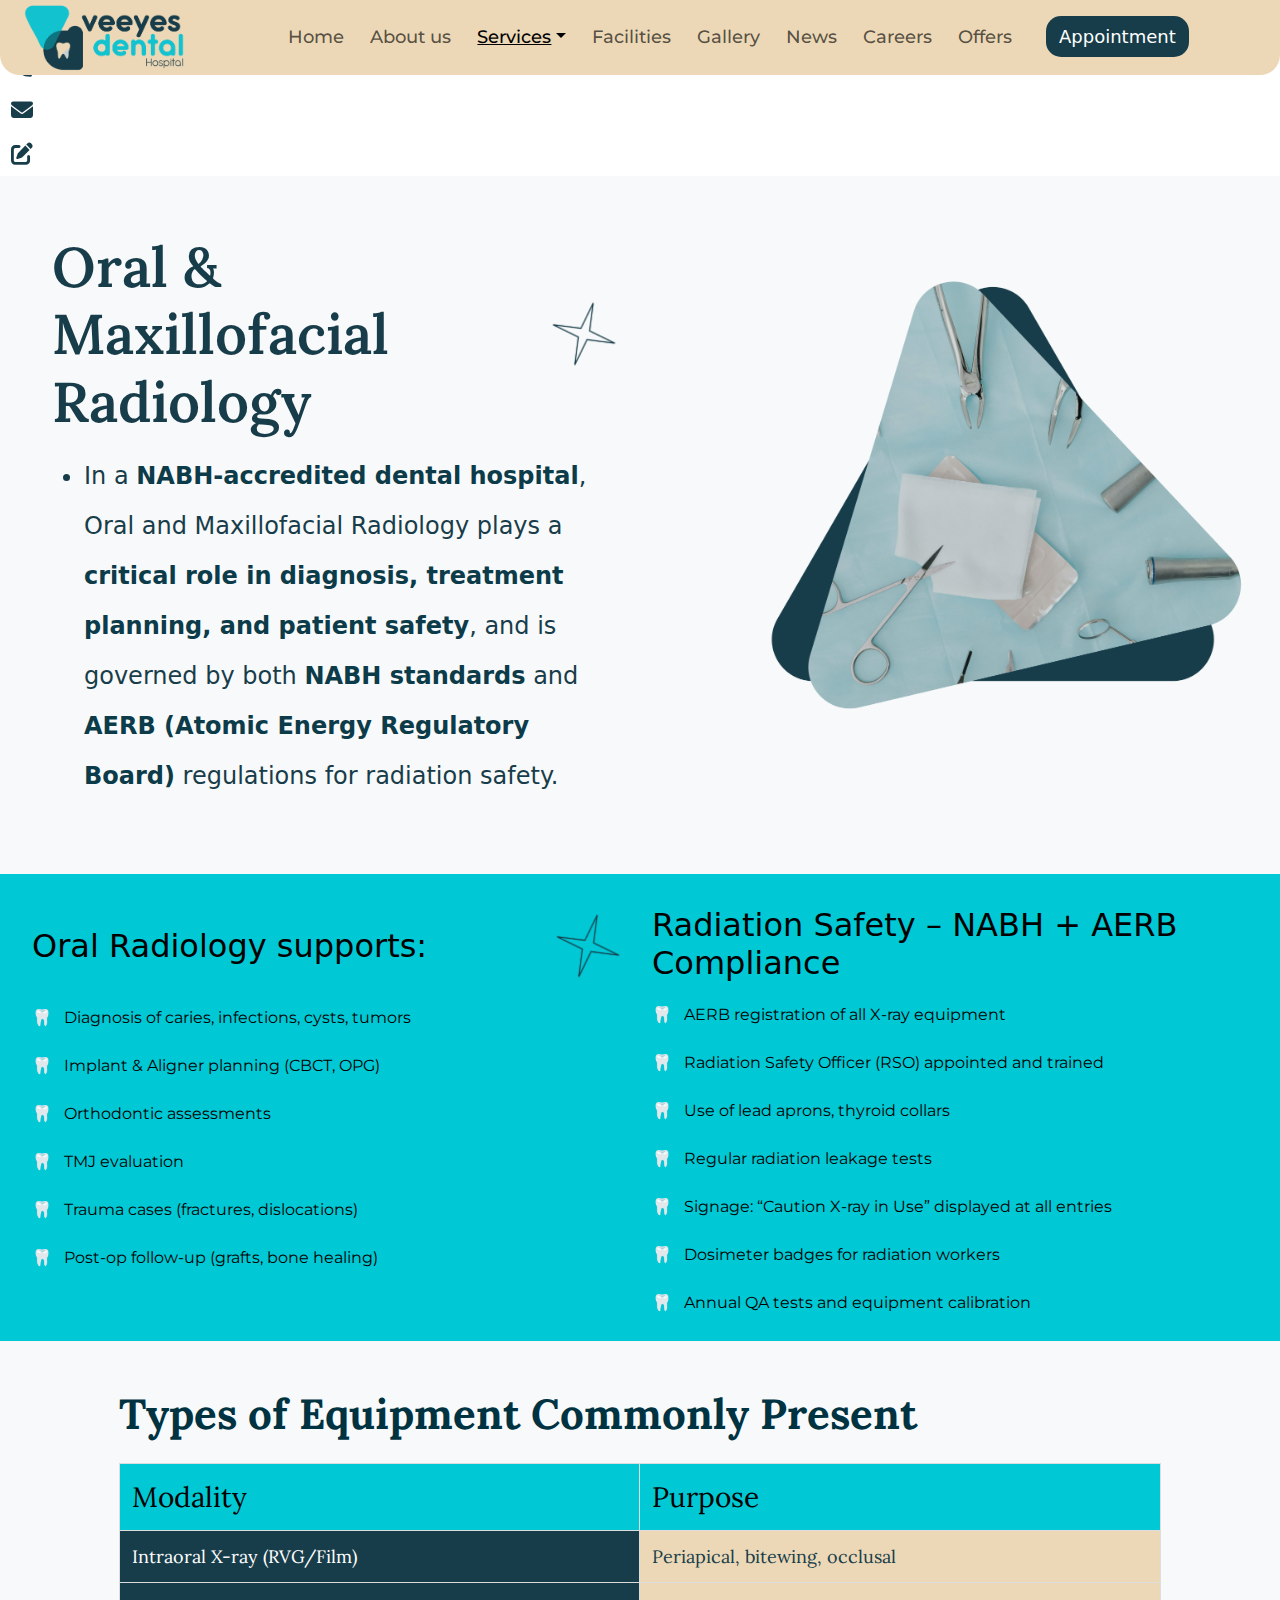
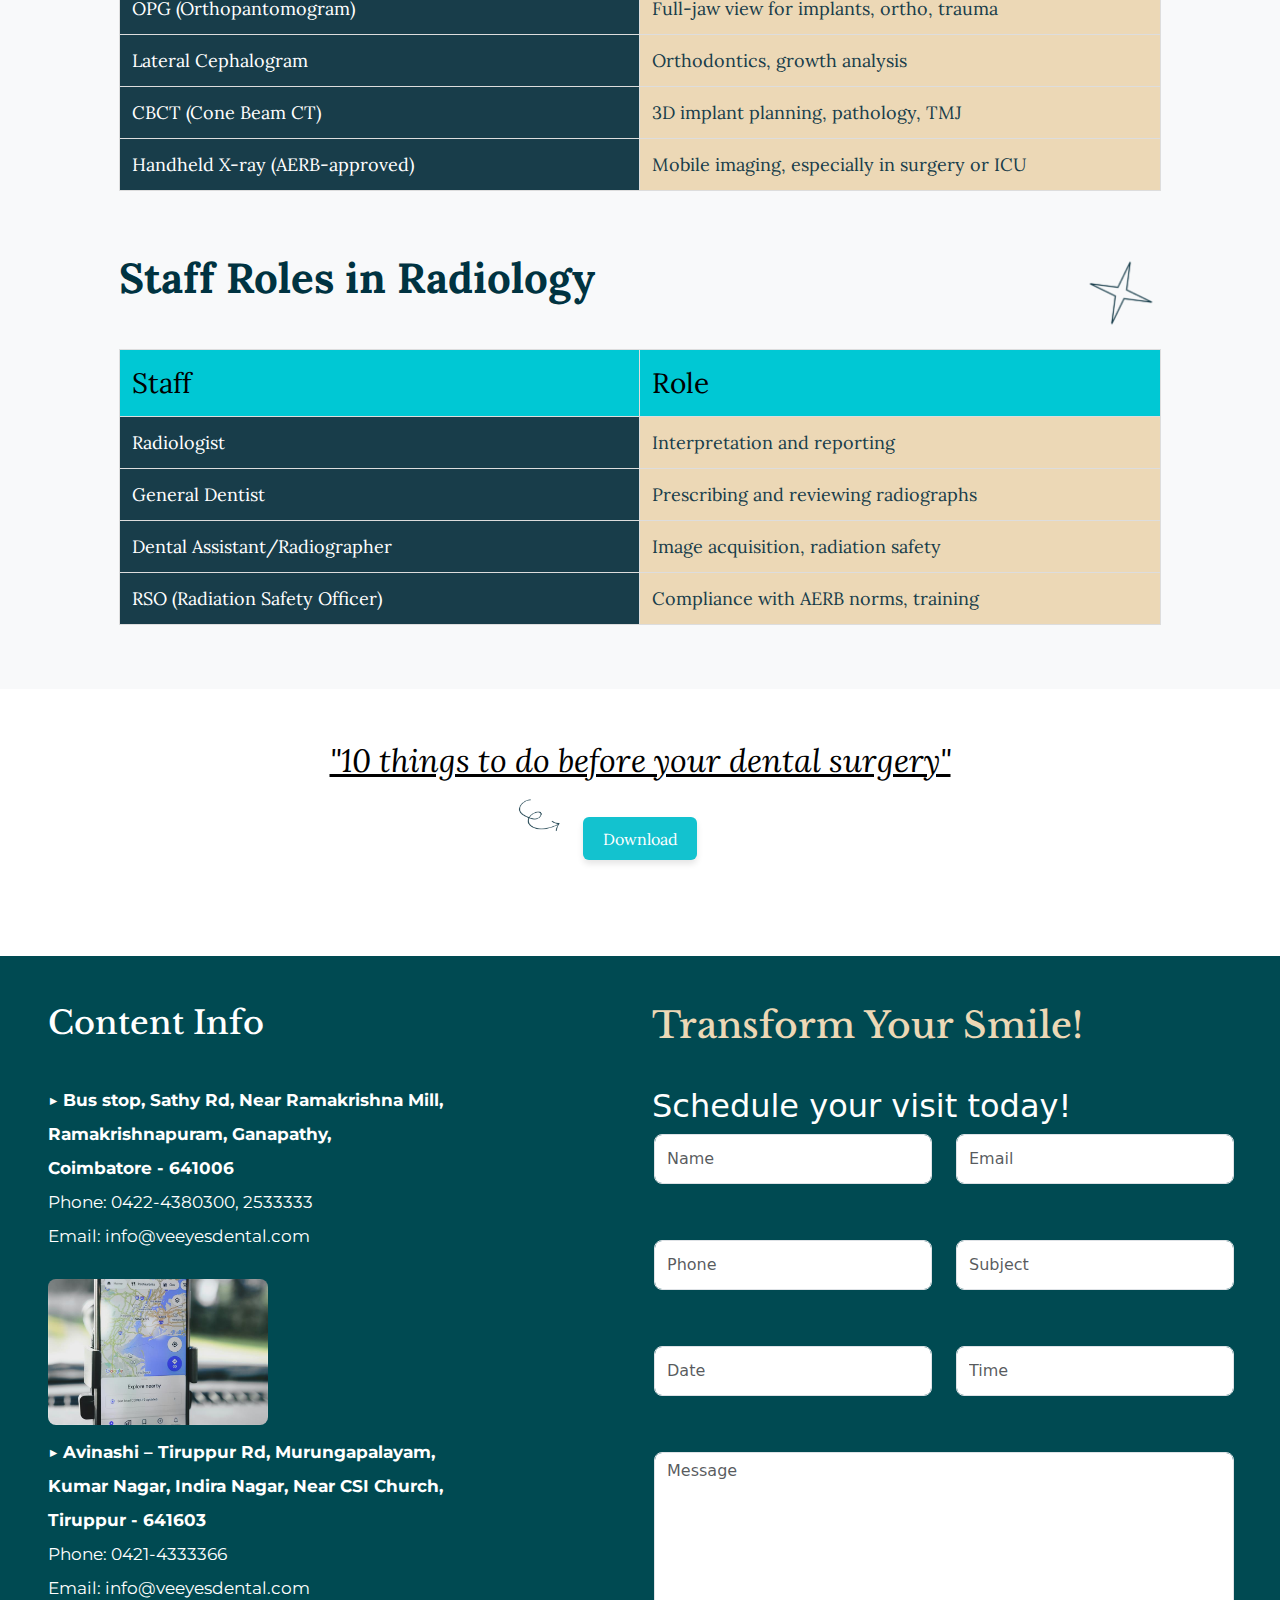
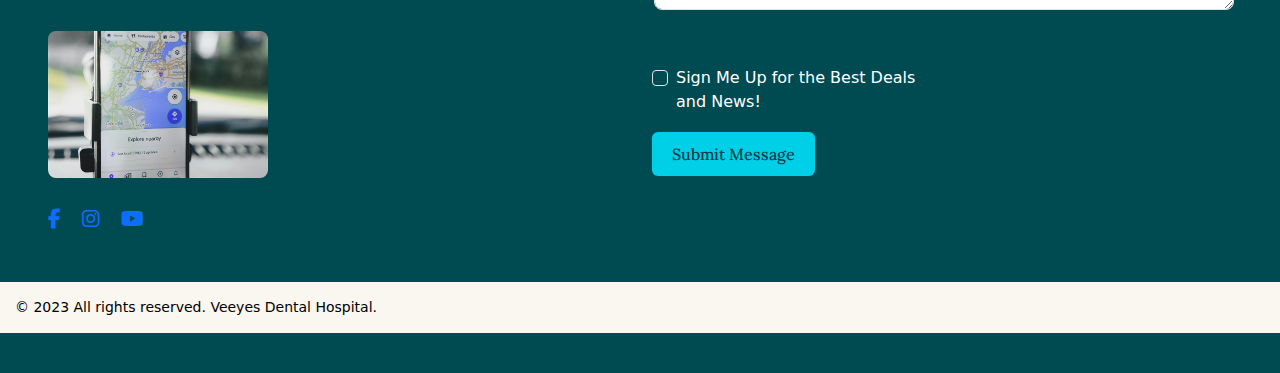
<file: subMenusPages/oral-maxillofacial-radiology.html>
<!DOCTYPE html>
<html lang="en">

<head>
    <meta charset="UTF-8">
    <meta name="viewport" content="width=device-width, initial-scale=1.0">
    <title>Veeyes dental</title>
    <link href="https://fonts.googleapis.com/css2?family=Libre+Baskerville:wght@700&display=swap" rel="stylesheet">
    <link href="https://fonts.googleapis.com/css2?family=Montserrat:wght@500;600&display=swap" rel="stylesheet">

    <link href="https://fonts.googleapis.com/css2?family=Lora&display=swap" rel="stylesheet">


    <link rel="stylesheet" href="https://cdnjs.cloudflare.com/ajax/libs/font-awesome/6.5.0/css/all.min.css">

    <!-- Bootstrap CSS -->
    <link href="https://cdn.jsdelivr.net/npm/bootstrap@5.3.3/dist/css/bootstrap.min.css" rel="stylesheet">

    <!-- Bootstrap JS Bundle (includes Popper) -->
    <script src="https://cdn.jsdelivr.net/npm/bootstrap@5.3.3/dist/js/bootstrap.bundle.min.js"></script>
    <link rel="stylesheet" href="../css/nav.css">
    <link rel="stylesheet" href="../css/footer.css">
    <link rel="stylesheet" href="../css/subMenupages/oral-maxillofacial-radiology.css">
</head>

<body>
    <!-- navgation page Starting -->
    <nav class="navbar navbar-expand-lg fixed-top">
        <div class="container-fluid">
            <img src="../images/Veeyes_dental_original_logo.png" class="logo" srcset="">
            <button class="navbar-toggler" type="button" data-bs-toggle="collapse" data-bs-target="#navbarNavDropdown"
                aria-controls="navbarNavDropdown" aria-expanded="false" aria-label="Toggle navigation">
                <span class="navbar-toggler-icon"></span>
            </button>

            <div class="collapse navbar-collapse justify-content-center" id="navbarNavDropdown">
                <ul class="navbar-nav">
                    <li class="nav-item">
                        <a class="nav-link" aria-current="page" href="../index.html">Home</a>
                    </li>
                    <li class="nav-item">
                        <a class="nav-link" href="#">About us</a>
                    </li>

                    <!-- Services Dropdown with Submenus -->
                    <li class="nav-item dropdown">
                        <a class="nav-link dropdown-toggle active" href="#" role="button">Services</a>
                        <ul class="dropdown-menu">
                            <li class="dropdown-submenu">
                                <a class="dropdown-item" href="#">Dental specialty</a>
                                <ul class="dropdown-menu">
                                    <li><a class="dropdown-item" href="#">General dentistry</a></li>
                                    <li><a class="dropdown-item" href="#">Preventive dental health checkup</a></li>
                                    <li><a class="dropdown-item" href="#">Oral medicine & radiology</a></li>
                                    <li><a class="dropdown-item" href="#">Conservative dentistry & endodontics</a></li>
                                    <li><a class="dropdown-item" href="#">Periodontics</a></li>
                                    <li><a class="dropdown-item" href="#">Oral & maxillofacial surgery</a></li>
                                    <li><a class="dropdown-item" href="#">Prosthodontics & maxillofacial prosthesis</a>
                                    </li>
                                    <li><a class="dropdown-item" href="#">Pediatric & preventive dentistry</a></li>
                                    <li><a class="dropdown-item" href="#">Orthodontics & dentofacial orthopedics</a>
                                    </li>
                                    <li><a class="dropdown-item" href="#">Public health dentistry</a></li>
                                </ul>
                            </li>

                            <li class="dropdown-submenu">
                                <a class="dropdown-item" href="#">Specialized care</a>
                                <ul class="dropdown-menu">
                                    <li><a class="dropdown-item" href="#">Accidental & emergency care</a></li>
                                    <li><a class="dropdown-item" href="#">General anesthesia OT</a></li>
                                    <li><a class="dropdown-item" href="#">Surgical ICU</a></li>
                                    <li><a class="dropdown-item" href="#">Nitrous oxide sedation</a></li>
                                    <li><a class="dropdown-item" href="#">IP admission</a></li>
                                    <li><a class="dropdown-item" href="#">Pharmacy</a></li>
                                </ul>
                            </li>

                            <li class="dropdown-submenu">
                                <a class="dropdown-item" href="#">Super specialty</a>
                                <ul class="dropdown-menu">
                                    <li><a class="dropdown-item" href="#">Implant dentistry</a></li>
                                    <li><a class="dropdown-item" href="#">Minimally invasive dentistry</a></li>
                                    <li><a class="dropdown-item" href="#">Microscopic dentistry</a></li>
                                    <li><a class="dropdown-item" href="#">Laser assisted surgeries</a></li>
                                    <li><a class="dropdown-item" href="#">Facial esthetics</a></li>
                                </ul>
                            </li>

                            <li class="dropdown-submenu">
                                <a class="dropdown-item" href="#">Radiology</a>
                                <ul class="dropdown-menu">
                                    <li><a class="dropdown-item" href="#">Oral radiology - 2D & 3D</a></li>
                                    <li><a class="dropdown-item" href="#">Digital intra oral scan</a></li>
                                    <li><a class="dropdown-item" href="#">Digital implant planning</a></li>
                                    <li><a class="dropdown-item" href="#">Aligner planning</a></li>
                                </ul>
                            </li>

                            <li class="dropdown-submenu">
                                <a class="dropdown-item" href="#">Laboratory</a>
                                <ul class="dropdown-menu">
                                    <li><a class="dropdown-item" href="#">Blood investigation lab</a></li>
                                    <li><a class="dropdown-item" href="#">CADCAM dental lab (4 & 5 axis)</a></li>
                                </ul>
                            </li>
                        </ul>
                    </li>


                    <li class="nav-item">
                        <a class="nav-link" href="#">Facilities</a>
                    </li>
                    <li class="nav-item">
                        <a class="nav-link" href="#">Gallery</a>
                    </li>
                    <li class="nav-item">
                        <a class="nav-link" href="#">News</a>
                    </li>
                    <li class="nav-item">
                        <a class="nav-link" href="#">Careers</a>
                    </li>
                    <li class="nav-item">
                        <a class="nav-link" href="#">Offers</a>
                    </li>
                    <li class="nav-item">
                        <a href="#appointment-section"><button class="btn ms-3" id="appointment"
                                type="button">Appointment</button></a>
                    </li>
                </ul>
            </div>
        </div>
    </nav>
    <!-- navgation page Ending-->

    <!-- Icon page Starting -->
    <div class="fixed-contact-icons">
        <a href="https://wa.me/1234567890" target="_blank" class="icon-link whatsapp">
            <i class="fab fa-whatsapp icon-inner"></i>
            <span class="icon-label">WhatsApp</span>
        </a>
        <a href="tel:+1234567890" class="icon-link call">
            <i class="fas fa-phone icon-inner"></i>
            <span class="icon-label">Call</span>
        </a>
        <a href="mailto:example@example.com" class="icon-link email">
            <i class="fas fa-envelope icon-inner"></i>
            <span class="icon-label">Email</span>
        </a>

        <a href="mailto:example@example.com" class="icon-link email">
            <i class="fas fa-pen-to-square icon-inner"></i>
            <span class="icon-label">Email</span>
        </a>
    </div>
    <!-- Icon page Ending -->

    <!-- Home banner Starting -->
    <div class="container-fluid ps-3 pe-3 bg-light" id="home">
        <div class="row">
            <div class="col-md-6 d-flex flex-column justify-content-center ps-5 pe-3">
                <div class="d-flex justify-content-between align-items-center">
                    <h1 class="m-0">Oral & Maxillofacial Radiology</h1>
                    <img src="../images/star.png" style="width: 80px;" alt="">
                </div>

                <ul class="pt-3">
                    <li>In a <span class="highlight">NABH-accredited dental hospital</span>, Oral and Maxillofacial
                        Radiology plays a
                        <span class="highlight">critical role in diagnosis, treatment planning, and patient
                            safety</span>, and is governed by both
                        <span class="highlight">NABH standards</span> and
                        <span class="highlight">AERB (Atomic Energy Regulatory Board)</span> regulations for radiation
                        safety.
                    </li>

                </ul>
            </div>
            <div class="col-md-6">
                <img src="../images/surgical_triangle_image.png" class="img-fluid"
                    alt="Surgical dentistry illustration">
            </div>
        </div>
    </div>
    <!-- Home banner Ending -->


    <div class="container-fluid radiology-support">
        <div class="row text-center text-md-start ps-3 pb-3 pe-3">
            <div class="col-md-6">
                <h2 class="d-flex justify-content-between align-items-center">
                    Oral Radiology supports:
                    <img src="../images/star.png" style="width: 80px;" alt="Star icon">
                </h2>

                <ul class="list-unstyled">
                    <li class="list-group-item"><span class="list-icon">🦷</span> Diagnosis of caries, infections,
                        cysts, tumors</li>
                    <li class="list-group-item"><span class="list-icon">🦷</span> Implant & Aligner planning (CBCT, OPG)
                    </li>
                    <li class="list-group-item"><span class="list-icon">🦷</span> Orthodontic assessments</li>
                    <li class="list-group-item"><span class="list-icon">🦷</span> TMJ evaluation</li>
                    <li class="list-group-item"><span class="list-icon">🦷</span> Trauma cases (fractures, dislocations)
                    </li>
                    <li class="list-group-item"><span class="list-icon">🦷</span> Post-op follow-up (grafts, bone
                        healing)</li>
                </ul>
            </div>


            <div class="col-md-6">
                <h2>Radiation Safety – NABH + AERB Compliance</h2>
                <ul class="list-unstyled">
                    <li class="list-group-item"><span class="list-icon">🦷</span> AERB registration of all X-ray
                        equipment</li>
                    <li class="list-group-item"><span class="list-icon">🦷</span> Radiation Safety Officer (RSO)
                        appointed and trained</li>
                    <li class="list-group-item"><span class="list-icon">🦷</span> Use of lead aprons, thyroid collars
                    </li>
                    <li class="list-group-item"><span class="list-icon">🦷</span> Regular radiation leakage tests</li>
                    <li class="list-group-item"><span class="list-icon">🦷</span> Signage: “Caution X-ray in Use”
                        displayed at all entries</li>
                    <li class="list-group-item"><span class="list-icon">🦷</span> Dosimeter badges for radiation workers
                    </li>
                    <li class="list-group-item"><span class="list-icon">🦷</span> Annual QA tests and equipment
                        calibration</li>
                </ul>
            </div>
        </div>
    </div>

    <section class="procedure-table-section bg-light py-5">
        <div class="container-fluid">
            <div class="row">
                <div class="col-md-1 order-md-1 order-2 d-flex justify-content-center align-items-center">
                </div>

                <div class="col-md-10 order-md-2 order-1">
                    <h3 class="table-heading mb-4 fw-bold">Types of Equipment Commonly Present</h3>
                    <div class="table-responsive">
                        <table class="table custom-table">
                            <thead>
                                <tr>
                                    <th>Modality</th>
                                    <th>Purpose</th>
                                </tr>
                            </thead>
                            <tbody>

                                <tr>
                                    <th scope="row">Intraoral X-ray (RVG/Film)</th>
                                    <td>Periapical, bitewing, occlusal</td>
                                </tr>
                                <tr>
                                    <th scope="row">OPG (Orthopantomogram)</th>
                                    <td>Full-jaw view for implants, ortho, trauma</td>
                                </tr>
                                <tr>
                                    <th scope="row">Lateral Cephalogram</th>
                                    <td>Orthodontics, growth analysis</td>
                                </tr>
                                <tr>
                                    <th scope="row">CBCT (Cone Beam CT)</th>
                                    <td>3D implant planning, pathology, TMJ</td>
                                </tr>
                                <tr>
                                    <th scope="row">Handheld X-ray (AERB-approved)</th>
                                    <td>Mobile imaging, especially in surgery or ICU</td>
                                </tr>

                            </tbody>
                        </table>
                    </div>
                </div>
            </div>
        </div>
    </section>


    <section class="procedure-table-section bg-light py-5">
        <div class="container-fluid">
            <div class="row">
                <div class="col-md-1"></div>
                <div class="col-md-10">

                    <div class="d-flex justify-content-between align-items-start mb-3">
                        <h3 class="table-heading fw-bold">Staff Roles in Radiology</h3>
                        <img src="../images/star.png" alt="Star Icon" style="width: 80px;">
                    </div>
                    <div class="table-responsive">
                        <table class="table custom-table">
                            <thead>
                                <tr>
                                    <th>Staff</th>
                                    <th>Role</th>
                                </tr>
                            </thead>
                            <tbody>

                                <tr>
                                    <th scope="row">Radiologist</th>
                                    <td>Interpretation and reporting</td>
                                </tr>
                                <tr>
                                    <th scope="row">General Dentist</th>
                                    <td>Prescribing and reviewing radiographs</td>
                                </tr>
                                <tr>
                                    <th scope="row">Dental Assistant/Radiographer</th>
                                    <td>Image acquisition, radiation safety</td>
                                </tr>
                                <tr>
                                    <th scope="row">RSO (Radiation Safety Officer)</th>
                                    <td>Compliance with AERB norms, training</td>
                                </tr>
                            </tbody>
                        </table>
                    </div>
                </div>

                <div class="col-md-1 d-flex justify-content-center align-items-center">
                </div>
            </div>
        </div>
    </section>




    <section class="download-section text-center">
        <p class="download-title"><em><u>"10 things to do before your dental surgery"</u></em></p>
        <div class="arrow-container">
            <img src="../images/download_arrow.png" class="curved-arrow" alt="Curved Arrow">
            <a href="10-things-before-dental-surgery.pdf" class="btn download-btn" download>Download</a>
        </div>
    </section>



    <!-- footer page Starting -->
    <div class="container-fluid contact-section mt-5  pt-5" id="appointment-section">
        <div class="row ps-5 pe-5">
            <div class="col-lg-6 col-md-5 col-sm-12 col-12 contact-info">
                <h3>Content Info</h3>
                <p><strong>▶ Bus stop, Sathy Rd, Near Ramakrishna Mill,<br>
                        Ramakrishnapuram, Ganapathy,<br>
                        Coimbatore - 641006</strong><br>
                    Phone: 0422-4380300, 2533333<br>
                    Email: info@veeyesdental.com
                </p>
                <img src="../images/map_image.jpg" class="img-fluid" alt="Coimbatore Location" />

                <p><strong>▶ Avinashi – Tiruppur Rd, Murungapalayam,<br>
                        Kumar Nagar, Indira Nagar, Near CSI Church,<br>
                        Tiruppur - 641603</strong><br>
                    Phone: 0421-4333366<br>
                    Email: info@veeyesdental.com
                </p>
                <img src="../images/map_image.jpg" class="img-fluid" alt="Tiruppur Location" />

                <!-- Social Icons -->
                <div class="social-icons mt-3 mb-5">
                    <a href="#" class="me-3 fs-5 icon-link2 "><i class="fab fa-facebook-f"></i></a>
                    <a href="#" class="me-3 fs-5 icon-link2 "><i class="fab fa-instagram "></i></a>
                    <a href="#" class="me-3 fs-5 icon-link2 "><i class="fab fa-youtube "></i></a>
                </div>

            </div>

            <!-- Contact Form -->
            <div class="col-lg-6 col-md-7 col-sm-12 col-12 ">

                <h1>Transform Your
                    Smile!</h1>
                <h2 class="section-title text-white">Schedule your visit today!</h2>
                <form>
                    <div class="row g-4">
                        <div class="col-md-6">
                            <input type="text" class="form-control" placeholder="Name" required />
                        </div>
                        <div class="col-md-6">
                            <input type="email" class="form-control" placeholder="Email" required />
                        </div>
                        <div class="col-md-6">
                            <input type="text" class="form-control" placeholder="Phone" />
                        </div>
                        <div class="col-md-6">
                            <input type="text" class="form-control" placeholder="Subject" />
                        </div>
                        <div class="col-md-6">
                            <input type="text" class="form-control" placeholder="Date" />
                        </div>
                        <div class="col-md-6">
                            <input type="text" class="form-control" placeholder="Time" />
                        </div>
                        <div class="col-12">
                            <textarea class="form-control" rows="6" placeholder="Message"></textarea>
                        </div>
                        <div class="col-md-6 col-12">
                            <div class="form-check text-white">
                                <input class="form-check-input" type="checkbox" id="newsCheck"
                                    style="background-color: transparent;">
                                <label class="form-check-label" for="newsCheck">
                                    Sign Me Up for the Best Deals and News!
                                </label>
                            </div>
                            <button type="submit" class="submit-btn mt-3">Submit Message</button>
                        </div>
                    </div>
                </form>
            </div>

        </div>
        <div class="footer">
            <span style="color: black;">© 2023 All rights reserved. Veeyes Dental Hospital.</span>
        </div>
    </div>
    <!-- footer page Ending -->
</body>

</html>
</file>
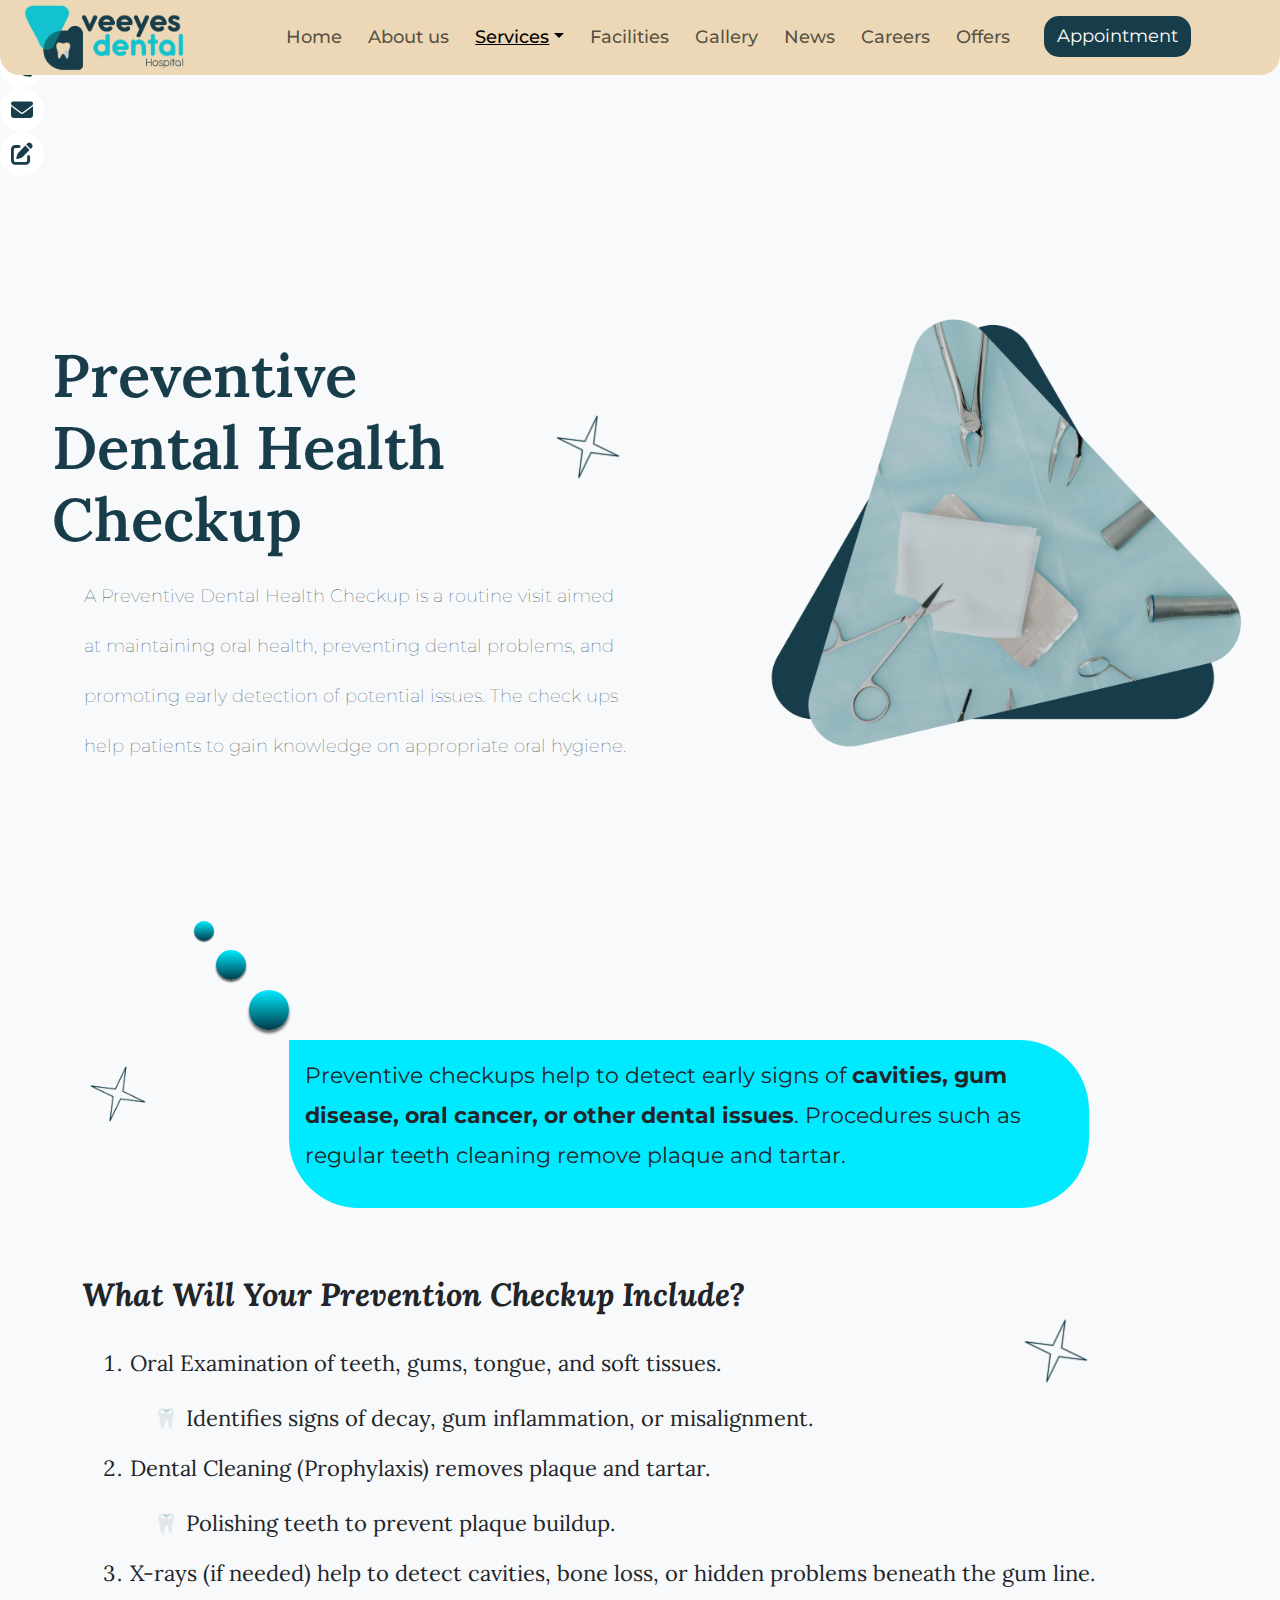
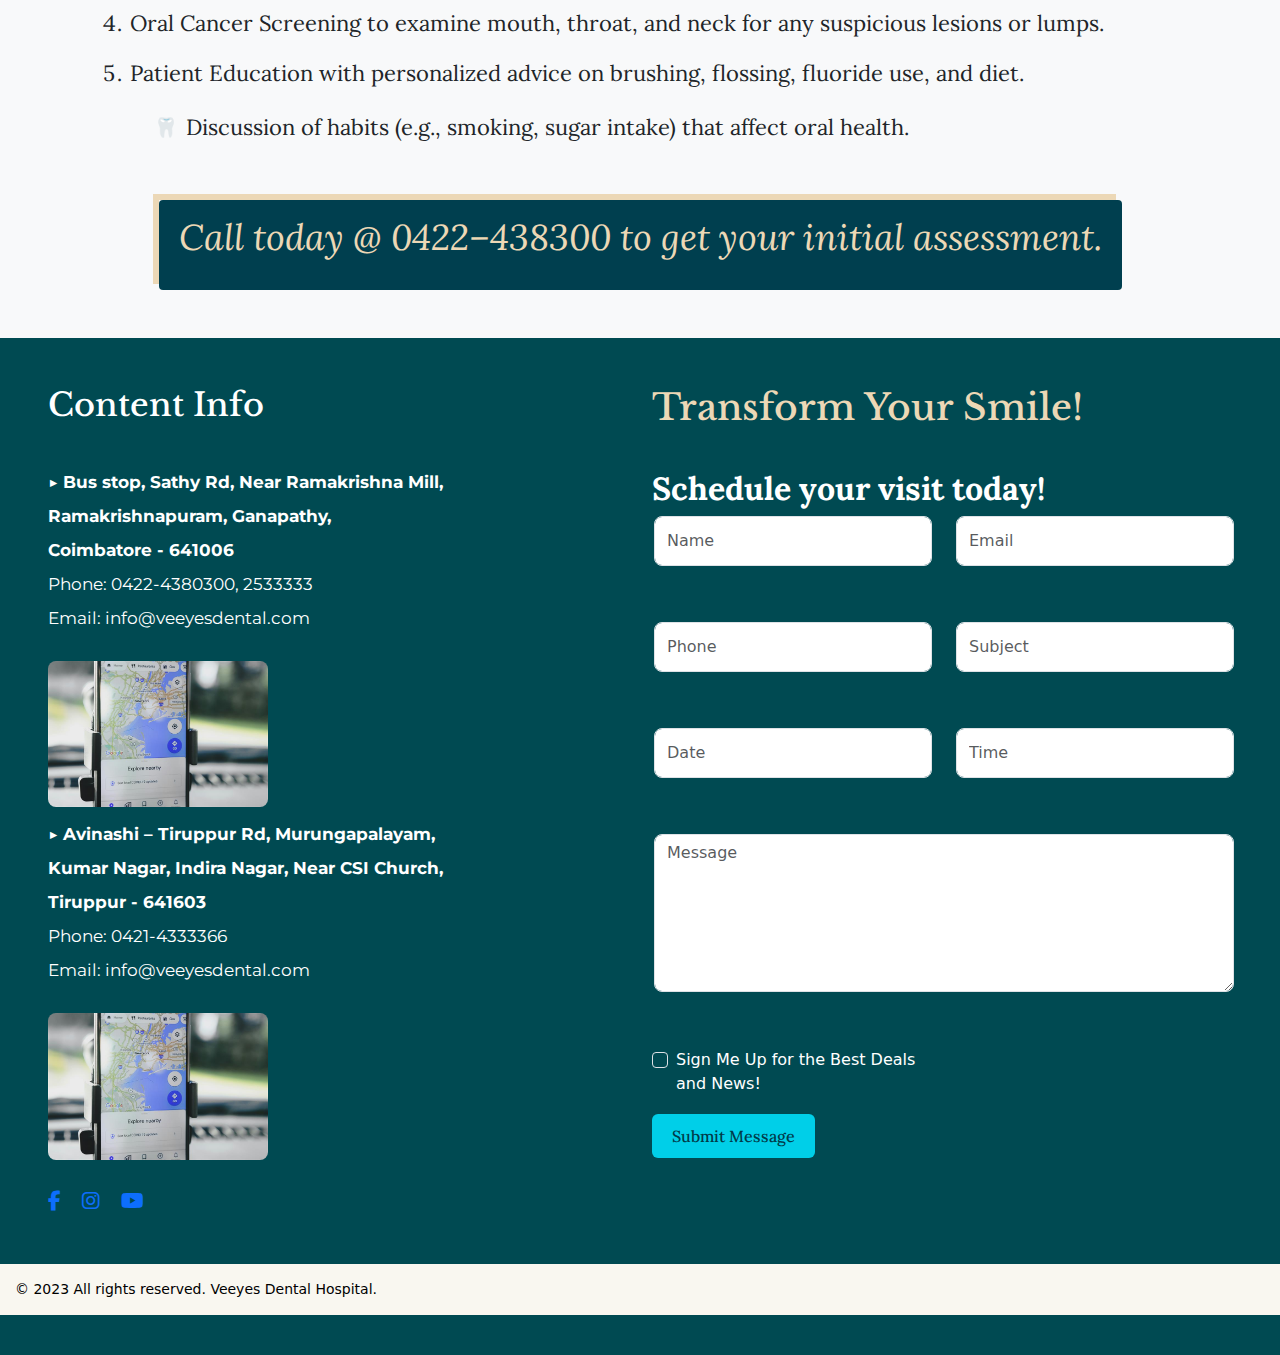
<file: subMenusPages/periodontics.html>
<!DOCTYPE html>
<html lang="en">

<head>
    <meta charset="UTF-8">
    <meta name="viewport" content="width=device-width, initial-scale=1.0">
    <title>Veeyes dental</title>
    <link href="https://fonts.googleapis.com/css2?family=Libre+Baskerville:wght@700&display=swap" rel="stylesheet">
    <link href="https://fonts.googleapis.com/css2?family=Montserrat:wght@500;600&display=swap" rel="stylesheet">

    <link href="https://fonts.googleapis.com/css2?family=Lora&display=swap" rel="stylesheet">


    <link rel="stylesheet" href="https://cdnjs.cloudflare.com/ajax/libs/font-awesome/6.5.0/css/all.min.css">

    <!-- Bootstrap CSS -->
    <link href="https://cdn.jsdelivr.net/npm/bootstrap@5.3.3/dist/css/bootstrap.min.css" rel="stylesheet">

    <!-- Bootstrap JS Bundle (includes Popper) -->
    <script src="https://cdn.jsdelivr.net/npm/bootstrap@5.3.3/dist/js/bootstrap.bundle.min.js"></script>
    <link rel="stylesheet" href="../css/nav.css">
    <link rel="stylesheet" href="../css/footer.css">
    <link rel="stylesheet" href="../css/subMenupages/periodontics.css">
</head>

<body class="bg-light">
    <!-- navgation page Starting -->
    <nav class="navbar navbar-expand-lg fixed-top">
        <div class="container-fluid">
            <img src="../images/Veeyes_dental_original_logo.png" class="logo" srcset="">
            <button class="navbar-toggler" type="button" data-bs-toggle="collapse" data-bs-target="#navbarNavDropdown"
                aria-controls="navbarNavDropdown" aria-expanded="false" aria-label="Toggle navigation">
                <span class="navbar-toggler-icon"></span>
            </button>

            <div class="collapse navbar-collapse justify-content-center" id="navbarNavDropdown">
                <ul class="navbar-nav">
                    <li class="nav-item">
                        <a class="nav-link" aria-current="page" href="../index.html">Home</a>
                    </li>
                    <li class="nav-item">
                        <a class="nav-link" href="#">About us</a>
                    </li>

                    <!-- Services Dropdown with Submenus -->
                    <li class="nav-item dropdown">
                        <a class="nav-link dropdown-toggle active" href="#" role="button">Services</a>
                        <ul class="dropdown-menu">
                            <li class="dropdown-submenu">
                                <a class="dropdown-item" href="#">Dental specialty</a>
                                <ul class="dropdown-menu">
                                    <li><a class="dropdown-item" href="#">General dentistry</a></li>
                                    <li><a class="dropdown-item" href="#">Preventive dental health checkup</a></li>
                                    <li><a class="dropdown-item" href="#">Oral medicine & radiology</a></li>
                                    <li><a class="dropdown-item" href="#">Conservative dentistry & endodontics</a></li>
                                    <li><a class="dropdown-item" href="#">Periodontics</a></li>
                                    <li><a class="dropdown-item" href="#">Oral & maxillofacial surgery</a></li>
                                    <li><a class="dropdown-item" href="#">Prosthodontics & maxillofacial prosthesis</a>
                                    </li>
                                    <li><a class="dropdown-item" href="#">Pediatric & preventive dentistry</a></li>
                                    <li><a class="dropdown-item" href="#">Orthodontics & dentofacial orthopedics</a>
                                    </li>
                                    <li><a class="dropdown-item" href="#">Public health dentistry</a></li>
                                </ul>
                            </li>

                            <li class="dropdown-submenu">
                                <a class="dropdown-item" href="#">Specialized care</a>
                                <ul class="dropdown-menu">
                                    <li><a class="dropdown-item" href="#">Accidental & emergency care</a></li>
                                    <li><a class="dropdown-item" href="#">General anesthesia OT</a></li>
                                    <li><a class="dropdown-item" href="#">Surgical ICU</a></li>
                                    <li><a class="dropdown-item" href="#">Nitrous oxide sedation</a></li>
                                    <li><a class="dropdown-item" href="#">IP admission</a></li>
                                    <li><a class="dropdown-item" href="#">Pharmacy</a></li>
                                </ul>
                            </li>

                            <li class="dropdown-submenu">
                                <a class="dropdown-item" href="#">Super specialty</a>
                                <ul class="dropdown-menu">
                                    <li><a class="dropdown-item" href="#">Implant dentistry</a></li>
                                    <li><a class="dropdown-item" href="#">Minimally invasive dentistry</a></li>
                                    <li><a class="dropdown-item" href="#">Microscopic dentistry</a></li>
                                    <li><a class="dropdown-item" href="#">Laser assisted surgeries</a></li>
                                    <li><a class="dropdown-item" href="#">Facial esthetics</a></li>
                                </ul>
                            </li>

                            <li class="dropdown-submenu">
                                <a class="dropdown-item" href="#">Radiology</a>
                                <ul class="dropdown-menu">
                                    <li><a class="dropdown-item" href="#">Oral radiology - 2D & 3D</a></li>
                                    <li><a class="dropdown-item" href="#">Digital intra oral scan</a></li>
                                    <li><a class="dropdown-item" href="#">Digital implant planning</a></li>
                                    <li><a class="dropdown-item" href="#">Aligner planning</a></li>
                                </ul>
                            </li>

                            <li class="dropdown-submenu">
                                <a class="dropdown-item" href="#">Laboratory</a>
                                <ul class="dropdown-menu">
                                    <li><a class="dropdown-item" href="#">Blood investigation lab</a></li>
                                    <li><a class="dropdown-item" href="#">CADCAM dental lab (4 & 5 axis)</a></li>
                                </ul>
                            </li>
                        </ul>
                    </li>


                    <li class="nav-item">
                        <a class="nav-link" href="#">Facilities</a>
                    </li>
                    <li class="nav-item">
                        <a class="nav-link" href="#">Gallery</a>
                    </li>
                    <li class="nav-item">
                        <a class="nav-link" href="#">News</a>
                    </li>
                    <li class="nav-item">
                        <a class="nav-link" href="#">Careers</a>
                    </li>
                    <li class="nav-item">
                        <a class="nav-link" href="#">Offers</a>
                    </li>
                    <li class="nav-item">
                        <a href="#appointment-section"><button class="btn ms-3" id="appointment"
                                type="button">Appointment</button></a>
                    </li>
                </ul>
            </div>
        </div>
    </nav>
    <!-- navgation page Ending-->

    <!-- Icon page Starting -->
    <div class="fixed-contact-icons">
        <a href="https://wa.me/1234567890" target="_blank" class="icon-link whatsapp">
            <i class="fab fa-whatsapp icon-inner"></i>
            <span class="icon-label">WhatsApp</span>
        </a>
        <a href="tel:+1234567890" class="icon-link call">
            <i class="fas fa-phone icon-inner"></i>
            <span class="icon-label">Call</span>
        </a>
        <a href="mailto:example@example.com" class="icon-link email">
            <i class="fas fa-envelope icon-inner"></i>
            <span class="icon-label">Email</span>
        </a>

        <a href="mailto:example@example.com" class="icon-link email">
            <i class="fas fa-pen-to-square icon-inner"></i>
            <span class="icon-label">Email</span>
        </a>
    </div>
    <!-- Icon page Ending -->

    <!-- Home banner Starting -->
    <div class="container-fluid ps-3 pe-3 bg-light" id="home">
        <div class="row">
            <div class="col-md-6 d-flex flex-column justify-content-center ps-5">

                <div class="d-flex justify-content-between align-items-center">

                    <h1 class="m-0">Preventive Dental Health Checkup</h1>
                    <img src="../images/star.png" style="width: 80px;" alt="">
                </div>
                <ul class="pt-3">
                    <li> A Preventive Dental Health Checkup is a routine visit aimed at maintaining oral health,
                        preventing dental problems, and promoting early detection of potential issues. The check ups
                        help patients to gain knowledge on appropriate oral hygiene.</li>

                </ul>

            </div>
            <div class="col-md-6">
                <img src="../images/surgical_triangle_image.png" class="img-fluid"
                    alt="Surgical dentistry illustration">
            </div>
        </div>
    </div>
    <!-- Home banner Ending -->

    <div class="container  mb-5 circle-div">
        <div class="my-circles">
            <div class="circle small"></div>
            <div class="circle medium"></div>
            <div class="circle large"></div>
        </div>
        <div class="row pt-5">
            <div class="col-md-1 d-flex justify-content-center align-items-center"> <img src="../images/star.png" alt=""
                    style="width: 70px;"></div>
            <div class="col-md-11 pt-5" style="margin-top:1%;">
                <div class="content-box">
                    <div class="content-text p-3">
                        <p>
                            Preventive checkups help to detect early signs of
                            <strong>cavities, gum disease, oral cancer, or other dental issues</strong>.
                            Procedures such as regular teeth cleaning remove plaque and tartar.
                        </p>

                    </div>
                </div>
            </div>




        </div>
    </div>

    <div class="container my-5 position-relative">
        <h2 class="fw-bold mb-4 header">What Will Your Prevention Checkup Include?</h2>
        <ol class="checkup-list">
            <li>
                Oral Examination of teeth, gums, tongue, and soft tissues.
                <div class="icon-line">
                    <span class="tooth-icon">🦷</span>
                    Identifies signs of decay, gum inflammation, or misalignment.
                </div>
            </li>
            <li>
                Dental Cleaning (Prophylaxis) removes plaque and tartar.
                <div class="icon-line">
                    <span class="tooth-icon">🦷</span>
                    Polishing teeth to prevent plaque buildup.
                </div>
            </li>
            <li>
                X-rays (if needed) help to detect cavities, bone loss, or hidden problems beneath the gum line.
            </li>
            <li>
                Oral Cancer Screening to examine mouth, throat, and neck for any suspicious lesions or lumps.
            </li>
            <li>
                Patient Education with personalized advice on brushing, flossing, fluoride use, and diet.
                <div class="icon-line">
                    <span class="tooth-icon">🦷</span>
                    Discussion of habits (e.g., smoking, sugar intake) that affect oral health.
                </div>
            </li>
        </ol>

        <!-- Star Image -->
        <img src="../images/star.png" alt="Decorative Star" class="star-image">
    </div>


    <div class="d-flex justify-content-center align-items-center mb-5 ">
        <div class="container call-banner-wrapper d-flex justify-content-center align-items-center position-relative">
            <div class="call-banner-bg"></div>
            <div class="call-banner-content">
                <p><em>Call today @ 0422–438300 to get your initial assessment.</em></p>
            </div>
        </div>
    </div>




    <!-- footer page Starting -->
    <div class="container-fluid contact-section mt-5 pt-5" id="appointment-section">
        <div class="row ps-5 pe-5">
            <div class="col-lg-6 col-md-5 col-sm-12 col-12 contact-info">
                <h3>Content Info</h3>
                <p><strong>▶ Bus stop, Sathy Rd, Near Ramakrishna Mill,<br>
                        Ramakrishnapuram, Ganapathy,<br>
                        Coimbatore - 641006</strong><br>
                    Phone: 0422-4380300, 2533333<br>
                    Email: info@veeyesdental.com
                </p>
                <img src="../images/map_image.jpg" class="img-fluid" alt="Coimbatore Location" />

                <p><strong>▶ Avinashi – Tiruppur Rd, Murungapalayam,<br>
                        Kumar Nagar, Indira Nagar, Near CSI Church,<br>
                        Tiruppur - 641603</strong><br>
                    Phone: 0421-4333366<br>
                    Email: info@veeyesdental.com
                </p>
                <img src="../images/map_image.jpg" class="img-fluid" alt="Tiruppur Location" />

                <!-- Social Icons -->
                <div class="social-icons mt-3 mb-5">
                    <a href="#" class="me-3 fs-5 icon-link2 "><i class="fab fa-facebook-f"></i></a>
                    <a href="#" class="me-3 fs-5 icon-link2 "><i class="fab fa-instagram "></i></a>
                    <a href="#" class="me-3 fs-5 icon-link2 "><i class="fab fa-youtube "></i></a>
                </div>

            </div>

            <!-- Contact Form -->
            <div class="col-lg-6 col-md-7 col-sm-12 col-12 ">

                <h1>Transform Your
                    Smile!</h1>
                <h2 class="section-title text-white">Schedule your visit today!</h2>
                <form>
                    <div class="row g-4">
                        <div class="col-md-6">
                            <input type="text" class="form-control" placeholder="Name" required />
                        </div>
                        <div class="col-md-6">
                            <input type="email" class="form-control" placeholder="Email" required />
                        </div>
                        <div class="col-md-6">
                            <input type="text" class="form-control" placeholder="Phone" />
                        </div>
                        <div class="col-md-6">
                            <input type="text" class="form-control" placeholder="Subject" />
                        </div>
                        <div class="col-md-6">
                            <input type="text" class="form-control" placeholder="Date" />
                        </div>
                        <div class="col-md-6">
                            <input type="text" class="form-control" placeholder="Time" />
                        </div>
                        <div class="col-12">
                            <textarea class="form-control" rows="6" placeholder="Message"></textarea>
                        </div>
                        <div class="col-md-6 col-12">
                            <div class="form-check text-white">
                                <input class="form-check-input" type="checkbox" id="newsCheck"
                                    style="background-color: transparent;">
                                <label class="form-check-label" for="newsCheck">
                                    Sign Me Up for the Best Deals and News!
                                </label>
                            </div>
                            <button type="submit" class="submit-btn mt-3">Submit Message</button>
                        </div>
                    </div>
                </form>
            </div>

        </div>
        <div class="footer">
            <span style="color: black;">© 2023 All rights reserved. Veeyes Dental Hospital.</span>
        </div>
    </div>
    <!-- footer page Ending -->

</body>

</html>
</file>
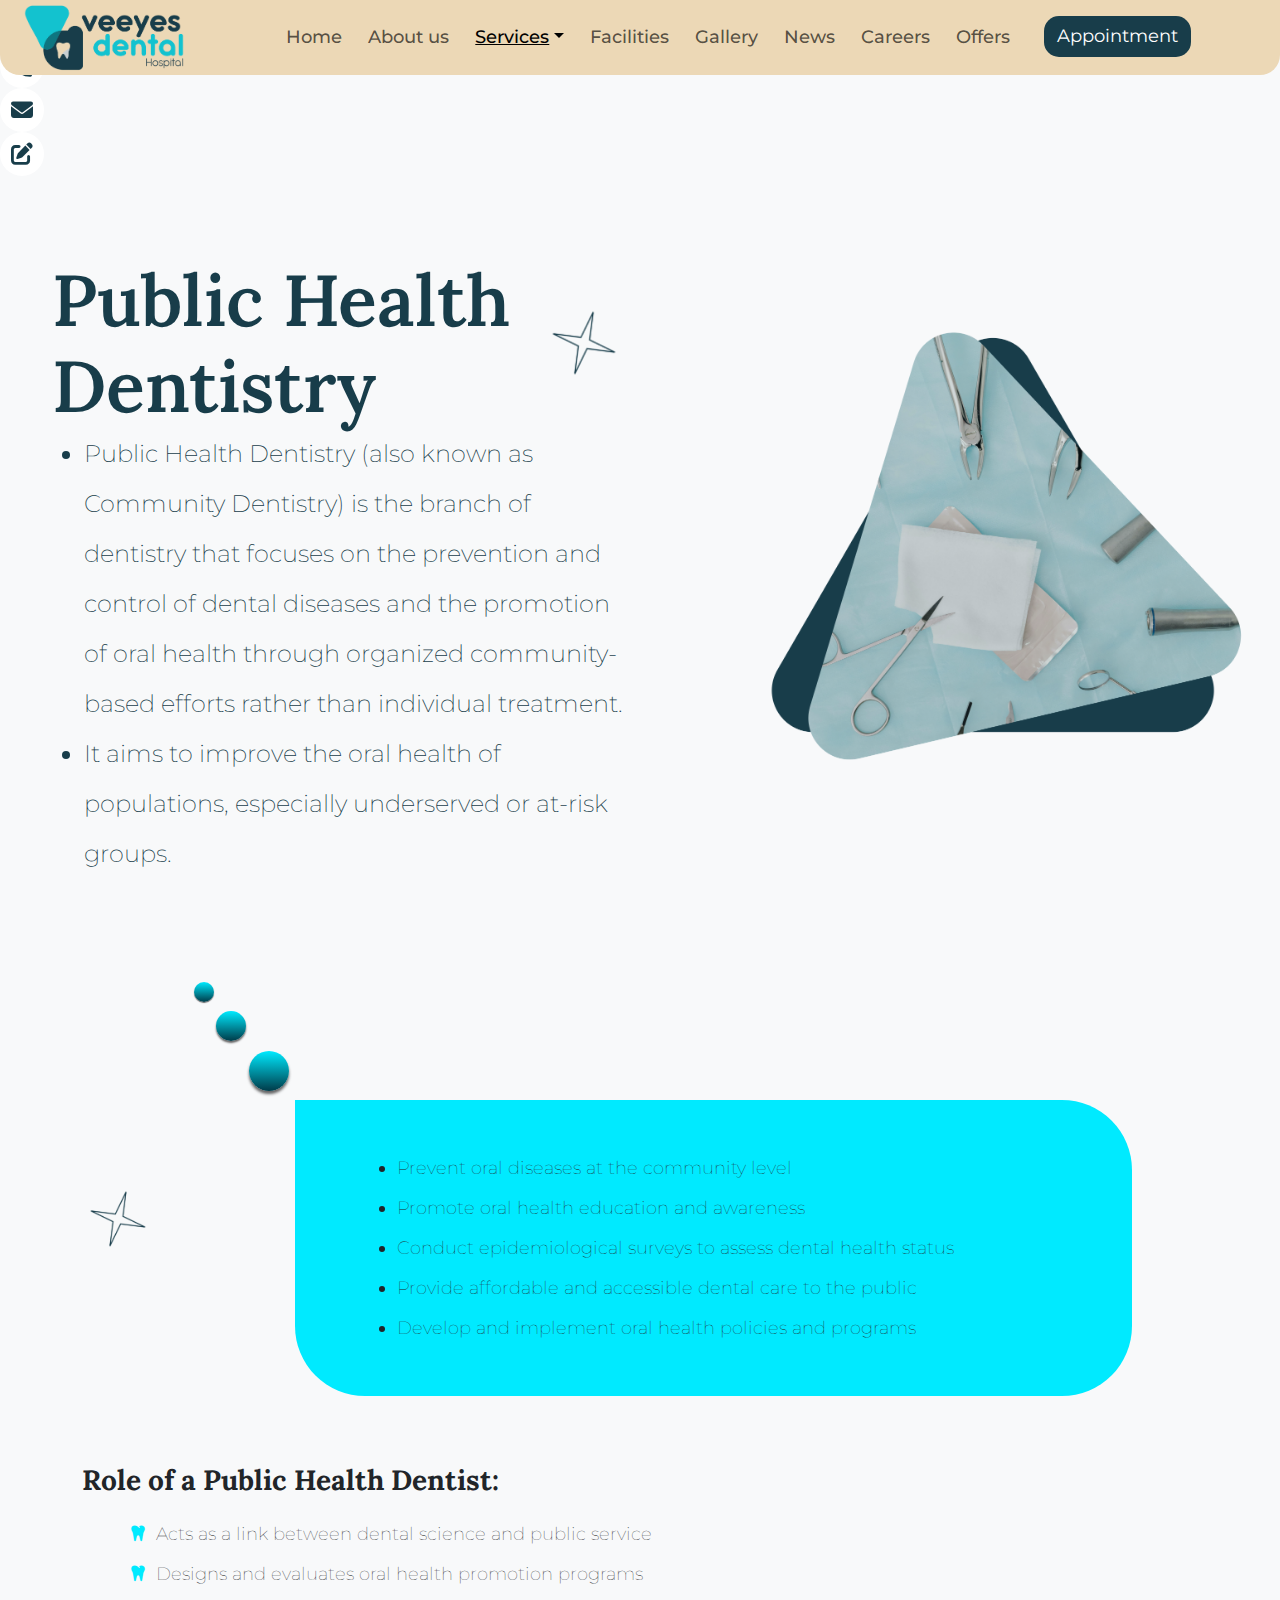
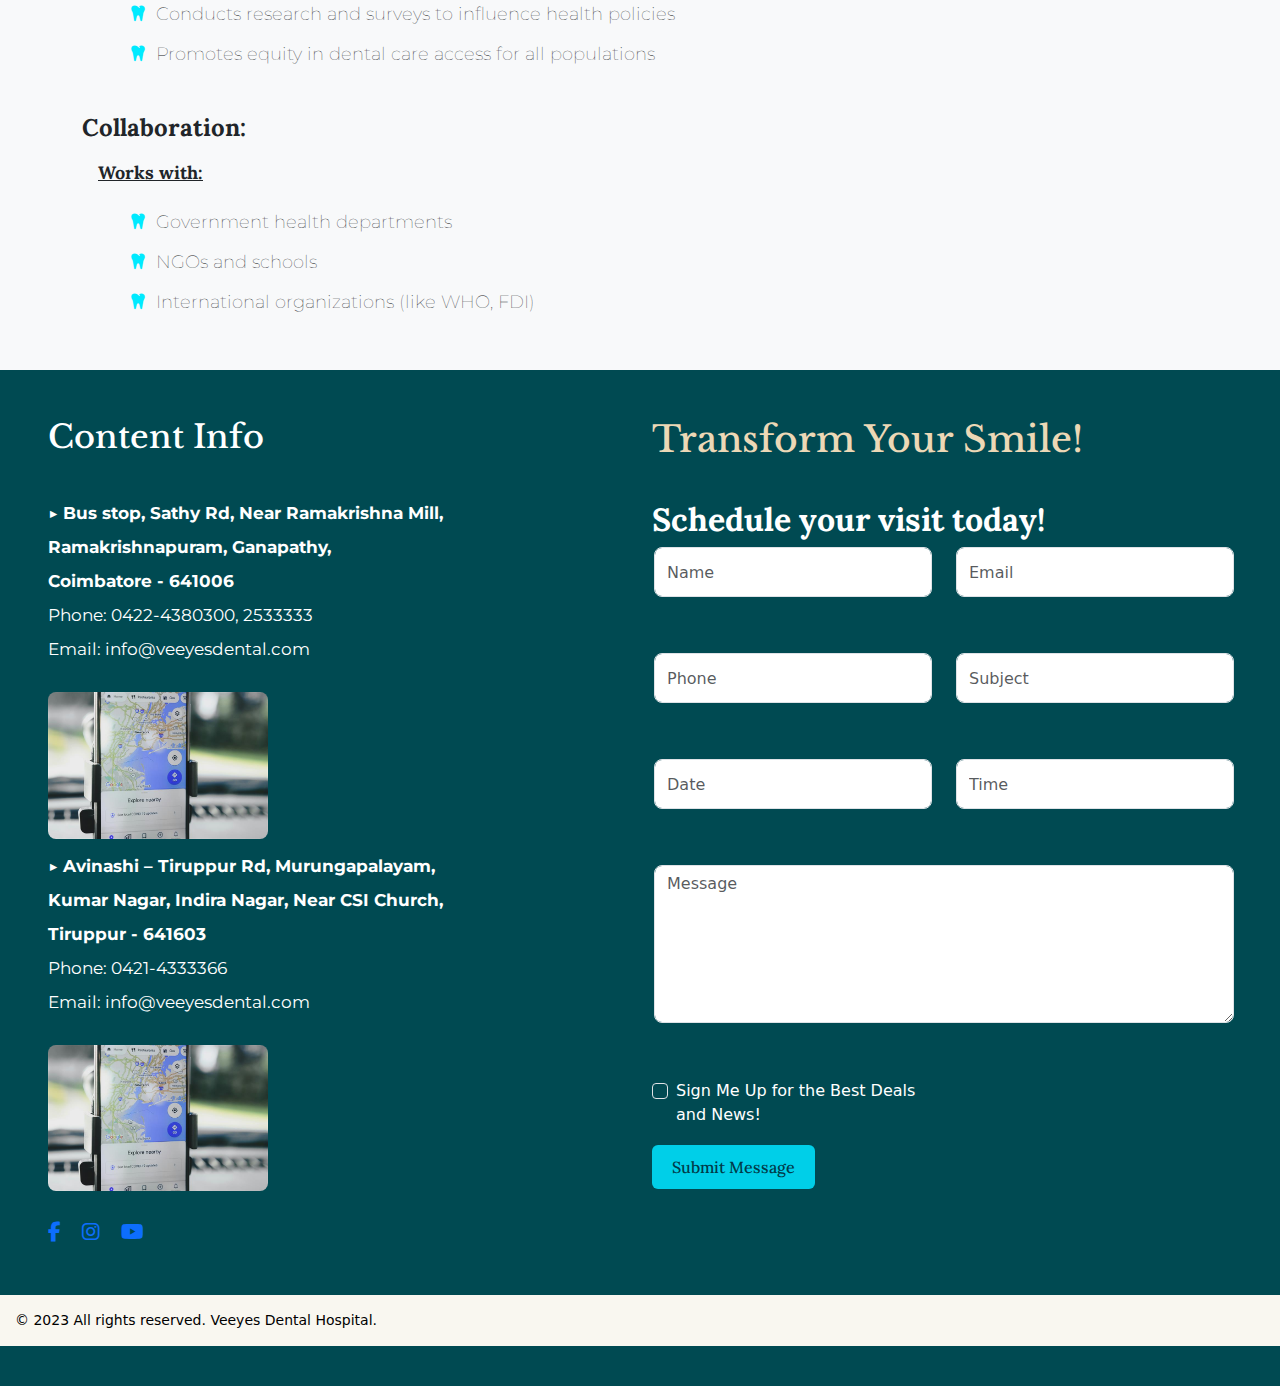
<file: subMenusPages/preventive-dental-health-checkup.html>
<!DOCTYPE html>
<html lang="en">

<head>
    <meta charset="UTF-8">
    <meta name="viewport" content="width=device-width, initial-scale=1.0">
    <title>Veeyes dental</title>
    <link href="https://fonts.googleapis.com/css2?family=Libre+Baskerville:wght@700&display=swap" rel="stylesheet">
    <link href="https://fonts.googleapis.com/css2?family=Montserrat:wght@500;600&display=swap" rel="stylesheet">

    <link href="https://fonts.googleapis.com/css2?family=Lora&display=swap" rel="stylesheet">


    <link rel="stylesheet" href="https://cdnjs.cloudflare.com/ajax/libs/font-awesome/6.5.0/css/all.min.css">

    <!-- Bootstrap CSS -->
    <link href="https://cdn.jsdelivr.net/npm/bootstrap@5.3.3/dist/css/bootstrap.min.css" rel="stylesheet">

    <!-- Bootstrap JS Bundle (includes Popper) -->
    <script src="https://cdn.jsdelivr.net/npm/bootstrap@5.3.3/dist/js/bootstrap.bundle.min.js"></script>
    <link rel="stylesheet" href="../css/nav.css">
    <link rel="stylesheet" href="../css/footer.css">
    <link rel="stylesheet" href="../css/subMenupages/preventive-dental-health-checkup.css">
</head>
<style>
    .triangle-wrapper {
        position: relative;
        width: fit-content;
        margin: auto;
    }

    .triangle-img {
        position: absolute;
        width: 100%;
        max-width: 300px;
        clip-path: polygon(50% 0%, 100% 100%, 0% 100%);
        border-radius: 30px;
        transition: transform 0.3s ease;
    }

    .triangle-img.front {
        z-index: 2;
        transform: translate(0px, 0px);
    }

    .triangle-img.back {
        z-index: 1;
        transform: translate(20px, 20px);
        filter: brightness(0.6);
    }
</style>

<body class="bg-light">
    <!-- navgation page Starting -->
    <nav class="navbar navbar-expand-lg fixed-top">
        <div class="container-fluid">
            <img src="../images/Veeyes_dental_original_logo.png" class="logo" srcset="">
            <button class="navbar-toggler" type="button" data-bs-toggle="collapse" data-bs-target="#navbarNavDropdown"
                aria-controls="navbarNavDropdown" aria-expanded="false" aria-label="Toggle navigation">
                <span class="navbar-toggler-icon"></span>
            </button>

            <div class="collapse navbar-collapse justify-content-center" id="navbarNavDropdown">
                <ul class="navbar-nav">
                    <li class="nav-item">
                        <a class="nav-link" aria-current="page" href="../index.html">Home</a>
                    </li>
                    <li class="nav-item">
                        <a class="nav-link" href="#">About us</a>
                    </li>

                    <!-- Services Dropdown with Submenus -->
                    <li class="nav-item dropdown">
                        <a class="nav-link dropdown-toggle active" href="#" role="button">Services</a>
                        <ul class="dropdown-menu">
                            <li class="dropdown-submenu">
                                <a class="dropdown-item" href="#">Dental specialty</a>
                                <ul class="dropdown-menu">
                                    <li><a class="dropdown-item" href="#">General dentistry</a></li>
                                    <li><a class="dropdown-item" href="#">Preventive dental health checkup</a></li>
                                    <li><a class="dropdown-item" href="#">Oral medicine & radiology</a></li>
                                    <li><a class="dropdown-item" href="#">Conservative dentistry & endodontics</a></li>
                                    <li><a class="dropdown-item" href="#">Periodontics</a></li>
                                    <li><a class="dropdown-item" href="#">Oral & maxillofacial surgery</a></li>
                                    <li><a class="dropdown-item" href="#">Prosthodontics & maxillofacial prosthesis</a>
                                    </li>
                                    <li><a class="dropdown-item" href="#">Pediatric & preventive dentistry</a></li>
                                    <li><a class="dropdown-item" href="#">Orthodontics & dentofacial orthopedics</a>
                                    </li>
                                    <li><a class="dropdown-item" href="#">Public health dentistry</a></li>
                                </ul>
                            </li>

                            <li class="dropdown-submenu">
                                <a class="dropdown-item" href="#">Specialized care</a>
                                <ul class="dropdown-menu">
                                    <li><a class="dropdown-item" href="#">Accidental & emergency care</a></li>
                                    <li><a class="dropdown-item" href="#">General anesthesia OT</a></li>
                                    <li><a class="dropdown-item" href="#">Surgical ICU</a></li>
                                    <li><a class="dropdown-item" href="#">Nitrous oxide sedation</a></li>
                                    <li><a class="dropdown-item" href="#">IP admission</a></li>
                                    <li><a class="dropdown-item" href="#">Pharmacy</a></li>
                                </ul>
                            </li>

                            <li class="dropdown-submenu">
                                <a class="dropdown-item" href="#">Super specialty</a>
                                <ul class="dropdown-menu">
                                    <li><a class="dropdown-item" href="#">Implant dentistry</a></li>
                                    <li><a class="dropdown-item" href="#">Minimally invasive dentistry</a></li>
                                    <li><a class="dropdown-item" href="#">Microscopic dentistry</a></li>
                                    <li><a class="dropdown-item" href="#">Laser assisted surgeries</a></li>
                                    <li><a class="dropdown-item" href="#">Facial esthetics</a></li>
                                </ul>
                            </li>

                            <li class="dropdown-submenu">
                                <a class="dropdown-item" href="#">Radiology</a>
                                <ul class="dropdown-menu">
                                    <li><a class="dropdown-item" href="#">Oral radiology - 2D & 3D</a></li>
                                    <li><a class="dropdown-item" href="#">Digital intra oral scan</a></li>
                                    <li><a class="dropdown-item" href="#">Digital implant planning</a></li>
                                    <li><a class="dropdown-item" href="#">Aligner planning</a></li>
                                </ul>
                            </li>

                            <li class="dropdown-submenu">
                                <a class="dropdown-item" href="#">Laboratory</a>
                                <ul class="dropdown-menu">
                                    <li><a class="dropdown-item" href="#">Blood investigation lab</a></li>
                                    <li><a class="dropdown-item" href="#">CADCAM dental lab (4 & 5 axis)</a></li>
                                </ul>
                            </li>
                        </ul>
                    </li>


                    <li class="nav-item">
                        <a class="nav-link" href="#">Facilities</a>
                    </li>
                    <li class="nav-item">
                        <a class="nav-link" href="#">Gallery</a>
                    </li>
                    <li class="nav-item">
                        <a class="nav-link" href="#">News</a>
                    </li>
                    <li class="nav-item">
                        <a class="nav-link" href="#">Careers</a>
                    </li>
                    <li class="nav-item">
                        <a class="nav-link" href="#">Offers</a>
                    </li>
                    <li class="nav-item">
                        <a href="#appointment-section"><button class="btn ms-3" id="appointment"
                                type="button">Appointment</button></a>
                    </li>
                </ul>
            </div>
        </div>
    </nav>
    <!-- navgation page Ending-->

    <!-- Icon page Starting -->
    <div class="fixed-contact-icons">
        <a href="https://wa.me/1234567890" target="_blank" class="icon-link whatsapp">
            <i class="fab fa-whatsapp icon-inner"></i>
            <span class="icon-label">WhatsApp</span>
        </a>
        <a href="tel:+1234567890" class="icon-link call">
            <i class="fas fa-phone icon-inner"></i>
            <span class="icon-label">Call</span>
        </a>
        <a href="mailto:example@example.com" class="icon-link email">
            <i class="fas fa-envelope icon-inner"></i>
            <span class="icon-label">Email</span>
        </a>

        <a href="mailto:example@example.com" class="icon-link email">
            <i class="fas fa-pen-to-square icon-inner"></i>
            <span class="icon-label">Email</span>
        </a>
    </div>
    <!-- Icon page Ending -->

    <!-- Home banner Starting -->
    <div class="container-fluid ps-3 pe-3 bg-light" id="home">
        <div class="row">
            <div class="col-md-6 d-flex flex-column justify-content-center ps-5 pe-3">
                <div class="d-flex justify-content-between align-items-center">
                    <h1 class="m-0">Public Health Dentistry</h1>
                    <img src="../images/star.png" style="width: 80px;" alt="">
                </div>

                <ul>
                    <li>Public Health Dentistry (also known as Community Dentistry) is the branch of dentistry that
                        focuses on the prevention and control of dental diseases and the promotion of oral health
                        through organized community-based efforts rather than individual treatment.</li>
                    <li>It aims to improve the oral health of populations, especially underserved or at-risk groups.
                    </li>
                </ul>
            </div>
            <div class="col-md-6">
                <img src="../images/surgical_triangle_image.png" class="img-fluid"
                    alt="Surgical dentistry illustration">
            </div>
        </div>
    </div>
    <!-- Home banner Ending -->

    <div class="container mt-5 mb-5 circle-div">
        <div class="my-circles">
            <div class="circle small"></div>
            <div class="circle medium"></div>
            <div class="circle large"></div>
        </div>
        <div class="row mt-5 pt-5">
            <div class="col-md-1 d-flex justify-content-center align-items-center"> <img src="../images/star.png" alt=""
                    style="width: 70px;"></div>
            <div class="col-md-11 pt-5" style="margin-top:1%;">
                <div class="content-box d-flex justify-content-center align-items-center">

                    <ul class="content-text mb-0 fs-5 pt-5 pb-5">
                        <li>Prevent oral diseases at the community level</li>
                        <li>Promote oral health education and awareness</li>
                        <li>Conduct epidemiological surveys to assess dental health status</li>
                        <li>Provide affordable and accessible dental care to the public</li>
                        <li>Develop and implement oral health policies and programs</li>
                    </ul>
                </div>
            </div>




        </div>
    </div>


    <div class="container">
        <section>
            <h3 class="section-title">Role of a Public Health Dentist:</h3>
            <ul class="mt-3 list-unstyled ps-5" >
                <!-- List items with colored tooth icons -->
                <li><i class="fas fa-tooth tooth-icon"></i>Acts as a link between dental science and public service</li>
                <li><i class="fas fa-tooth tooth-icon"></i>Designs and evaluates oral health promotion programs</li>
                <li><i class="fas fa-tooth tooth-icon"></i>Conducts research and surveys to influence health policies
                </li>
                <li><i class="fas fa-tooth tooth-icon"></i>Promotes equity in dental care access for all populations
                </li>
            </ul>
        </section>


        <section>
            <h4 class="section-title pt-4">Collaboration:</h4>
            <p class="sub-heading mt-3 ps-3">Works with:</p>
            <ul class="mt-2 list-unstyled ps-5" >
                <li><i class="fas fa-tooth tooth-icon"></i>Government health departments</li>
                <li><i class="fas fa-tooth tooth-icon"></i>NGOs and schools</li>
                <li><i class="fas fa-tooth tooth-icon"></i>International organizations (like WHO, FDI)</li>
            </ul>
        </section>
    </div>



    <!-- footer page Starting -->
    <div class="container-fluid contact-section mt-5 pt-5" id="appointment-section">
        <div class="row ps-5 pe-5">
            <div class="col-lg-6 col-md-5 col-sm-12 col-12 contact-info">
                <h3>Content Info</h3>
                <p><strong>▶ Bus stop, Sathy Rd, Near Ramakrishna Mill,<br>
                        Ramakrishnapuram, Ganapathy,<br>
                        Coimbatore - 641006</strong><br>
                    Phone: 0422-4380300, 2533333<br>
                    Email: info@veeyesdental.com
                </p>
                <img src="../images/map_image.jpg" class="img-fluid" alt="Coimbatore Location" />

                <p><strong>▶ Avinashi – Tiruppur Rd, Murungapalayam,<br>
                        Kumar Nagar, Indira Nagar, Near CSI Church,<br>
                        Tiruppur - 641603</strong><br>
                    Phone: 0421-4333366<br>
                    Email: info@veeyesdental.com
                </p>
                <img src="../images/map_image.jpg" class="img-fluid" alt="Tiruppur Location" />

                <!-- Social Icons -->
                <div class="social-icons mt-3 mb-5">
                    <a href="#" class="me-3 fs-5 icon-link2 "><i class="fab fa-facebook-f"></i></a>
                    <a href="#" class="me-3 fs-5 icon-link2 "><i class="fab fa-instagram "></i></a>
                    <a href="#" class="me-3 fs-5 icon-link2 "><i class="fab fa-youtube "></i></a>
                </div>

            </div>

            <!-- Contact Form -->
            <div class="col-lg-6 col-md-7 col-sm-12 col-12 ">

                <h1>Transform Your
                    Smile!</h1>
                <h2 class="section-title text-white">Schedule your visit today!</h2>
                <form>
                    <div class="row g-4">
                        <div class="col-md-6">
                            <input type="text" class="form-control" placeholder="Name" required />
                        </div>
                        <div class="col-md-6">
                            <input type="email" class="form-control" placeholder="Email" required />
                        </div>
                        <div class="col-md-6">
                            <input type="text" class="form-control" placeholder="Phone" />
                        </div>
                        <div class="col-md-6">
                            <input type="text" class="form-control" placeholder="Subject" />
                        </div>
                        <div class="col-md-6">
                            <input type="text" class="form-control" placeholder="Date" />
                        </div>
                        <div class="col-md-6">
                            <input type="text" class="form-control" placeholder="Time" />
                        </div>
                        <div class="col-12">
                            <textarea class="form-control" rows="6" placeholder="Message"></textarea>
                        </div>
                        <div class="col-md-6 col-12">
                            <div class="form-check text-white">
                                <input class="form-check-input" type="checkbox" id="newsCheck"
                                    style="background-color: transparent;">
                                <label class="form-check-label" for="newsCheck">
                                    Sign Me Up for the Best Deals and News!
                                </label>
                            </div>
                            <button type="submit" class="submit-btn mt-3">Submit Message</button>
                        </div>
                    </div>
                </form>
            </div>

        </div>
        <div class="footer">
            <span style="color: black;">© 2023 All rights reserved. Veeyes Dental Hospital.</span>
        </div>
    </div>
    <!-- footer page Ending -->

</body>

</html>
</file>
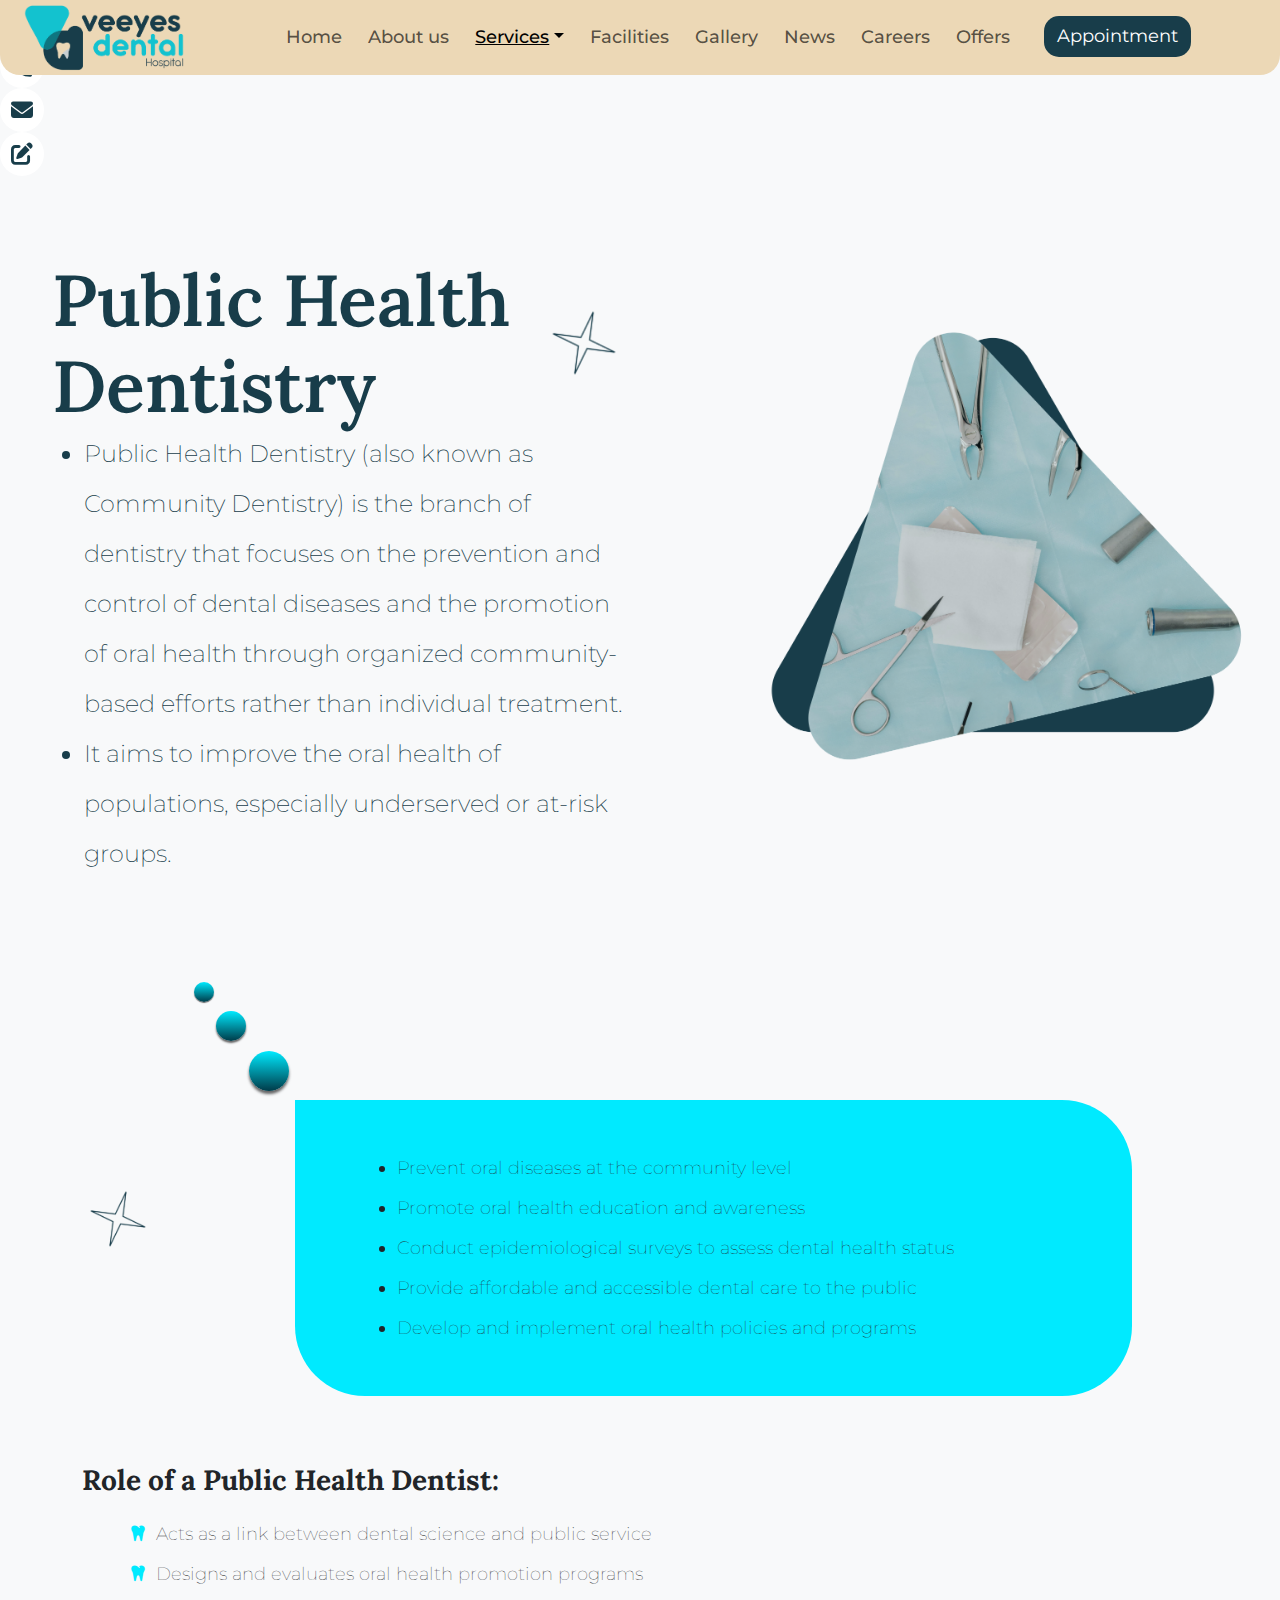
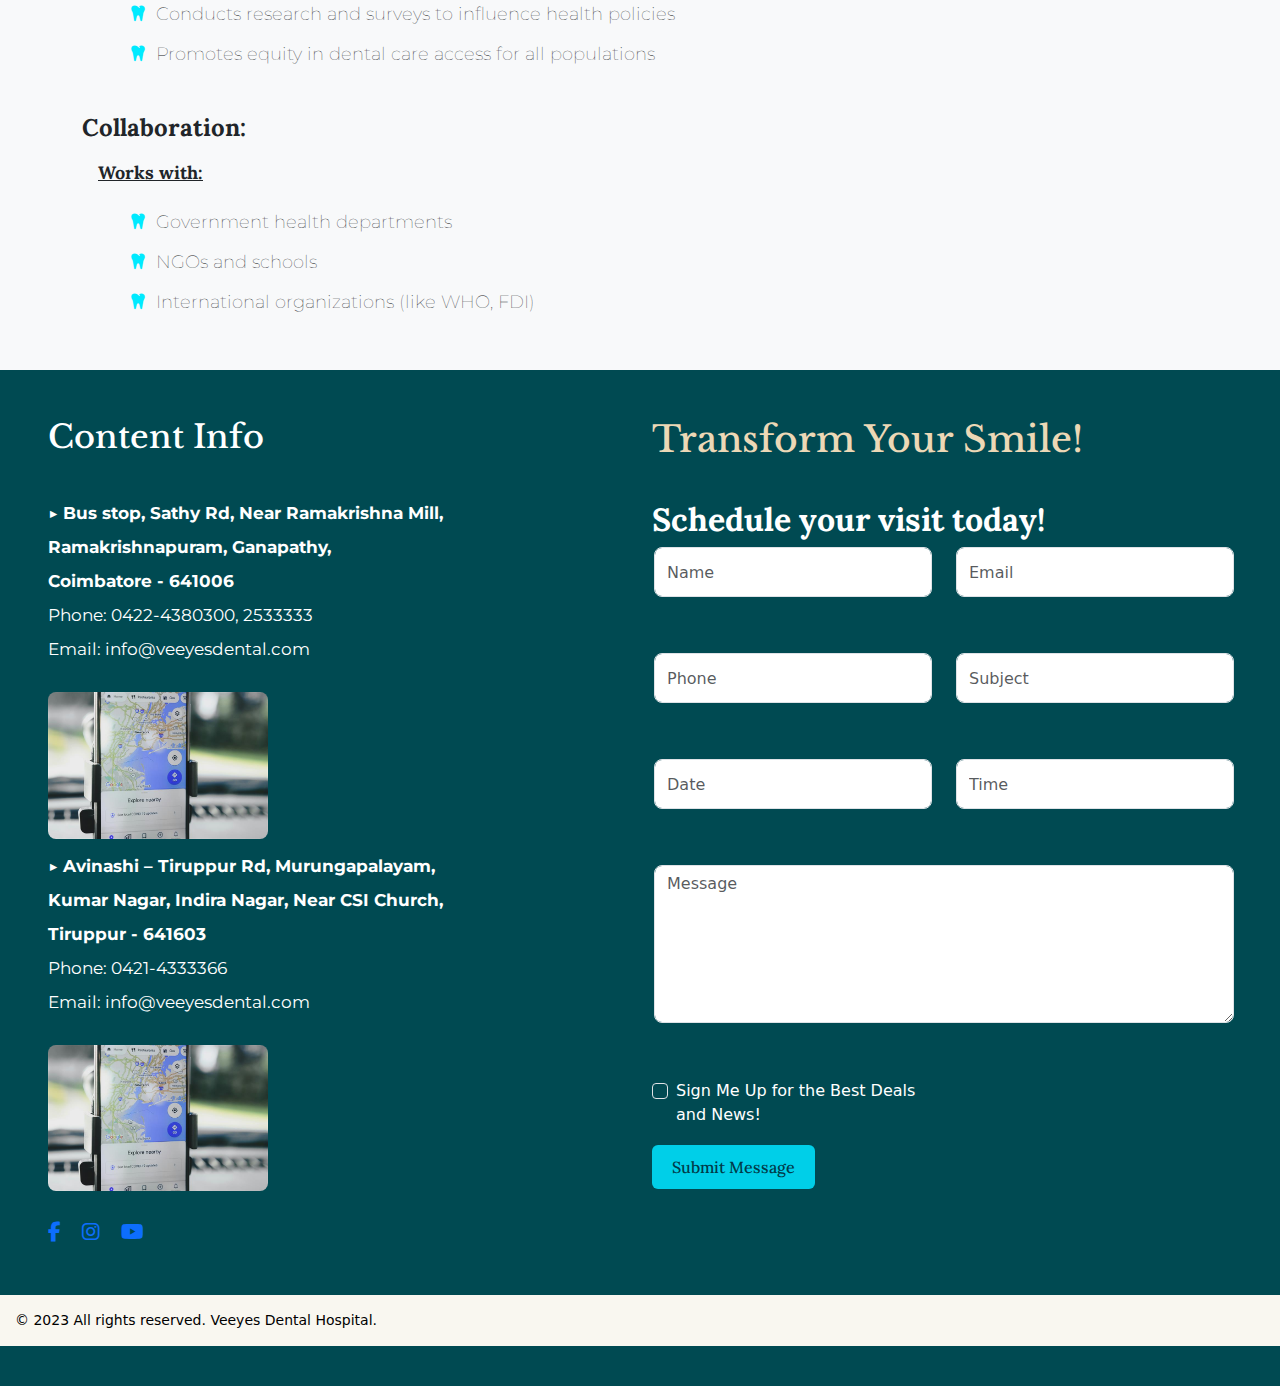
<file: subMenusPages/public-health-dentistry.html>
<!DOCTYPE html>
<html lang="en">

<head>
    <meta charset="UTF-8">
    <meta name="viewport" content="width=device-width, initial-scale=1.0">
    <title>Veeyes dental</title>
    <link href="https://fonts.googleapis.com/css2?family=Libre+Baskerville:wght@700&display=swap" rel="stylesheet">
    <link href="https://fonts.googleapis.com/css2?family=Montserrat:wght@500;600&display=swap" rel="stylesheet">

    <link href="https://fonts.googleapis.com/css2?family=Lora&display=swap" rel="stylesheet">


    <link rel="stylesheet" href="https://cdnjs.cloudflare.com/ajax/libs/font-awesome/6.5.0/css/all.min.css">

    <!-- Bootstrap CSS -->
    <link href="https://cdn.jsdelivr.net/npm/bootstrap@5.3.3/dist/css/bootstrap.min.css" rel="stylesheet">

    <!-- Bootstrap JS Bundle (includes Popper) -->
    <script src="https://cdn.jsdelivr.net/npm/bootstrap@5.3.3/dist/js/bootstrap.bundle.min.js"></script>
    <link rel="stylesheet" href="../css/nav.css">
    <link rel="stylesheet" href="../css/footer.css">
    <link rel="stylesheet" href="../css/subMenupages/public-health-dentistry.css">
</head>
<style>
    .triangle-wrapper {
        position: relative;
        width: fit-content;
        margin: auto;
    }

    .triangle-img {
        position: absolute;
        width: 100%;
        max-width: 300px;
        clip-path: polygon(50% 0%, 100% 100%, 0% 100%);
        border-radius: 30px;
        transition: transform 0.3s ease;
    }

    .triangle-img.front {
        z-index: 2;
        transform: translate(0px, 0px);
    }

    .triangle-img.back {
        z-index: 1;
        transform: translate(20px, 20px);
        filter: brightness(0.6);
    }
</style>

<body class="bg-light">
    <!-- navgation page Starting -->
    <nav class="navbar navbar-expand-lg fixed-top">
        <div class="container-fluid">
            <img src="../images/Veeyes_dental_original_logo.png" class="logo" srcset="">
            <button class="navbar-toggler" type="button" data-bs-toggle="collapse" data-bs-target="#navbarNavDropdown"
                aria-controls="navbarNavDropdown" aria-expanded="false" aria-label="Toggle navigation">
                <span class="navbar-toggler-icon"></span>
            </button>

            <div class="collapse navbar-collapse justify-content-center" id="navbarNavDropdown">
                <ul class="navbar-nav">
                    <li class="nav-item">
                        <a class="nav-link" aria-current="page" href="../index.html">Home</a>
                    </li>
                    <li class="nav-item">
                        <a class="nav-link" href="#">About us</a>
                    </li>

                    <!-- Services Dropdown with Submenus -->
                    <li class="nav-item dropdown">
                        <a class="nav-link dropdown-toggle active" href="#" role="button">Services</a>
                        <ul class="dropdown-menu">
                            <li class="dropdown-submenu">
                                <a class="dropdown-item" href="#">Dental specialty</a>
                                <ul class="dropdown-menu">
                                    <li><a class="dropdown-item" href="#">General dentistry</a></li>
                                    <li><a class="dropdown-item" href="#">Preventive dental health checkup</a></li>
                                    <li><a class="dropdown-item" href="#">Oral medicine & radiology</a></li>
                                    <li><a class="dropdown-item" href="#">Conservative dentistry & endodontics</a></li>
                                    <li><a class="dropdown-item" href="#">Periodontics</a></li>
                                    <li><a class="dropdown-item" href="#">Oral & maxillofacial surgery</a></li>
                                    <li><a class="dropdown-item" href="#">Prosthodontics & maxillofacial prosthesis</a>
                                    </li>
                                    <li><a class="dropdown-item" href="#">Pediatric & preventive dentistry</a></li>
                                    <li><a class="dropdown-item" href="#">Orthodontics & dentofacial orthopedics</a>
                                    </li>
                                    <li><a class="dropdown-item" href="#">Public health dentistry</a></li>
                                </ul>
                            </li>

                            <li class="dropdown-submenu">
                                <a class="dropdown-item" href="#">Specialized care</a>
                                <ul class="dropdown-menu">
                                    <li><a class="dropdown-item" href="#">Accidental & emergency care</a></li>
                                    <li><a class="dropdown-item" href="#">General anesthesia OT</a></li>
                                    <li><a class="dropdown-item" href="#">Surgical ICU</a></li>
                                    <li><a class="dropdown-item" href="#">Nitrous oxide sedation</a></li>
                                    <li><a class="dropdown-item" href="#">IP admission</a></li>
                                    <li><a class="dropdown-item" href="#">Pharmacy</a></li>
                                </ul>
                            </li>

                            <li class="dropdown-submenu">
                                <a class="dropdown-item" href="#">Super specialty</a>
                                <ul class="dropdown-menu">
                                    <li><a class="dropdown-item" href="#">Implant dentistry</a></li>
                                    <li><a class="dropdown-item" href="#">Minimally invasive dentistry</a></li>
                                    <li><a class="dropdown-item" href="#">Microscopic dentistry</a></li>
                                    <li><a class="dropdown-item" href="#">Laser assisted surgeries</a></li>
                                    <li><a class="dropdown-item" href="#">Facial esthetics</a></li>
                                </ul>
                            </li>

                            <li class="dropdown-submenu">
                                <a class="dropdown-item" href="#">Radiology</a>
                                <ul class="dropdown-menu">
                                    <li><a class="dropdown-item" href="#">Oral radiology - 2D & 3D</a></li>
                                    <li><a class="dropdown-item" href="#">Digital intra oral scan</a></li>
                                    <li><a class="dropdown-item" href="#">Digital implant planning</a></li>
                                    <li><a class="dropdown-item" href="#">Aligner planning</a></li>
                                </ul>
                            </li>

                            <li class="dropdown-submenu">
                                <a class="dropdown-item" href="#">Laboratory</a>
                                <ul class="dropdown-menu">
                                    <li><a class="dropdown-item" href="#">Blood investigation lab</a></li>
                                    <li><a class="dropdown-item" href="#">CADCAM dental lab (4 & 5 axis)</a></li>
                                </ul>
                            </li>
                        </ul>
                    </li>


                    <li class="nav-item">
                        <a class="nav-link" href="#">Facilities</a>
                    </li>
                    <li class="nav-item">
                        <a class="nav-link" href="#">Gallery</a>
                    </li>
                    <li class="nav-item">
                        <a class="nav-link" href="#">News</a>
                    </li>
                    <li class="nav-item">
                        <a class="nav-link" href="#">Careers</a>
                    </li>
                    <li class="nav-item">
                        <a class="nav-link" href="#">Offers</a>
                    </li>
                    <li class="nav-item">
                        <a href="#appointment-section"><button class="btn ms-3" id="appointment"
                                type="button">Appointment</button></a>
                    </li>
                </ul>
            </div>
        </div>
    </nav>
    <!-- navgation page Ending-->

    <!-- Icon page Starting -->
    <div class="fixed-contact-icons">
        <a href="https://wa.me/1234567890" target="_blank" class="icon-link whatsapp">
            <i class="fab fa-whatsapp icon-inner"></i>
            <span class="icon-label">WhatsApp</span>
        </a>
        <a href="tel:+1234567890" class="icon-link call">
            <i class="fas fa-phone icon-inner"></i>
            <span class="icon-label">Call</span>
        </a>
        <a href="mailto:example@example.com" class="icon-link email">
            <i class="fas fa-envelope icon-inner"></i>
            <span class="icon-label">Email</span>
        </a>

        <a href="mailto:example@example.com" class="icon-link email">
            <i class="fas fa-pen-to-square icon-inner"></i>
            <span class="icon-label">Email</span>
        </a>
    </div>
    <!-- Icon page Ending -->

    <!-- Home banner Starting -->
    <div class="container-fluid ps-3 pe-3 bg-light" id="home">
        <div class="row">
            <div class="col-md-6 d-flex flex-column justify-content-center ps-5 pe-3">
                <div class="d-flex justify-content-between align-items-center">
                    <h1 class="m-0">Public Health Dentistry</h1>
                    <img src="../images/star.png" style="width: 80px;" alt="">
                </div>

                <ul>
                    <li>Public Health Dentistry (also known as Community Dentistry) is the branch of dentistry that
                        focuses on the prevention and control of dental diseases and the promotion of oral health
                        through organized community-based efforts rather than individual treatment.</li>
                    <li>It aims to improve the oral health of populations, especially underserved or at-risk groups.
                    </li>
                </ul>
            </div>
            <div class="col-md-6">
                <img src="../images/surgical_triangle_image.png" class="img-fluid"
                    alt="Surgical dentistry illustration">
            </div>
        </div>
    </div>
    <!-- Home banner Ending -->

    <div class="container mt-5 mb-5 circle-div">
        <div class="my-circles">
            <div class="circle small"></div>
            <div class="circle medium"></div>
            <div class="circle large"></div>
        </div>
        <div class="row mt-5 pt-5">
            <div class="col-md-1 d-flex justify-content-center align-items-center"> <img src="../images/star.png" alt=""
                    style="width: 70px;"></div>
            <div class="col-md-11 pt-5" style="margin-top:1%;">
                <div class="content-box d-flex justify-content-center align-items-center">

                    <ul class="content-text mb-0 fs-5 pt-5 pb-5">
                        <li>Prevent oral diseases at the community level</li>
                        <li>Promote oral health education and awareness</li>
                        <li>Conduct epidemiological surveys to assess dental health status</li>
                        <li>Provide affordable and accessible dental care to the public</li>
                        <li>Develop and implement oral health policies and programs</li>
                    </ul>
                </div>
            </div>




        </div>
    </div>


    <div class="container">
        <section>
            <h3 class="section-title">Role of a Public Health Dentist:</h3>
            <ul class="mt-3 list-unstyled ps-5" >
                <!-- List items with colored tooth icons -->
                <li><i class="fas fa-tooth tooth-icon"></i>Acts as a link between dental science and public service</li>
                <li><i class="fas fa-tooth tooth-icon"></i>Designs and evaluates oral health promotion programs</li>
                <li><i class="fas fa-tooth tooth-icon"></i>Conducts research and surveys to influence health policies
                </li>
                <li><i class="fas fa-tooth tooth-icon"></i>Promotes equity in dental care access for all populations
                </li>
            </ul>
        </section>


        <section>
            <h4 class="section-title pt-4">Collaboration:</h4>
            <p class="sub-heading mt-3 ps-3">Works with:</p>
            <ul class="mt-2 list-unstyled ps-5" >
                <li><i class="fas fa-tooth tooth-icon"></i>Government health departments</li>
                <li><i class="fas fa-tooth tooth-icon"></i>NGOs and schools</li>
                <li><i class="fas fa-tooth tooth-icon"></i>International organizations (like WHO, FDI)</li>
            </ul>
        </section>
    </div>



    <!-- footer page Starting -->
    <div class="container-fluid contact-section mt-5 pt-5" id="appointment-section">
        <div class="row ps-5 pe-5">
            <div class="col-lg-6 col-md-5 col-sm-12 col-12 contact-info">
                <h3>Content Info</h3>
                <p><strong>▶ Bus stop, Sathy Rd, Near Ramakrishna Mill,<br>
                        Ramakrishnapuram, Ganapathy,<br>
                        Coimbatore - 641006</strong><br>
                    Phone: 0422-4380300, 2533333<br>
                    Email: info@veeyesdental.com
                </p>
                <img src="../images/map_image.jpg" class="img-fluid" alt="Coimbatore Location" />

                <p><strong>▶ Avinashi – Tiruppur Rd, Murungapalayam,<br>
                        Kumar Nagar, Indira Nagar, Near CSI Church,<br>
                        Tiruppur - 641603</strong><br>
                    Phone: 0421-4333366<br>
                    Email: info@veeyesdental.com
                </p>
                <img src="../images/map_image.jpg" class="img-fluid" alt="Tiruppur Location" />

                <!-- Social Icons -->
                <div class="social-icons mt-3 mb-5">
                    <a href="#" class="me-3 fs-5 icon-link2 "><i class="fab fa-facebook-f"></i></a>
                    <a href="#" class="me-3 fs-5 icon-link2 "><i class="fab fa-instagram "></i></a>
                    <a href="#" class="me-3 fs-5 icon-link2 "><i class="fab fa-youtube "></i></a>
                </div>

            </div>

            <!-- Contact Form -->
            <div class="col-lg-6 col-md-7 col-sm-12 col-12 ">

                <h1>Transform Your
                    Smile!</h1>
                <h2 class="section-title text-white">Schedule your visit today!</h2>
                <form>
                    <div class="row g-4">
                        <div class="col-md-6">
                            <input type="text" class="form-control" placeholder="Name" required />
                        </div>
                        <div class="col-md-6">
                            <input type="email" class="form-control" placeholder="Email" required />
                        </div>
                        <div class="col-md-6">
                            <input type="text" class="form-control" placeholder="Phone" />
                        </div>
                        <div class="col-md-6">
                            <input type="text" class="form-control" placeholder="Subject" />
                        </div>
                        <div class="col-md-6">
                            <input type="text" class="form-control" placeholder="Date" />
                        </div>
                        <div class="col-md-6">
                            <input type="text" class="form-control" placeholder="Time" />
                        </div>
                        <div class="col-12">
                            <textarea class="form-control" rows="6" placeholder="Message"></textarea>
                        </div>
                        <div class="col-md-6 col-12">
                            <div class="form-check text-white">
                                <input class="form-check-input" type="checkbox" id="newsCheck"
                                    style="background-color: transparent;">
                                <label class="form-check-label" for="newsCheck">
                                    Sign Me Up for the Best Deals and News!
                                </label>
                            </div>
                            <button type="submit" class="submit-btn mt-3">Submit Message</button>
                        </div>
                    </div>
                </form>
            </div>

        </div>
        <div class="footer">
            <span style="color: black;">© 2023 All rights reserved. Veeyes Dental Hospital.</span>
        </div>
    </div>
    <!-- footer page Ending -->

</body>

</html>
</file>
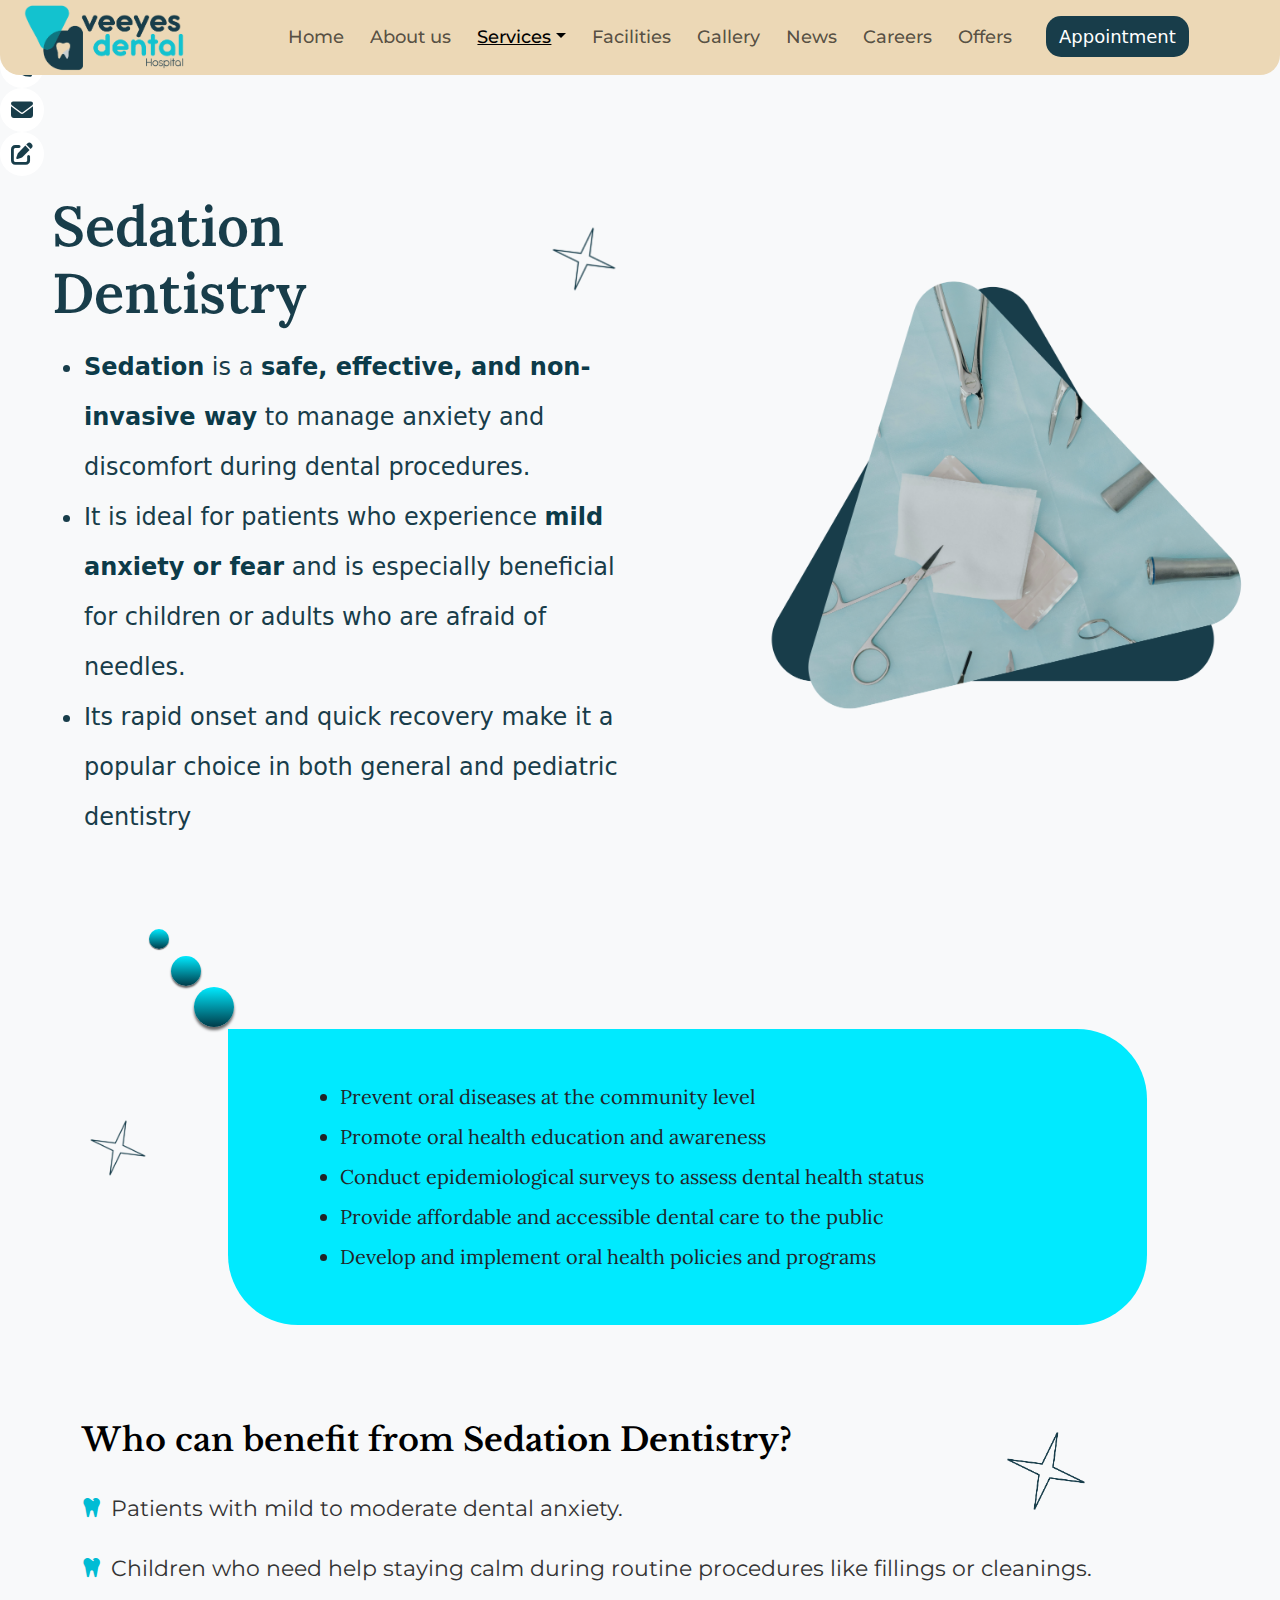
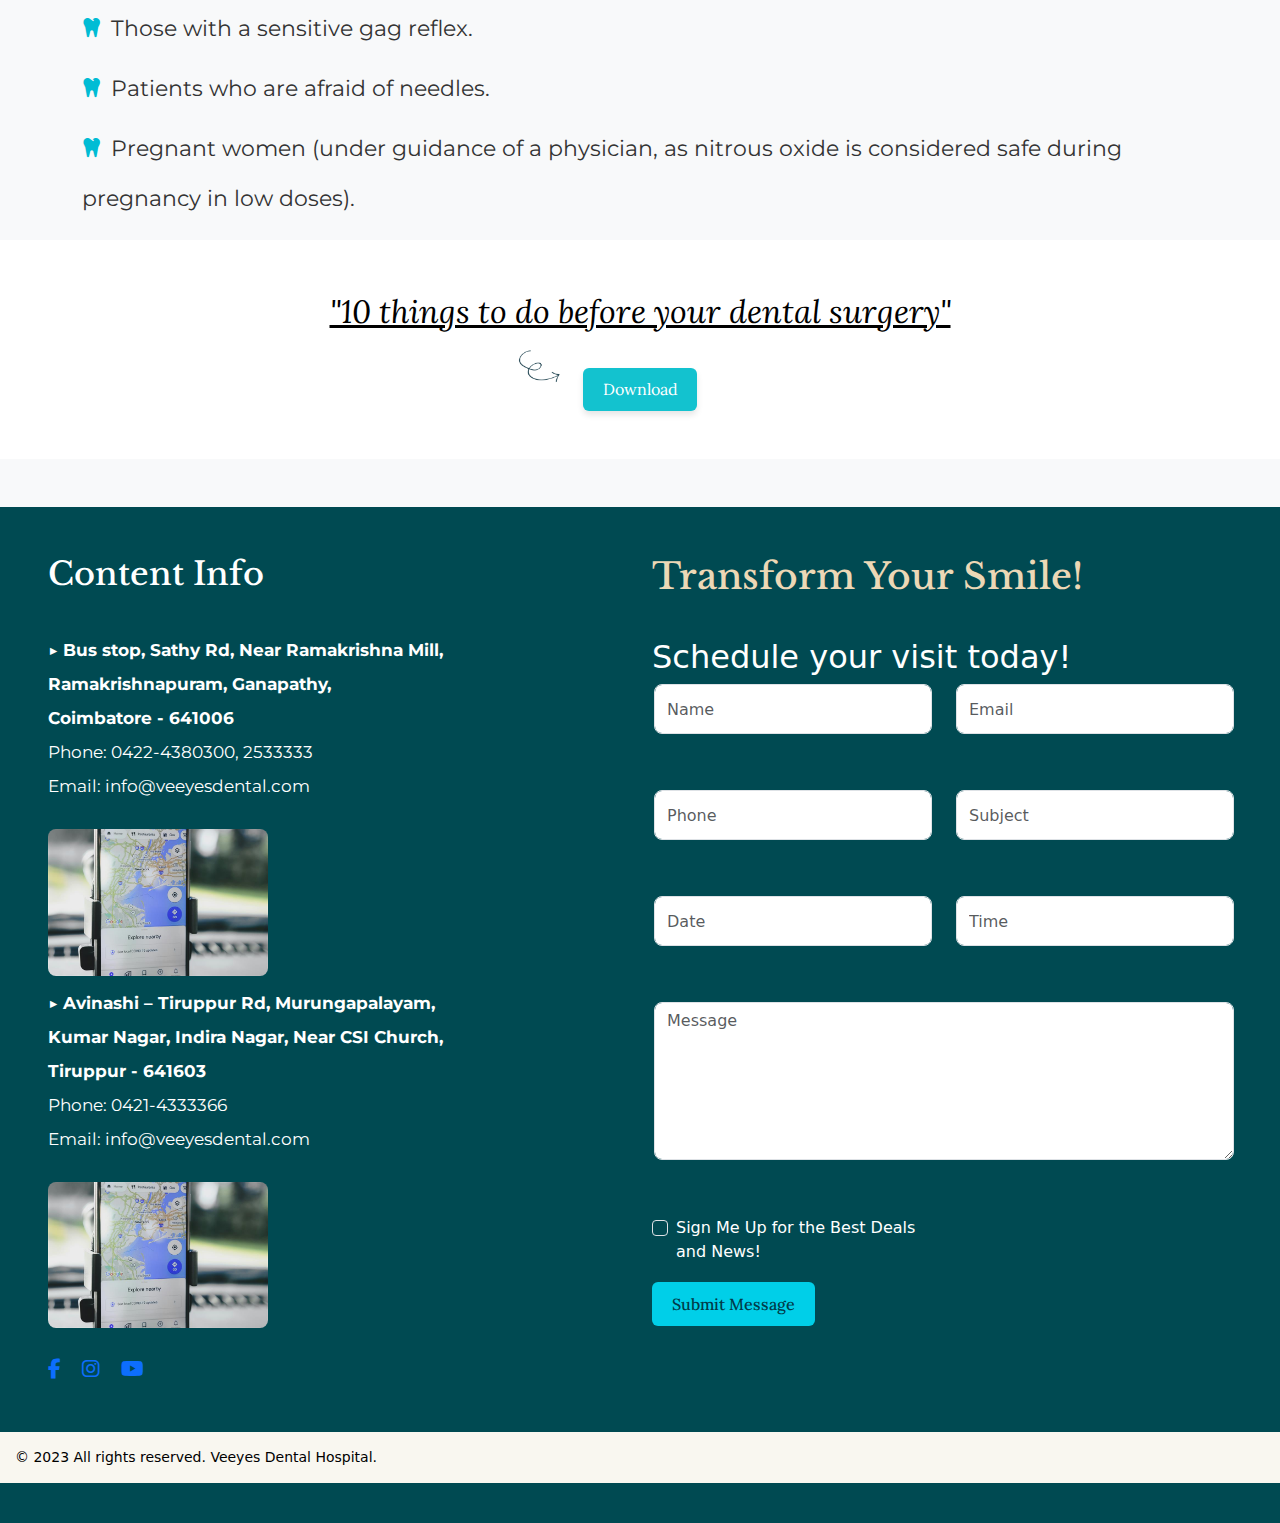
<file: subMenusPages/sedation-dentistry.html>
<!DOCTYPE html>
<html lang="en">

<head>
    <meta charset="UTF-8">
    <meta name="viewport" content="width=device-width, initial-scale=1.0">
    <title>Veeyes dental</title>
    <link href="https://fonts.googleapis.com/css2?family=Libre+Baskerville:wght@700&display=swap" rel="stylesheet">
    <link href="https://fonts.googleapis.com/css2?family=Montserrat:wght@500;600&display=swap" rel="stylesheet">

    <link href="https://fonts.googleapis.com/css2?family=Lora&display=swap" rel="stylesheet">


    <link rel="stylesheet" href="https://cdnjs.cloudflare.com/ajax/libs/font-awesome/6.5.0/css/all.min.css">

    <!-- Bootstrap CSS -->
    <link href="https://cdn.jsdelivr.net/npm/bootstrap@5.3.3/dist/css/bootstrap.min.css" rel="stylesheet">

    <!-- Bootstrap JS Bundle (includes Popper) -->
    <script src="https://cdn.jsdelivr.net/npm/bootstrap@5.3.3/dist/js/bootstrap.bundle.min.js"></script>
    <link rel="stylesheet" href="../css/nav.css">
    <link rel="stylesheet" href="../css/footer.css">
    <link rel="stylesheet" href="../css/subMenupages/sedation-dentistry.css">
</head>

<body class="bg-light">
    <!-- navgation page Starting -->
    <nav class="navbar navbar-expand-lg fixed-top">
        <div class="container-fluid">
            <img src="../images/Veeyes_dental_original_logo.png" class="logo" srcset="">
            <button class="navbar-toggler" type="button" data-bs-toggle="collapse" data-bs-target="#navbarNavDropdown"
                aria-controls="navbarNavDropdown" aria-expanded="false" aria-label="Toggle navigation">
                <span class="navbar-toggler-icon"></span>
            </button>

            <div class="collapse navbar-collapse justify-content-center" id="navbarNavDropdown">
                <ul class="navbar-nav">
                    <li class="nav-item">
                        <a class="nav-link" aria-current="page" href="../index.html">Home</a>
                    </li>
                    <li class="nav-item">
                        <a class="nav-link" href="#">About us</a>
                    </li>

                    <!-- Services Dropdown with Submenus -->
                    <li class="nav-item dropdown">
                        <a class="nav-link dropdown-toggle active" href="#" role="button">Services</a>
                        <ul class="dropdown-menu">
                            <li class="dropdown-submenu">
                                <a class="dropdown-item" href="#">Dental specialty</a>
                                <ul class="dropdown-menu">
                                    <li><a class="dropdown-item" href="#">General dentistry</a></li>
                                    <li><a class="dropdown-item" href="#">Preventive dental health checkup</a></li>
                                    <li><a class="dropdown-item" href="#">Oral medicine & radiology</a></li>
                                    <li><a class="dropdown-item" href="#">Conservative dentistry & endodontics</a></li>
                                    <li><a class="dropdown-item" href="#">Periodontics</a></li>
                                    <li><a class="dropdown-item" href="#">Oral & maxillofacial surgery</a></li>
                                    <li><a class="dropdown-item" href="#">Prosthodontics & maxillofacial prosthesis</a>
                                    </li>
                                    <li><a class="dropdown-item" href="#">Pediatric & preventive dentistry</a></li>
                                    <li><a class="dropdown-item" href="#">Orthodontics & dentofacial orthopedics</a>
                                    </li>
                                    <li><a class="dropdown-item" href="#">Public health dentistry</a></li>
                                </ul>
                            </li>

                            <li class="dropdown-submenu">
                                <a class="dropdown-item" href="#">Specialized care</a>
                                <ul class="dropdown-menu">
                                    <li><a class="dropdown-item" href="#">Accidental & emergency care</a></li>
                                    <li><a class="dropdown-item" href="#">General anesthesia OT</a></li>
                                    <li><a class="dropdown-item" href="#">Surgical ICU</a></li>
                                    <li><a class="dropdown-item" href="#">Nitrous oxide sedation</a></li>
                                    <li><a class="dropdown-item" href="#">IP admission</a></li>
                                    <li><a class="dropdown-item" href="#">Pharmacy</a></li>
                                </ul>
                            </li>

                            <li class="dropdown-submenu">
                                <a class="dropdown-item" href="#">Super specialty</a>
                                <ul class="dropdown-menu">
                                    <li><a class="dropdown-item" href="#">Implant dentistry</a></li>
                                    <li><a class="dropdown-item" href="#">Minimally invasive dentistry</a></li>
                                    <li><a class="dropdown-item" href="#">Microscopic dentistry</a></li>
                                    <li><a class="dropdown-item" href="#">Laser assisted surgeries</a></li>
                                    <li><a class="dropdown-item" href="#">Facial esthetics</a></li>
                                </ul>
                            </li>

                            <li class="dropdown-submenu">
                                <a class="dropdown-item" href="#">Radiology</a>
                                <ul class="dropdown-menu">
                                    <li><a class="dropdown-item" href="#">Oral radiology - 2D & 3D</a></li>
                                    <li><a class="dropdown-item" href="#">Digital intra oral scan</a></li>
                                    <li><a class="dropdown-item" href="#">Digital implant planning</a></li>
                                    <li><a class="dropdown-item" href="#">Aligner planning</a></li>
                                </ul>
                            </li>

                            <li class="dropdown-submenu">
                                <a class="dropdown-item" href="#">Laboratory</a>
                                <ul class="dropdown-menu">
                                    <li><a class="dropdown-item" href="#">Blood investigation lab</a></li>
                                    <li><a class="dropdown-item" href="#">CADCAM dental lab (4 & 5 axis)</a></li>
                                </ul>
                            </li>
                        </ul>
                    </li>


                    <li class="nav-item">
                        <a class="nav-link" href="#">Facilities</a>
                    </li>
                    <li class="nav-item">
                        <a class="nav-link" href="#">Gallery</a>
                    </li>
                    <li class="nav-item">
                        <a class="nav-link" href="#">News</a>
                    </li>
                    <li class="nav-item">
                        <a class="nav-link" href="#">Careers</a>
                    </li>
                    <li class="nav-item">
                        <a class="nav-link" href="#">Offers</a>
                    </li>
                    <li class="nav-item">
                        <a href="#appointment-section"><button class="btn ms-3" id="appointment"
                                type="button">Appointment</button></a>
                    </li>
                </ul>
            </div>
        </div>
    </nav>
    <!-- navgation page Ending-->

    <!-- Icon page Starting -->
    <div class="fixed-contact-icons">
        <a href="https://wa.me/1234567890" target="_blank" class="icon-link whatsapp">
            <i class="fab fa-whatsapp icon-inner"></i>
            <span class="icon-label">WhatsApp</span>
        </a>
        <a href="tel:+1234567890" class="icon-link call">
            <i class="fas fa-phone icon-inner"></i>
            <span class="icon-label">Call</span>
        </a>
        <a href="mailto:example@example.com" class="icon-link email">
            <i class="fas fa-envelope icon-inner"></i>
            <span class="icon-label">Email</span>
        </a>

        <a href="mailto:example@example.com" class="icon-link email">
            <i class="fas fa-pen-to-square icon-inner"></i>
            <span class="icon-label">Email</span>
        </a>
    </div>
    <!-- Icon page Ending -->

    <!-- Home banner Starting -->
    <div class="container-fluid ps-3 pe-3 bg-light" id="home">
        <div class="row">
            <div class="col-md-6 d-flex flex-column justify-content-center ps-5 pe-3">
                <div class="d-flex justify-content-between align-items-center">
                    <h1 class="m-0">Sedation Dentistry</h1>
                    <img src="../images/star.png" style="width: 80px;" alt="">
                </div>

                <ul class="pt-3">
                    <li><span class="highlight">Sedation</span></strong> is a <span class="highlight">safe, effective,
                            and non-invasive way</span> to
                        manage anxiety and discomfort during dental procedures.
                    </li>
                    <li>It is ideal for patients who experience <span class="highlight">mild anxiety or fear</span> and
                        is especially beneficial for children or adults who are afraid of needles.</li>
                    <li>Its rapid onset and quick recovery make it a popular choice in both general and pediatric
                        dentistry</li>
                </ul>
            </div>
            <div class="col-md-6">
                <img src="../images/surgical_triangle_image.png" class="img-fluid"
                    alt="Surgical dentistry illustration">
            </div>
        </div>
    </div>
    <!-- Home banner Ending -->


    <div class="container mt-5 mb-5  circle-div">
        <div class="my-circles">
            <div class="circle small"></div>
            <div class="circle medium"></div>
            <div class="circle large"></div>
        </div>
        <div class="row mt-5 pt-5">
            <div class="col-md-1 d-flex justify-content-center align-items-center"> <img src="../images/star.png" alt=""
                    style="width: 70px;">
            </div>
            <div class="col-md-11 pt-5" style="margin-top:1%;">
                <div class="content-box d-flex justify-content-center align-items-center">

                    <ul class="content-text mb-0 fs-5 pt-5 pb-5">
                        <li>Prevent oral diseases at the community level</li>
                        <li>Promote oral health education and awareness</li>
                        <li>Conduct epidemiological surveys to assess dental health status</li>
                        <li>Provide affordable and accessible dental care to the public</li>
                        <li>Develop and implement oral health policies and programs</li>
                    </ul>
                </div>
            </div>
        </div>
    </div>


    <div class="container position-relative pt-5">
        <div class="star1"><img src="../images/star.png" width="100px" alt="" srcset=""></div>

        <h2 class="section-heading mb-4">Who can benefit from <strong>Sedation Dentistry?</strong></h2>

        <ul class="list-unstyled">
            <li class="benefit-item"><i class="fa-solid fa-tooth benefit-icon"></i>Patients with mild to moderate dental
                anxiety.</li>
            <li class="benefit-item"><i class="fa-solid fa-tooth benefit-icon"></i>Children who need help staying calm
                during routine procedures like fillings or cleanings.</li>
            <li class="benefit-item"><i class="fa-solid fa-tooth benefit-icon"></i>Those with a sensitive gag reflex.
            </li>
            <li class="benefit-item"><i class="fa-solid fa-tooth benefit-icon"></i>Patients who are afraid of needles.
            </li>
            <li class="benefit-item"><i class="fa-solid fa-tooth benefit-icon"></i>Pregnant women (under guidance of a
                physician, as nitrous oxide is considered safe during pregnancy in low doses).</li>
        </ul>
    </div>


    <section class="download-section text-center">
        <p class="download-title"><em><u>"10 things to do before your dental surgery"</u></em></p>
        <div class="arrow-container">
            <img src="../images/download_arrow.png" class="curved-arrow" alt="Curved Arrow">
            <a href="10-things-before-dental-surgery.pdf" class="btn download-btn" download>Download</a>
        </div>
    </section>



    <!-- footer page Starting -->
    <div class="container-fluid contact-section mt-5  pt-5" id="appointment-section">
        <div class="row ps-5 pe-5">
            <div class="col-lg-6 col-md-5 col-sm-12 col-12 contact-info">
                <h3>Content Info</h3>
                <p><strong>▶ Bus stop, Sathy Rd, Near Ramakrishna Mill,<br>
                        Ramakrishnapuram, Ganapathy,<br>
                        Coimbatore - 641006</strong><br>
                    Phone: 0422-4380300, 2533333<br>
                    Email: info@veeyesdental.com
                </p>
                <img src="../images/map_image.jpg" class="img-fluid" alt="Coimbatore Location" />

                <p><strong>▶ Avinashi – Tiruppur Rd, Murungapalayam,<br>
                        Kumar Nagar, Indira Nagar, Near CSI Church,<br>
                        Tiruppur - 641603</strong><br>
                    Phone: 0421-4333366<br>
                    Email: info@veeyesdental.com
                </p>
                <img src="../images/map_image.jpg" class="img-fluid" alt="Tiruppur Location" />

                <!-- Social Icons -->
                <div class="social-icons mt-3 mb-5">
                    <a href="#" class="me-3 fs-5 icon-link2 "><i class="fab fa-facebook-f"></i></a>
                    <a href="#" class="me-3 fs-5 icon-link2 "><i class="fab fa-instagram "></i></a>
                    <a href="#" class="me-3 fs-5 icon-link2 "><i class="fab fa-youtube "></i></a>
                </div>

            </div>

            <!-- Contact Form -->
            <div class="col-lg-6 col-md-7 col-sm-12 col-12 ">

                <h1>Transform Your
                    Smile!</h1>
                <h2 class="section-title text-white">Schedule your visit today!</h2>
                <form>
                    <div class="row g-4">
                        <div class="col-md-6">
                            <input type="text" class="form-control" placeholder="Name" required />
                        </div>
                        <div class="col-md-6">
                            <input type="email" class="form-control" placeholder="Email" required />
                        </div>
                        <div class="col-md-6">
                            <input type="text" class="form-control" placeholder="Phone" />
                        </div>
                        <div class="col-md-6">
                            <input type="text" class="form-control" placeholder="Subject" />
                        </div>
                        <div class="col-md-6">
                            <input type="text" class="form-control" placeholder="Date" />
                        </div>
                        <div class="col-md-6">
                            <input type="text" class="form-control" placeholder="Time" />
                        </div>
                        <div class="col-12">
                            <textarea class="form-control" rows="6" placeholder="Message"></textarea>
                        </div>
                        <div class="col-md-6 col-12">
                            <div class="form-check text-white">
                                <input class="form-check-input" type="checkbox" id="newsCheck"
                                    style="background-color: transparent;">
                                <label class="form-check-label" for="newsCheck">
                                    Sign Me Up for the Best Deals and News!
                                </label>
                            </div>
                            <button type="submit" class="submit-btn mt-3">Submit Message</button>
                        </div>
                    </div>
                </form>
            </div>

        </div>
        <div class="footer">
            <span style="color: black;">© 2023 All rights reserved. Veeyes Dental Hospital.</span>
        </div>
    </div>
    <!-- footer page Ending -->
</body>

</html>
</file>
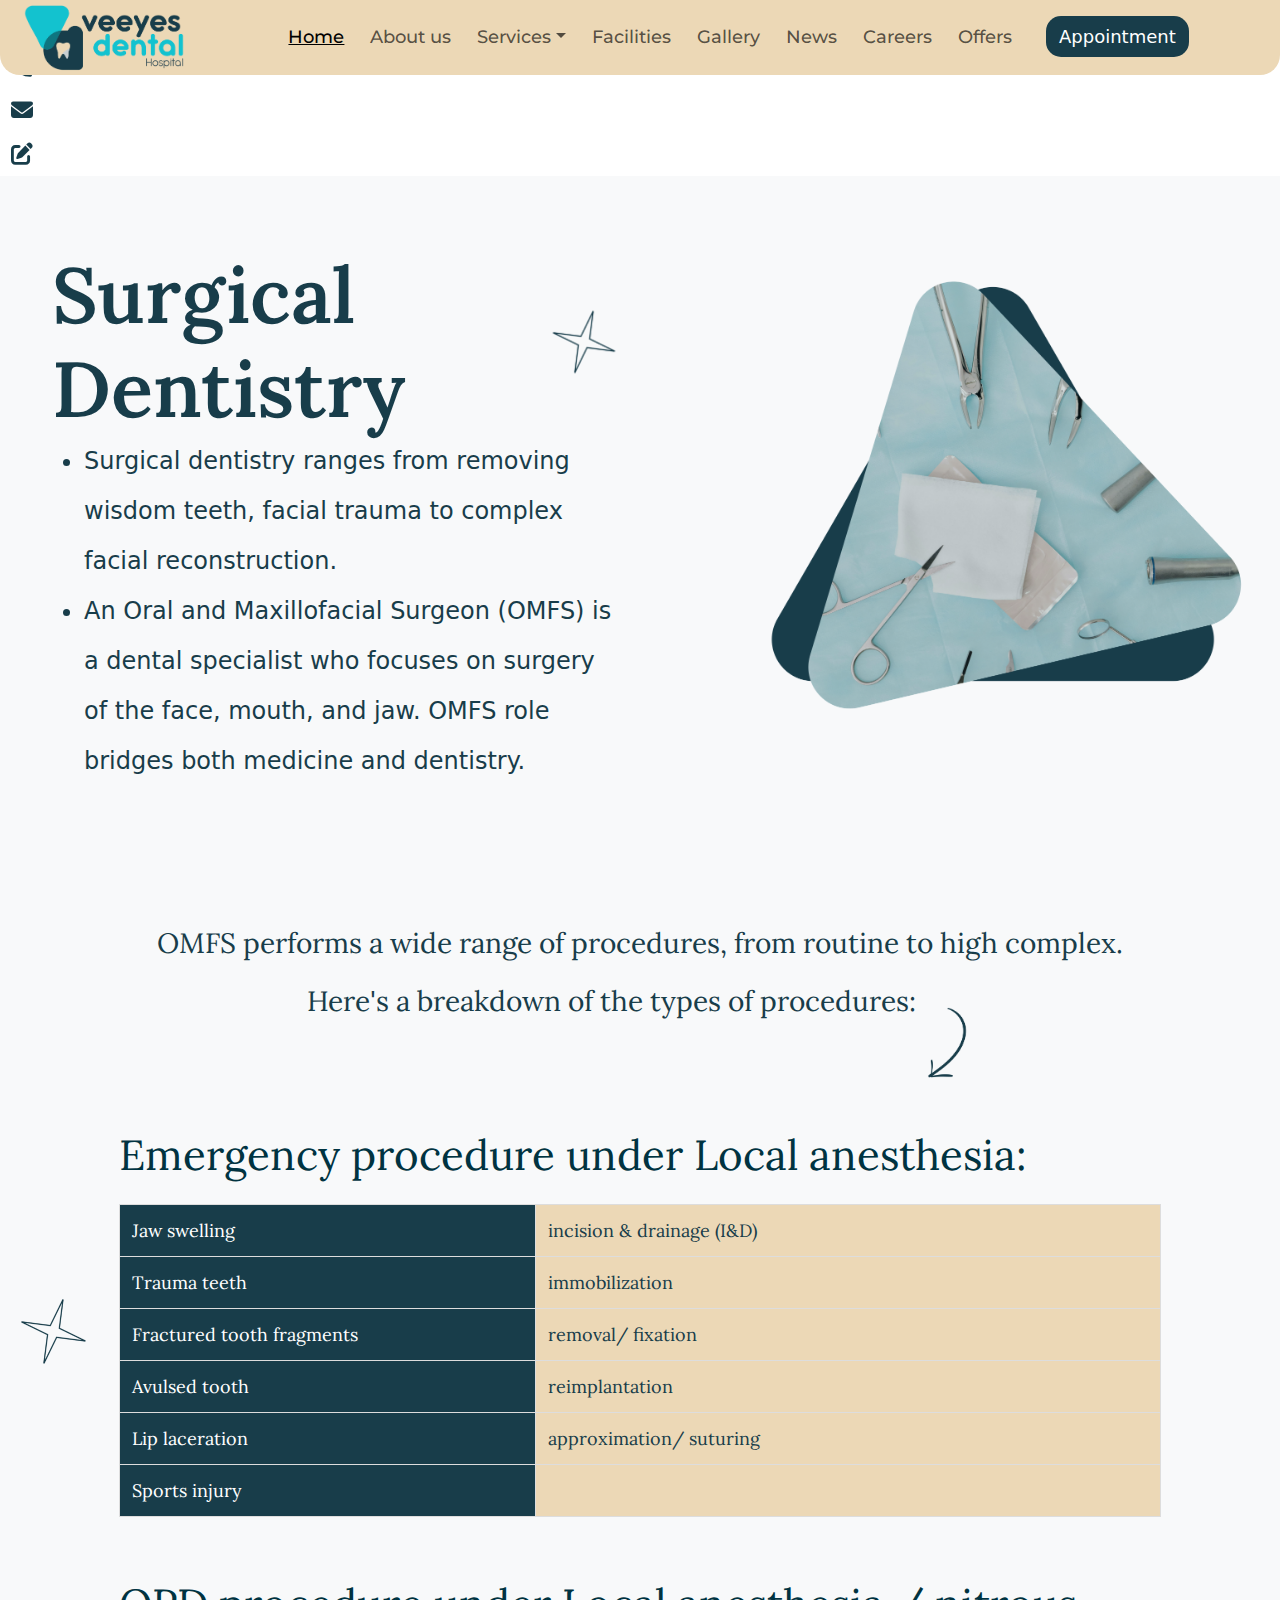
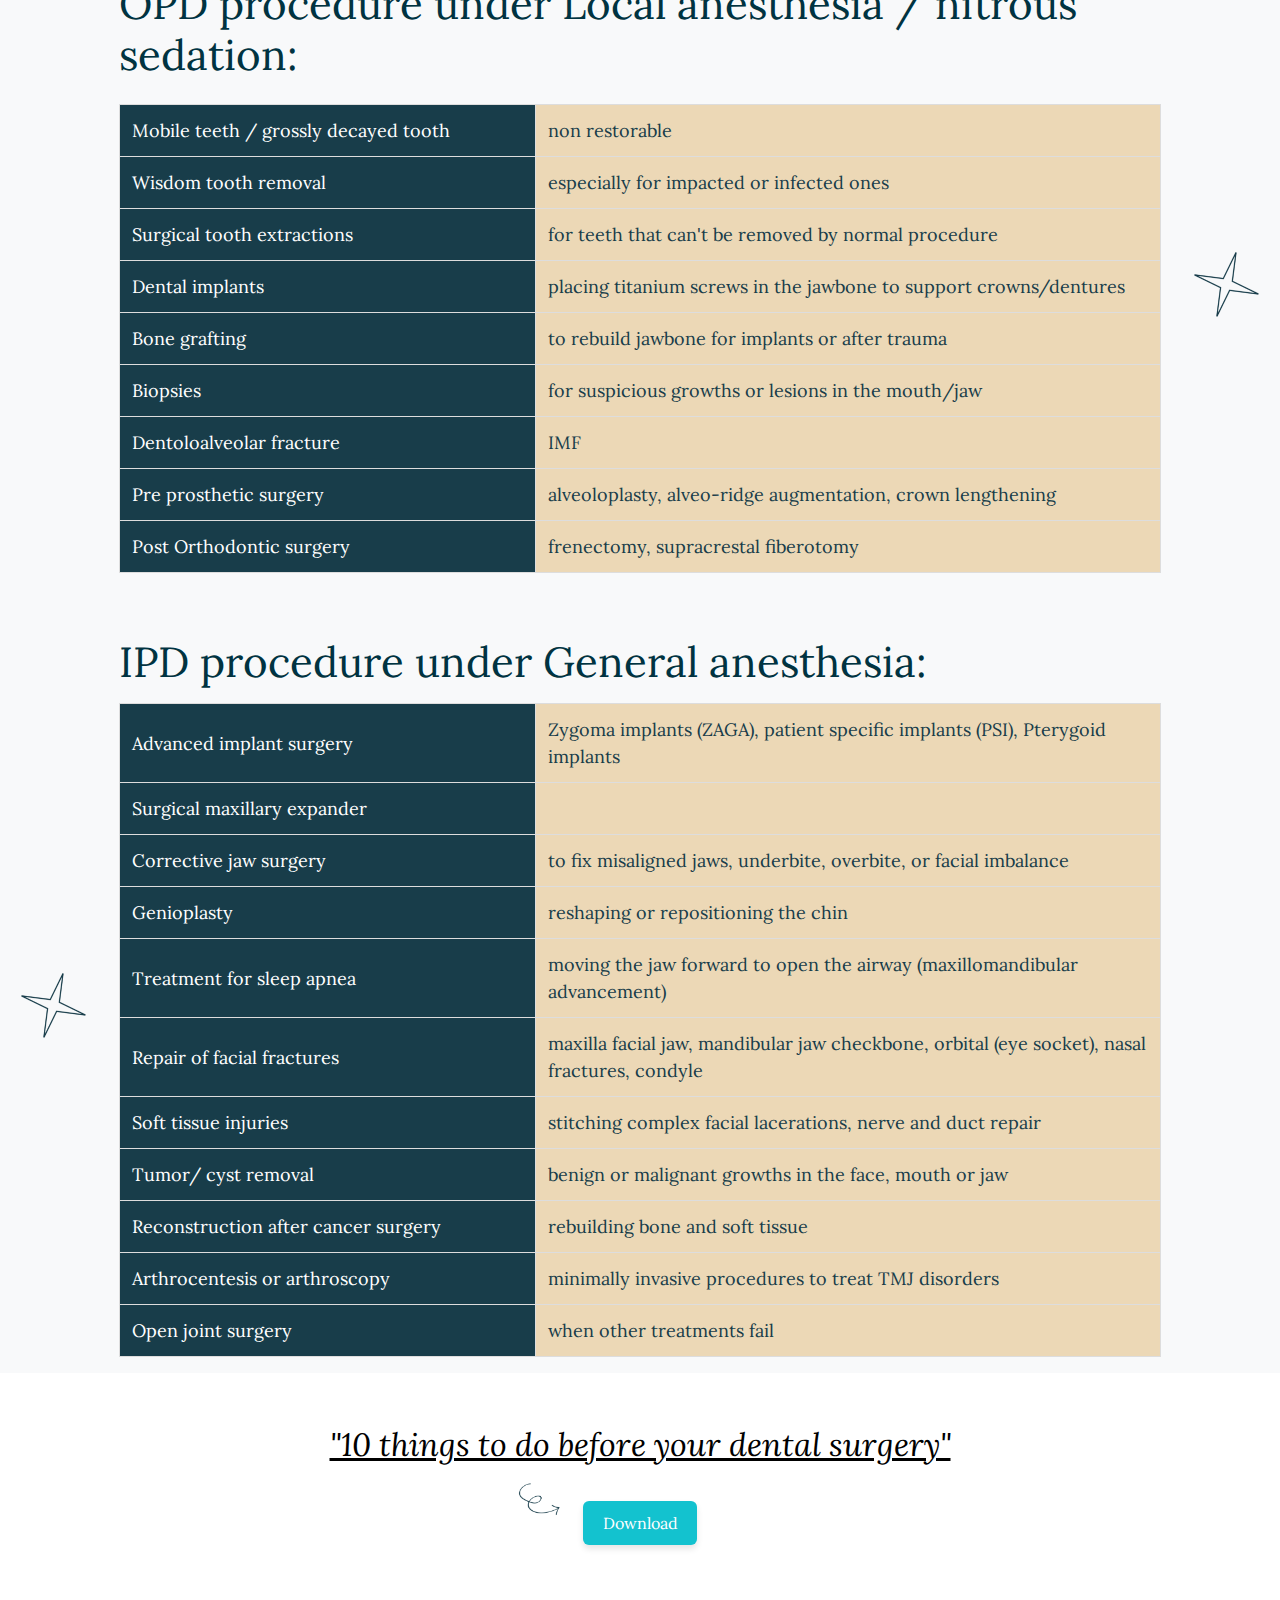
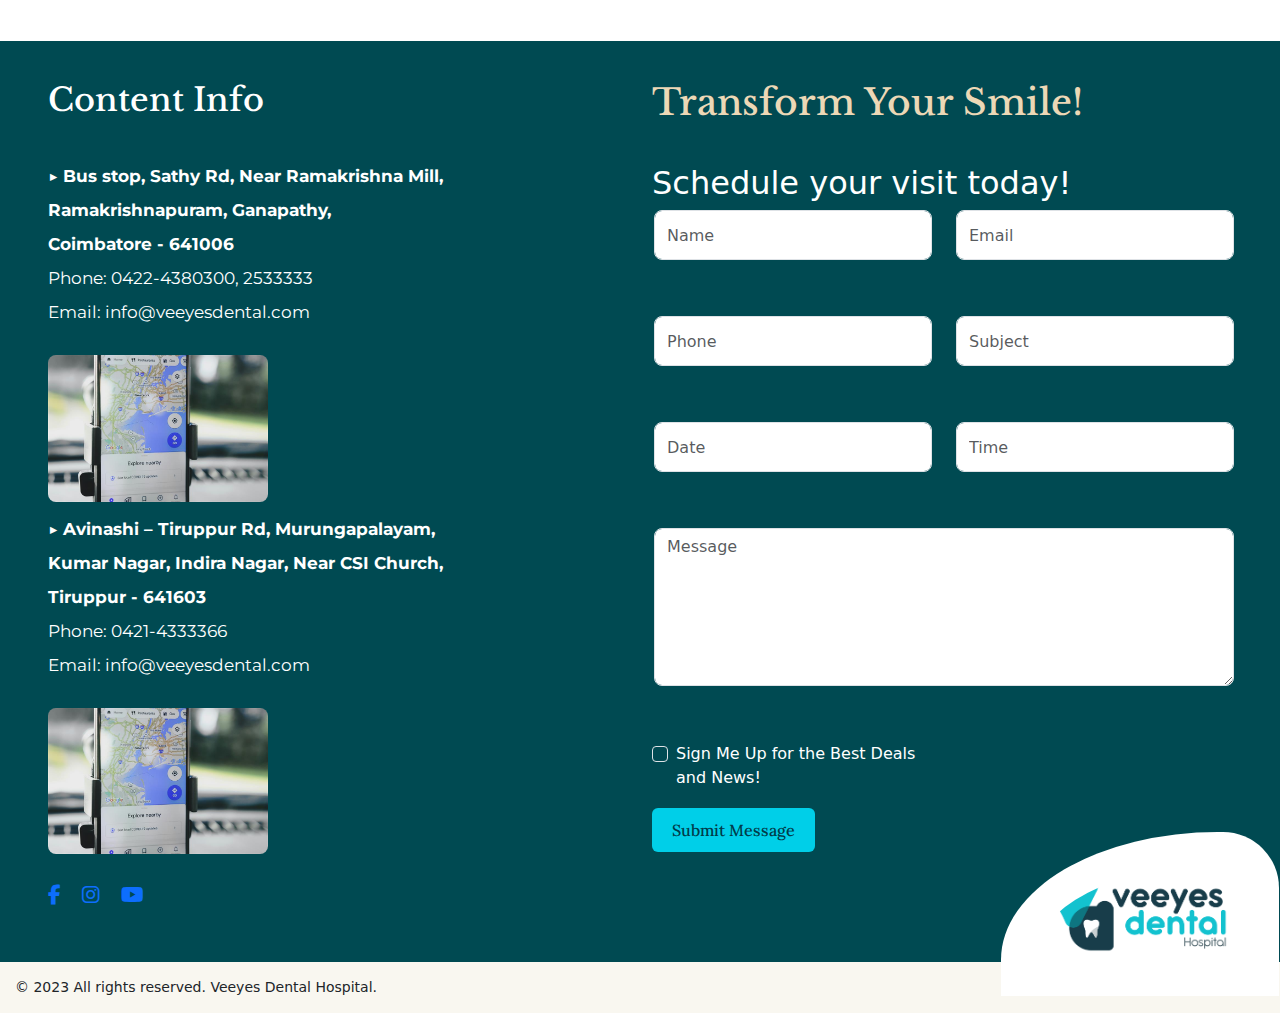
<file: subMenusPages/surgical-dentistry.html>
<!DOCTYPE html>
<html lang="en">

<head>
    <meta charset="UTF-8">
    <meta name="viewport" content="width=device-width, initial-scale=1.0">
    <title>Veeyes dental</title>
    <link href="https://fonts.googleapis.com/css2?family=Libre+Baskerville:wght@700&display=swap" rel="stylesheet">
    <link href="https://fonts.googleapis.com/css2?family=Montserrat:wght@500;600&display=swap" rel="stylesheet">

    <link href="https://fonts.googleapis.com/css2?family=Lora&display=swap" rel="stylesheet">


    <link rel="stylesheet" href="https://cdnjs.cloudflare.com/ajax/libs/font-awesome/6.5.0/css/all.min.css">

    <!-- Bootstrap CSS -->
    <link href="https://cdn.jsdelivr.net/npm/bootstrap@5.3.3/dist/css/bootstrap.min.css" rel="stylesheet">

    <!-- Bootstrap JS Bundle (includes Popper) -->
    <script src="https://cdn.jsdelivr.net/npm/bootstrap@5.3.3/dist/js/bootstrap.bundle.min.js"></script>
    <link rel="stylesheet" href="../css/nav.css">
    <link rel="stylesheet" href="../css/footer.css">
    <link rel="stylesheet" href="../css/subEndingpages/surgical-dentistry.css">
</head>

<body>
    <!-- navgation page Starting -->
    <nav class="navbar navbar-expand-lg fixed-top">
        <div class="container-fluid">
            <img src="../images/Veeyes_dental_original_logo.png" class="logo" srcset="">
            <button class="navbar-toggler" type="button" data-bs-toggle="collapse" data-bs-target="#navbarNavDropdown"
                aria-controls="navbarNavDropdown" aria-expanded="false" aria-label="Toggle navigation">
                <span class="navbar-toggler-icon"></span>
            </button>

            <div class="collapse navbar-collapse justify-content-center" id="navbarNavDropdown">
                <ul class="navbar-nav">
                    <li class="nav-item">
                        <a class="nav-link active" aria-current="page" href="../index.html">Home</a>
                    </li>
                    <li class="nav-item">
                        <a class="nav-link" href="#">About us</a>
                    </li>

                    <!-- Services Dropdown with Submenus -->
                    <li class="nav-item dropdown">
                        <a class="nav-link dropdown-toggle" href="#" role="button">Services</a>
                        <ul class="dropdown-menu">
                            <li class="dropdown-submenu">
                                <a class="dropdown-item" href="#">Dental specialty</a>
                                <ul class="dropdown-menu">
                                    <li><a class="dropdown-item" href="#">General dentistry</a></li>
                                    <li><a class="dropdown-item" href="#">Preventive dental health checkup</a></li>
                                    <li><a class="dropdown-item" href="#">Oral medicine & radiology</a></li>
                                    <li><a class="dropdown-item" href="#">Conservative dentistry & endodontics</a></li>
                                    <li><a class="dropdown-item" href="#">Periodontics</a></li>
                                    <li><a class="dropdown-item" href="#">Oral & maxillofacial surgery</a></li>
                                    <li><a class="dropdown-item" href="#">Prosthodontics & maxillofacial prosthesis</a>
                                    </li>
                                    <li><a class="dropdown-item" href="#">Pediatric & preventive dentistry</a></li>
                                    <li><a class="dropdown-item" href="#">Orthodontics & dentofacial orthopedics</a>
                                    </li>
                                    <li><a class="dropdown-item" href="#">Public health dentistry</a></li>
                                </ul>
                            </li>

                            <li class="dropdown-submenu">
                                <a class="dropdown-item" href="#">Specialized care</a>
                                <ul class="dropdown-menu">
                                    <li><a class="dropdown-item" href="#">Accidental & emergency care</a></li>
                                    <li><a class="dropdown-item" href="#">General anesthesia OT</a></li>
                                    <li><a class="dropdown-item" href="#">Surgical ICU</a></li>
                                    <li><a class="dropdown-item" href="#">Nitrous oxide sedation</a></li>
                                    <li><a class="dropdown-item" href="#">IP admission</a></li>
                                    <li><a class="dropdown-item" href="#">Pharmacy</a></li>
                                </ul>
                            </li>

                            <li class="dropdown-submenu">
                                <a class="dropdown-item" href="#">Super specialty</a>
                                <ul class="dropdown-menu">
                                    <li><a class="dropdown-item" href="#">Implant dentistry</a></li>
                                    <li><a class="dropdown-item" href="#">Minimally invasive dentistry</a></li>
                                    <li><a class="dropdown-item" href="#">Microscopic dentistry</a></li>
                                    <li><a class="dropdown-item" href="#">Laser assisted surgeries</a></li>
                                    <li><a class="dropdown-item" href="#">Facial esthetics</a></li>
                                </ul>
                            </li>

                            <li class="dropdown-submenu">
                                <a class="dropdown-item" href="#">Radiology</a>
                                <ul class="dropdown-menu">
                                    <li><a class="dropdown-item" href="#">Oral radiology - 2D & 3D</a></li>
                                    <li><a class="dropdown-item" href="#">Digital intra oral scan</a></li>
                                    <li><a class="dropdown-item" href="#">Digital implant planning</a></li>
                                    <li><a class="dropdown-item" href="#">Aligner planning</a></li>
                                </ul>
                            </li>

                            <li class="dropdown-submenu">
                                <a class="dropdown-item" href="#">Laboratory</a>
                                <ul class="dropdown-menu">
                                    <li><a class="dropdown-item" href="#">Blood investigation lab</a></li>
                                    <li><a class="dropdown-item" href="#">CADCAM dental lab (4 & 5 axis)</a></li>
                                </ul>
                            </li>
                        </ul>
                    </li>


                    <li class="nav-item">
                        <a class="nav-link" href="#">Facilities</a>
                    </li>
                    <li class="nav-item">
                        <a class="nav-link" href="#">Gallery</a>
                    </li>
                    <li class="nav-item">
                        <a class="nav-link" href="#">News</a>
                    </li>
                    <li class="nav-item">
                        <a class="nav-link" href="#">Careers</a>
                    </li>
                    <li class="nav-item">
                        <a class="nav-link" href="#">Offers</a>
                    </li>
                    <li class="nav-item">
                        <a href="#appointment-section"><button class="btn ms-3" id="appointment"
                                type="button">Appointment</button></a>
                    </li>
                </ul>
            </div>
        </div>
    </nav>
    <!-- navgation page Ending-->

    <!-- Icon page Starting -->
    <div class="fixed-contact-icons">
        <a href="https://wa.me/1234567890" target="_blank" class="icon-link whatsapp">
            <i class="fab fa-whatsapp icon-inner"></i>
            <span class="icon-label">WhatsApp</span>
        </a>
        <a href="tel:+1234567890" class="icon-link call">
            <i class="fas fa-phone icon-inner"></i>
            <span class="icon-label">Call</span>
        </a>
        <a href="mailto:example@example.com" class="icon-link email">
            <i class="fas fa-envelope icon-inner"></i>
            <span class="icon-label">Email</span>
        </a>

        <a href="mailto:example@example.com" class="icon-link email">
            <i class="fas fa-pen-to-square icon-inner"></i>
            <span class="icon-label">Email</span>
        </a>
    </div>
    <!-- Icon page Ending -->

    <!-- Home banner Starting -->
    <div class="container-fluid ps-3 pe-3 bg-light" id="home">
        <div class="row">
            <div class="col-md-6 d-flex flex-column justify-content-center ps-5 pe-3">
                <div class="d-flex justify-content-between align-items-center">
                    <h1 class="m-0">Surgical Dentistry</h1>
                    <img src="../images/star.png" style="width: 80px;" alt="">
                </div>

                <ul>
                    <li>Surgical dentistry ranges from removing wisdom teeth, facial trauma to complex facial
                        reconstruction.</li>
                    <li>An Oral and Maxillofacial Surgeon (OMFS) is a dental specialist who focuses on surgery of the
                        face, mouth, and jaw. OMFS role bridges both medicine and dentistry.</li>
                </ul>
            </div>
            <div class="col-md-6">
                <img src="../images/surgical_triangle_image.png" class="img-fluid"
                    alt="Surgical dentistry illustration">
            </div>
        </div>
    </div>
    <!-- Home banner Ending -->


    <section class="procedure-intro text-center bg-light py-5">
        <div class="container">
            <p class="intro-text">
                OMFS performs a wide range of procedures, from routine to high complex.
            </p>
            <div class="d-flex justify-content-center">

                <p class="intro-subtext">
                    Here's a breakdown of the types of procedures:
                </p>
                <img src="../images/table_arrow.png" alt="Arrow" width="50px" class="arrow-icon ms-2 pt-4" />
            </div>
        </div>
    </section>

    <section class="procedure-table-section bg-light py-5">
        <div class="container-fluid">
            <div class="row">
                <div class="col-md-1 order-md-1 order-2 d-flex justify-content-center align-items-center">
                    <img src="../images/star.png"   class="star" alt="">
                </div>

                <div class="col-md-10 order-md-2 order-1">
                    <h3 class="table-heading mb-4">Emergency procedure under Local anesthesia:</h3>
                    <div class="table-responsive">
                        <table class="table custom-table">
                            <tbody>
                                <tr>
                                    <th scope="row">Jaw swelling</th>
                                    <td>incision & drainage (I&D)</td>
                                </tr>
                                <tr>
                                    <th scope="row">Trauma teeth</th>
                                    <td>immobilization</td>
                                </tr>
                                <tr>
                                    <th scope="row">Fractured tooth fragments</th>
                                    <td>removal/ fixation</td>
                                </tr>
                                <tr>
                                    <th scope="row">Avulsed tooth</th>
                                    <td>reimplantation</td>
                                </tr>
                                <tr>
                                    <th scope="row">Lip laceration</th>
                                    <td>approximation/ suturing</td>
                                </tr>
                                <tr>
                                    <th scope="row">Sports injury</th>
                                    <td></td>
                                </tr>
                            </tbody>
                        </table>
                    </div>
                </div>
            </div>
        </div>
    </section>


    <section class="procedure-table-section bg-light py-5">
        <div class="container-fluid">
            <div class="row">
                <div class="col-md-1"></div>
                <div class="col-md-10">

                    <h3 class="table-heading mb-4">
                        OPD procedure under Local anesthesia / <br class="d-sm-none" /> nitrous sedation:
                    </h3>
                    <div class="table-responsive">
                        <table class="table custom-table">
                            <tbody>
                                <tr>
                                    <th scope="row">Mobile teeth / grossly decayed tooth</th>
                                    <td>non restorable</td>
                                </tr>
                                <tr>
                                    <th scope="row">Wisdom tooth removal</th>
                                    <td>especially for impacted or infected ones</td>
                                </tr>
                                <tr>
                                    <th scope="row">Surgical tooth extractions</th>
                                    <td>for teeth that can't be removed by normal procedure</td>
                                </tr>
                                <tr>
                                    <th scope="row">Dental implants</th>
                                    <td>placing titanium screws in the jawbone to support crowns/dentures</td>
                                </tr>
                                <tr>
                                    <th scope="row">Bone grafting</th>
                                    <td>to rebuild jawbone for implants or after trauma</td>
                                </tr>
                                <tr>
                                    <th scope="row">Biopsies</th>
                                    <td>for suspicious growths or lesions in the mouth/jaw</td>
                                </tr>
                                <tr>
                                    <th scope="row">Dentoloalveolar fracture</th>
                                    <td>IMF</td>
                                </tr>
                                <tr>
                                    <th scope="row">Pre prosthetic surgery</th>
                                    <td>alveoloplasty, alveo-ridge augmentation, crown lengthening</td>
                                </tr>
                                <tr>
                                    <th scope="row">Post Orthodontic surgery</th>
                                    <td>frenectomy, supracrestal fiberotomy</td>
                                </tr>
                            </tbody>
                        </table>
                    </div>
                </div>

                <div class="col-md-1 d-flex justify-content-center align-items-center">
                    <img src="../images/star.png"  class="star" alt="">
                </div>
            </div>
        </div>
    </section>



    <section class="container-fluid  bg-light table-section">
        <div class="row">
            <div class="col-md-1 order-md-1 order-2 d-flex justify-content-center align-items-center">
                <img src="../images/star.png"  class="star" alt="">
            </div>
            <div class="col-md-10 order-md-2 order-1">
                <h3 class="table-heading">IPD procedure under General anesthesia:</h3>
                <table class="table table-bordered custom-table mt-3">
                    <tbody>
                        <tr>
                            <th>Advanced implant surgery</th>
                            <td>Zygoma implants (ZAGA), patient specific implants (PSI), Pterygoid implants</td>
                        </tr>
                        <tr>
                            <th>Surgical maxillary expander</th>
                            <td></td>
                        </tr>
                        <tr>
                            <th>Corrective jaw surgery</th>
                            <td>to fix misaligned jaws, underbite, overbite, or facial imbalance</td>
                        </tr>
                        <tr>
                            <th>Genioplasty</th>
                            <td>reshaping or repositioning the chin</td>
                        </tr>
                        <tr>
                            <th>Treatment for sleep apnea</th>
                            <td>moving the jaw forward to open the airway (maxillomandibular advancement)</td>
                        </tr>
                        <tr>
                            <th>Repair of facial fractures</th>
                            <td>maxilla facial jaw, mandibular jaw checkbone, orbital (eye socket), nasal fractures,
                                condyle
                            </td>
                        </tr>
                        <tr>
                            <th>Soft tissue injuries</th>
                            <td>stitching complex facial lacerations, nerve and duct repair</td>
                        </tr>
                        <tr>
                            <th>Tumor/ cyst removal</th>
                            <td>benign or malignant growths in the face, mouth or jaw</td>
                        </tr>
                        <tr>
                            <th>Reconstruction after cancer surgery</th>
                            <td>rebuilding bone and soft tissue</td>
                        </tr>
                        <tr>
                            <th>Arthrocentesis or arthroscopy</th>
                            <td>minimally invasive procedures to treat TMJ disorders</td>
                        </tr>
                        <tr>
                            <th>Open joint surgery</th>
                            <td>when other treatments fail</td>
                        </tr>
                    </tbody>
                </table>
            </div>
        </div>
    </section>

    <section class="download-section text-center">
        <p class="download-title"><em><u>"10 things to do before your dental surgery"</u></em></p>
        <div class="arrow-container">
            <img src="../images/download_arrow.png" class="curved-arrow" alt="Curved Arrow" >
            <a href="10-things-before-dental-surgery.pdf"  class="btn download-btn" download>Download</a>
        </div>
    </section>



    <!-- footer page Starting -->
    <div class="container-fluid contact-section mt-5 ps-5 pe-5" id="appointment-section">
        <div class="row">
            <div class="col-lg-6 col-md-5 col-sm-12 col-12 contact-info">
                <h3>Content Info</h3>
                <p><strong>▶ Bus stop, Sathy Rd, Near Ramakrishna Mill,<br>
                        Ramakrishnapuram, Ganapathy,<br>
                        Coimbatore - 641006</strong><br>
                    Phone: 0422-4380300, 2533333<br>
                    Email: info@veeyesdental.com
                </p>
                <img src="../images/map_image.jpg" class="img-fluid" alt="Coimbatore Location" />

                <p><strong>▶ Avinashi – Tiruppur Rd, Murungapalayam,<br>
                        Kumar Nagar, Indira Nagar, Near CSI Church,<br>
                        Tiruppur - 641603</strong><br>
                    Phone: 0421-4333366<br>
                    Email: info@veeyesdental.com
                </p>
                <img src="../images/map_image.jpg" class="img-fluid" alt="Tiruppur Location" />

                <!-- Social Icons -->
                <div class="social-icons mt-3">
                    <a href="#" class="me-3 fs-5 icon-link2 "><i class="fab fa-facebook-f"></i></a>
                    <a href="#" class="me-3 fs-5 icon-link2 "><i class="fab fa-instagram "></i></a>
                    <a href="#" class="me-3 fs-5 icon-link2 "><i class="fab fa-youtube "></i></a>
                </div>

            </div>

            <!-- Contact Form -->
            <div class="col-lg-6 col-md-7 col-sm-12 col-12 ">

                <h1>Transform Your
                    Smile!</h1>
                <h2 class="section-title text-white">Schedule your visit today!</h2>
                <form>
                    <div class="row g-4">
                        <div class="col-md-6">
                            <input type="text" class="form-control" placeholder="Name" required />
                        </div>
                        <div class="col-md-6">
                            <input type="email" class="form-control" placeholder="Email" required />
                        </div>
                        <div class="col-md-6">
                            <input type="text" class="form-control" placeholder="Phone" />
                        </div>
                        <div class="col-md-6">
                            <input type="text" class="form-control" placeholder="Subject" />
                        </div>
                        <div class="col-md-6">
                            <input type="text" class="form-control" placeholder="Date" />
                        </div>
                        <div class="col-md-6">
                            <input type="text" class="form-control" placeholder="Time" />
                        </div>
                        <div class="col-12">
                            <textarea class="form-control" rows="6" placeholder="Message"></textarea>
                        </div>
                        <div class="col-md-6 col-12">
                            <div class="form-check text-white">
                                <input class="form-check-input" type="checkbox" id="newsCheck"
                                    style="background-color: transparent;">
                                <label class="form-check-label" for="newsCheck">
                                    Sign Me Up for the Best Deals and News!
                                </label>
                            </div>
                            <button type="submit" class="submit-btn mt-3">Submit Message</button>
                        </div>
                        <div class=" col-md-6 text-md-end">
                            <img src="../images/Veeyes_dental_original_logo.png" class="end-logo img-fluid" alt="">
                        </div>

                    </div>
                </form>
            </div>
        </div>
    </div>
    <div class="footer">
        © 2023 All rights reserved. Veeyes Dental Hospital.
    </div>
    <!-- footer page Ending -->
</body>

</html>
</file>
<file: css/nav.css>
.navbar-nav .nav-item {
    margin-right: 10px;
}

.navbar-nav .nav-item:last-child {
    margin-right: 0;
}

/* Navbar container */
.navbar {
    height: 75px;
    background-color: rgb(236, 216, 182);
    border-bottom-left-radius: 20px;
    border-bottom-right-radius: 20px;
}

/* Nav link style */
.navbar-nav .nav-link {
    font-size: 18px;
    font-weight: 500;
    transition: all 0.2s ease;
    text-decoration: none;
    font-family: 'Montserrat', sans-serif !important;
}

.navbar-nav .active {
    text-decoration: underline;
}

/* Nav link hover style */
.navbar-nav .nav-link:hover {
    font-size: 20px;
    font-weight: 600;
    text-decoration: underline;
}

/* Logo grayscale */
.logo {
    width: 189.2px;
    height: 87px;
    transition: all 0.3s ease;
}

.logo:hover {
    width: 168px;
    height: 71px;
}

#appointment {
    font-size: 18px;
    color: white;
    border-radius: 15px;
    background-color: #183D4A;
}

#appointment:hover {
    font-size: 18px;
    color: black;
    border-radius: 15px;
    background-color: #13C2CF;
}

/* Show main dropdown on hover */
.navbar-nav .dropdown:hover>.dropdown-menu {
    display: block;
}

/* Submenu position and visibility */
.dropdown-submenu {
    position: relative;
}

.dropdown-submenu>.dropdown-menu {
    top: 0;
    left: 100%;
    margin-top: -1px;
    display: none;
    position: absolute;
}

/* Show submenu on hover */
.dropdown-submenu:hover>.dropdown-menu {
    display: block;
}

/* Optional: Highlight on hover */
.dropdown-menu .dropdown-item:hover {
    background-color: #00bcd4;
    color: white;
    border-radius: 5px;
}




/* Individual icon style */
.icon-link {
    position: relative;
    width: 44px;
    height: 44px;
    background-color: #ffffff;
    border-radius: 50%;
    display: flex;
    align-items: center;
    justify-content: center;
    color: #183D4A;
    text-decoration: none;
    overflow: visible;
    transition: background-color 0.3s ease, transform 0.3s ease, border-radius 0.3s ease;
    z-index: 1;
}

/* Icon content */
.icon-inner {
    font-size: 22px;
    z-index: 2;
    transition: transform 0.3s ease;
}

/* Text label */
.icon-label {
    position: absolute;
    height: 44px;
    right: 40px;
    white-space: nowrap;
    background-color: #13C2CF;
    padding: 4px 12px;
    border-radius: 30px 0 0 30px;
    color: #183D4A;
    font-size: 14px;
    opacity: 0;
    transform: translateX(10px);
    transition: opacity 0.4s ease, transform 0.4s ease;
    box-shadow: 0 2px 6px rgba(0, 0, 0, 0.15);
    display: flex;
    align-items: center;
    z-index: 0;
}

/* Hover effect for the whole icon */
.icon-link:hover {
    background-color: #13C2CF;
    border-radius: 0 50% 50% 0;
    transform: scale(1.05);
}

/* Slide-in label on hover */
.icon-link:hover .icon-label {
    opacity: 1;
    transform: translateX(0);
}

/* Optional: slight bounce on icon content */
.icon-link:hover .icon-inner {
    transform: scale(1.2);
}


@media (max-width: 1124px) {
    .navbar {
        height: auto;
    }

    .logo {
        width: 162px;
        height: 60px;
    }

    .navbar-nav .nav-link {
        font-size: 16px;
    }

    .navbar-nav .nav-item {
        margin-right: 0px;
    }

    .navbar-nav .btn {
        font-size: 15px;
    }



}

@media (max-width:996px) {
    .navbar-nav .btn {
        margin-left: 0 !important;
    }
}

@media (max-width: 320px) {
    .navbar {
        height: auto;
    }

    .logo {
        height: 47px;
        width: 120px;
    }

    .logo:hover {
        height: 45px;
        width: 110px;
    }

    .navbar-nav .btn {
        margin-left: 0 !important;
    }
}
</file>
<file: css/footer.css>
.contact-section {
    background-color: #004a52;
    color: white;
    padding: 40px 0;
}

.contact-info p {
    font-size: 17px;
    line-height: 2;
    font-family: 'Montserrat';
}

.contact-info img {
    width: 100%;
    max-width: 220px;
    margin: 10px 0;
    border-radius: 8px;
}

.contact-section h1 {
    font-size: 36px;
    color: #ECD8B6;
    font-family: "Libre Baskerville", sans-serif;
    margin-bottom: 40px;
}

.contact-section h3 {
    font-family: "Libre Baskerville", sans-serif;
    font-size: xx-large;
    margin-bottom: 40px;
}


.form-label {
    font-weight: 500;
}

input {
    height: 50px;
}

.form-control {
    border-radius: 8px;
    margin: 0px 2px 32px 2px;
}

.submit-btn {
    background-color: #00cfe8;
    color: #003b4a;
    border: none;
    padding: 10px 20px;
    border-radius: 6px;
    font-weight: 500;
    font-family: Lora;
}

.submit-btn:hover {
    background-color: #ECD8B6;
}

.social-icons .icon-link {
    width: 44px;
    height: 44px;
    background-color: #ffffff;
    border-radius: 50%;
    color: #183D4A;
    text-decoration: none;
    overflow: visible;
    transition: background-color 0.3s ease, transform 0.3s ease, border-radius 0.3s ease;
    z-index: 1;
}

.social-icons .icon-link:hover {
    background-color: #13C2CF;
    border-radius: 50% 50% 50% 50%;
}

.footer {
    background-color: #f9f7f0;
    text-align: left;
    padding: 15px;
    font-size: 14px;
}


.end-logo {
    margin-right: -47px;
    background-color: white;
    width: 100%;
    padding: 33px;
    margin-bottom: -74px;
    margin-top: 90px;
    border-radius: 78% 56px 0px 0px;
}

@media(max-width:1200px) {

    .form-control {
        margin: 0px 2px 32px 2px !important;
    }

    .end-logo {
        margin-right: -47px !important;
    }

    .contact-info p {
        font-size: 12px !important;
    }

    .contact-section h1 {
        font-size: 39px !important;
    }

    .contact-section h2 {
        font-size: 26px !important;
    }
}


@media (max-width:1024px) {

    .form-control {
        margin: 0px 2px 32px 2px !important;
    }

    .end-logo {
        margin-right: -47px !important;
    }

    .contact-info p {
        font-size: 12px !important;
    }

    .contact-section h1 {
        font-size: 37px !important;
    }

    .contact-section h2 {
        font-size: 25px !important;
    }
}



@media (max-width:996px) {

    .form-control {
        margin: 0px 2px 9px 2px !important;
    }

    .end-logo {
        margin-right: -47px !important;
    }

    .contact-info p {
        font-size: 12px !important;
    }

    .contact-section h1 {
        font-size: 30px !important;
    }

    .contact-section h2 {
        font-size: 20px !important;
    }
}

@media (max-width:600px) {

    .form-control {
        margin: 0px 2px 6px 2px !important;
    }

    .end-logo {
        margin-right: -47px !important;
    }

    .contact-info p {
        font-size: 12px !important;
    }

    .contact-section h1 {
        font-size: 30px !important;
        padding-top: 30px;
        margin-bottom: 20px !important;
    }

    .contact-section h2 {
        font-size: 22px !important;
    }
}


@media (max-width:480px) {

    .form-control {
        margin: 0px 2px 5px 2px !important;
    }

    .end-logo {
        margin-right: -47px !important;
    }

    .contact-info p {
        font-size: 12px !important;
    }

    .contact-section h1 {
        font-size: 23px !important;
        padding-top: 30px !important;
        margin-bottom: 20px !important;
    }

    .contact-section h2 {
        font-size: 19px !important;
    }
}


@media (max-width:380px) {
    .form-control {
        margin: 0pc 2px 2px 2px !important;
    }

    .end-logo {
        margin-right: -70px !important;
    }

    .contact-info p {
        font-size: 12px !important;
    }

    .contact-section h1 {
        font-size: 18px !important;
        padding-top: 20px;
        margin-bottom: 20px !important;
    }

    .contact-section h2 {
        font-size: 15px !important;
    }
}


@media (max-width:280px) {
    .form-control {
        margin: 0px 2px 32px 2px !important;
    }

    .end-logo {
        margin-right: -47px !important;
    }

    .contact-section h1 {
        font-size: 12px !important;
    }

    .contact-section h2 {
        font-size: 12px !important;
    }

}
</file>
<file: css/subMenupages/oral-maxillofacial-radiology.css>
/* #home .row {
    height: 80vh;
} */

#home h1 {
    font-size: 56px;
    font-family: lora;
    color: #183D4A;
    font-weight: 600;
}

#home {
    line-height: 50px;
}

#home ul li {
    color: #183D4A;
    font-size: 24px;
    font-weight: 200;
}

.highlight {
    font-weight: 600;
    color: #0c3b49;
}

.radiology-support {
    background-color: #00c8d4;
    color: #000;
    padding: 2rem 1rem;
}

.radiology-support h5 {
    font-weight: bold;
    font-family: lora;
    font-size: 22px;
    margin-bottom: 1rem;
}

.list-icon {
    color: #f9a825;
    margin-right: 0.5rem;
}

.list-group-item {
    background-color: transparent;
    border: none;
    font-size: 16px;
    padding: 0.25rem 0;
    font-family: Montserrat;
}

.arrow-icon {
    width: 50px;
    height: auto;
    vertical-align: middle;
}


.procedure-table-section {
    margin-top: -50px;
}

.table-heading {
    font-size: 42px;
    font-weight: 100;
    color: #003341;
    font-family: lora;
}

.custom-table {
    border: 1px solid #ccc;
    width: 100%;
}

.custom-table th {
    background-color: #183D4A;
    color: white;
    font-size: 18px;
    width: 40%;
    vertical-align: middle;
    font-family: lora;
    font-weight: 300;
}

.custom-table td {
    background-color: #ECD8B6;
    font-size: 18px;
    color: #183D4A;
    vertical-align: middle;
    font-family: lora;
}

.custom-table thead tr th {
    font-size: 28px;
    font-weight: 400;
    color: #000;
    background-color: #00c8d4;
}

.custom-table th,
.custom-table td {
    border: 1px solid #ddd;
    padding: 0.75rem;
}


.download-section {
    padding: 3rem 1rem;
    background-color: #fff;
}

.download-title {
    font-size: 32px;
    font-family: Lora;
    color: black;
}

.arrow-container {
    position: relative;
    display: inline-block;
    margin-top: 1rem;
}

.star {
    width: 100%;
}

.curved-arrow {
    position: absolute;
    left: -70px;
    top: -25px;
    width: 50px;
}

.download-btn {
    background-color: #13C2CF;
    color: #fff;
    padding: 0.6rem 1.2rem;
    font-family: lora;
    font-weight: 200;
    border: none;
    border-radius: 6px;
    text-decoration: none;
    box-shadow: 0 4px 6px rgba(0, 0, 0, 0.1);
}

.download-btn:hover {
    background-color: #ECD8B6;
}

.list-unstyled{
    line-height: 40px;
}

@media (max-width:1024px) {
    #home h1 {
        font-size: 40px;
    }

    #home .row {
        padding-top: 6%;
    }

    #home ul li {
        font-size: 18px;
    }

    #home {
        line-height: 50px;
    }



    .table-heading {
        font-size: 42px;
    }

    .custom-table td {
        font-size: 18px;
    }

    .custom-table th {
        font-size: 18px;
    }

    .star {
        width: 100%;
    }

    .download-title {
        font-size: 32px;
    }

    .radiology-support {
        background-color: #00c8d4;
        color: #000;
        padding: 2rem 1rem;
    }

    .radiology-support h2 {
        font-weight: bold;
        font-family: lora;
        font-size: 24px;
        margin-bottom: 1rem;
    }

    .list-unstyled {
        line-height: 40px;
    }

    .list-icon {
        color: #f9a825;
        margin-right: 0.5rem;
    }

    .list-group-item {
        background-color: transparent;
        border: none;
        font-size: 14px;
        padding: 0.25rem 0;
        font-family: Montserrat;
    }

}

@media (max-width:996px) {
    #home h1 {
        font-size: 56px;
    }

    #home .row {
        padding-top: 13%;
    }

    #home ul li {
        font-size: 16px;
    }

    #home {
        line-height: 39px;
    }



    .table-heading {
        font-size: 37px;
    }

    .custom-table td {
        background-color: #ECD8B6;
        font-size: 18px;
        color: #183D4A;
        vertical-align: middle;
        font-family: lora;
    }

    .custom-table th {
        font-size: 18px;
    }

    .star {
        width: 100%;
    }

    .download-title {
        font-size: 32px;
    }

    .custom-table thead tr th {
        font-size: 22px;
    }

    .radiology-support {
        background-color: #00c8d4;
        color: #000;
        padding: 2rem 1rem;
    }

    .radiology-support h2 {
        font-weight: bold;
        font-family: lora;
        font-size: 22px;
        margin-bottom: 1rem;
    }

    .list-unstyled {
        line-height: 34px;
    }

    .list-icon {
        color: #f9a825;
        margin-right: 0.5rem;
    }

    .list-group-item {
        background-color: transparent;
        border: none;
        font-size: 14px;
        padding: 0.25rem 0;
        font-family: Montserrat;
    }

}

@media (max-width:746px) {
    .star {
        width: 52%;
    }

    .radiology-support {
        background-color: #00c8d4;
        color: #000;
        padding: 2rem 1rem;
    }

    .radiology-support h2 {
        font-weight: bold;
        font-family: lora;
        font-size: 28px;
        margin-bottom: 1rem;
    }

    .list-unstyled {
        line-height: 40px;
    }

    .list-icon {
        color: #f9a825;
        margin-right: 0.5rem;
    }

    .list-group-item {
        background-color: transparent;
        border: none;
        font-size: 16px;
        padding: 0.25rem 0;
        font-family: Montserrat;
    }
}


@media (max-width:600px) {
    #home h1 {
        font-size: 56px;
    }

    #home .row {
        padding-top: 13%;
    }

    #home ul li {
        font-size: 16px;
    }

    #home {
        line-height: 39px;
    }


    .table-heading {
        font-size: 42px;
    }

    .custom-table td {
        background-color: #ECD8B6;
        font-size: 18px;
        color: #183D4A;
        vertical-align: middle;
        font-family: lora;
    }

    .custom-table th {
        font-size: 18px;
    }

    .star {
        width: 80%;
    }

    .download-title {
        font-size: 32px;
    }

    .radiology-support {
        background-color: #00c8d4;
        color: #000;
        padding: 2rem 1rem;
    }

    .radiology-support h2 {
        font-weight: bold;
        font-family: lora;
        font-size: 28px;
        margin-bottom: 1rem;
    }

    .list-unstyled {
        line-height: 40px;
    }

    .list-icon {
        color: #f9a825;
        margin-right: 0.5rem;
    }

    .list-group-item {
        background-color: transparent;
        border: none;
        font-size: 16px;
        padding: 0.25rem 0;
        font-family: Montserrat;
    }
}

@media (max-width:480px) {
    #home h1 {
        font-size: 42px;
    }

    #home .row {
        padding-top: 22%;
    }

    #home ul li {
        font-size: 16px;
    }

    #home {
        line-height: 39px;
    }



    .table-heading {
        font-size: 20px;
    }

    .custom-table td {
        background-color: #ECD8B6;
        font-size: 16px;
        color: #183D4A;
        vertical-align: middle;
        font-family: lora;
    }

    .custom-table th {
        font-size: 16px;
    }

    .star {
        width: 50%;
    }

    .download-title {
        font-size: 27px;
    }

    .custom-table thead tr th {
        font-size: 22px;
    }

    .radiology-support {
        background-color: #00c8d4;
        color: #000;
        padding: 2rem 1rem;
    }

    .radiology-support h2 {
        font-weight: bold;
        font-family: lora;
        font-size: 28px;
        margin-bottom: 1rem;
    }

    .list-unstyled {
        line-height: 40px;
    }

    .list-icon {
        color: #f9a825;
        margin-right: 0.5rem;
    }

    .list-group-item {
        background-color: transparent;
        border: none;
        font-size: 16px;
        padding: 0.25rem 0;
        font-family: Montserrat;
    }
}

@media (max-width:380px) {
    #home h1 {
        font-size: 27px;
    }

    #home .row {
        margin-top: 9%;
    }

    #home ul li {
        font-size: 16px;
    }


    #home {
        line-height: 42px;
    }



    .table-heading {
        font-size: 20px;
    }

    .custom-table td {
        background-color: #ECD8B6;
        font-size: 13px;
        color: #183D4A;
        vertical-align: middle;
        font-family: lora;
    }

    .custom-table th {
        font-size: 14px;
    }

    .star {
        width: 46%;
    }

    .download-title {
        font-size: 25px;
    }

    .custom-table thead tr th {
        font-size: 20px;
    }

    .radiology-support {
        background-color: #00c8d4;
        color: #000;
        padding: 2rem 1rem;
    }

    .radiology-support h2 {
        font-weight: bold;
        font-family: lora;
        font-size: 21px;
        margin-bottom: 1rem;
    }

    .list-unstyled {
        text-align: justify;
        line-height: 28px;
    }

    .list-icon {
        color: #f9a825;
        margin-right: 0.5rem;
    }

    .list-group-item {
        background-color: transparent;
        border: none;
        font-size: 12px;
        padding: 0.25rem 0;
        font-family: Montserrat;
    }
}

@media (max-width:280px) {
    #home h1 {
        font-size: 18px;
    }

    #home .row {
        margin-top: 15%;
    }

    #home ul li {
        font-size: 11px;
    }

    #home {
        line-height: 34px;
    }

    .table-heading {
        font-size: 19px;
    }

    .custom-table td {
        background-color: #ECD8B6;
        font-size: 11px;
        color: #183D4A;
        vertical-align: middle;
        font-family: lora;
    }

    .custom-table th {
        font-size: 15px;
    }

    .star {
        width: 37%;
    }

    .download-title {
        font-size: 17px;
    }

    .ps-5 {
        padding-left: 10px !important;
    }

    .custom-table thead tr th {}

    .radiology-support {
        background-color: #00c8d4;
        color: #000;
        padding: 2rem 1rem;
    }

    .radiology-support h2 {
        font-weight: bold;
        font-family: lora;
        font-size: 18px;
        margin-bottom: 1rem;
    }

    .list-unstyled {
        text-align: justify;
        line-height: 30px;
    }

    .list-icon {
        color: #f9a825;
        margin-right: 0.5rem;
    }

    .list-group-item {
        background-color: transparent;
        border: none;
        font-size: 12px;
        padding: 0.25rem 0;
        font-family: Montserrat;
    }

}
</file>
<file: css/subMenupages/periodontics.css>
#home h1 {
    font-size: 60px;
    font-family: lora;
    color: #183D4A;
    font-weight: 600;
}

#home {
    line-height: 50px;
    margin-top: 3%;
}

#home ul li {
    color: #183D4A;
    font-size: 18px;
    list-style: none;
    font-weight: 100;
}


.my-circles {
    position: relative;
}

.circle {
    position: absolute;
    border-radius: 50%;
    background: linear-gradient(to bottom, #00eaff, #003b49);
}

.small {
    width: 20px;
    height: 20px;
    top: 9px;
    left: 10%;
    box-shadow: 0 1px 1px rgba(0, 0, 0, 0.6);
}

.medium {
    width: 30px;
    height: 30px;
    top: 38px;
    left: 12%;
    box-shadow: 0 2px 2px rgba(0, 0, 0, 0.6);
}

.large {
    width: 40px;
    height: 40px;
    top: 78px;
    left: 15%;
    box-shadow: 0 3px 3px rgba(0, 0, 0, 0.6);
}

.content-text {
    background-color: #00eaff;
    border-radius: 0px 70px 70px 70px;
    font-family: lora;
    width: 90%;
    line-height: 40px;
    padding-left: 6%;
}

.content-text p {
    font-family: Montserrat;
    font-size: 22px;
}

.tooth-icon {
    color: #00eaff;
    margin-right: 10px;
}

.section-title {
    font-weight: bold;
    font-family: lora;
}

ul li {
    font-family: Montserrat;
    font-size: 18px;
    font-weight: 100;

}

.sub-heading {
    font-weight: bold;
    text-decoration: underline;
    font-size: large;
    font-family: lora;

}

.list-unstyled {
    line-height: 40px;
}

.content-box {
    padding: 20px;
    padding-left: 11%;
}

.checkup-list {
    font-size: 22px;
    line-height: 50px;
    font-family: lora;
    padding-left: 3rem;
}

.header {
    font-size: 32px;
    font-family: lora;
    font-style: italic;
}

.icon-line {
    display: flex;
    align-items: flex-start;
    margin-top: 0.3rem;
    margin-left: 1.5rem;
}

.tooth-icon {
    font-size: 1.2rem;
    margin-right: 0.5rem;
}

/* Star image styling */
.star-image {
    position: absolute;
    right: 10%;
    top: 35px;
    width: 80px;
    height: auto;
}


.call-banner-wrapper {
    width: fit-content;
    padding: 10px 20px;
    position: relative;
    z-index: 2;
    box-shadow: -6px -6px 0px rgb(236, 216, 182);
}

.call-banner-bg {
    position: absolute;
    top: 0;
    left: 0;
    width: 100%;
    height: 100%;
    background-color: #003f4f;
    z-index: 1;
    border-radius: 4px;
}

.call-banner-content {
    position: relative;
    z-index: 2;
    color: rgb(236, 216, 182);
    font-size: 36px;
    font-style: italic;
    font-family: 'lora', serif;
}

@media (max-width:1144px) {

    #home h1 {
        font-size: 72px;
        font-family: lora;
        color: #183D4A;
        font-weight: 600;
    }

    #home {
        line-height: 50px;
        margin-top: 4%;
    }

    #home ul li {
        color: #183D4A;
        font-size: 24px;
        font-weight: 200;
    }

    .small {
        width: 20px;
        height: 20px;
        top: 9px;
        left: 10%;
        box-shadow: 0 1px 1px rgba(0, 0, 0, 0.6);
    }

    .medium {
        width: 30px;
        height: 30px;
        top: 38px;
        left: 12%;
        box-shadow: 0 2px 2px rgba(0, 0, 0, 0.6);
    }

    .large {
        width: 40px;
        height: 40px;
        top: 78px;
        left: 15%;
        box-shadow: 0 3px 3px rgba(0, 0, 0, 0.6);
    }

    .list-unstyled {
        line-height: 40px;
    }

    .list-unstyled li {
        font-size: 12px;
    }

    .content-box {
        padding: 20px;
        padding-left: 7%;
    }

    .section-title {
        font-size: 12px;
    }

    .content-text {
        background-color: #00eaff;
        border-radius: 0px 70px 70px 70px;
        font-family: lora;
        width: 90%;
        line-height: 40px;
        padding-left: 11%;
    }

    .quote-text {
        font-size: 42px;
    }

    .content-text p {
        font-family: Montserrat;
        font-size: 22px;
    }



    .checkup-list {
        font-size: 22px;
        line-height: 50px;
        font-family: lora;
        padding-left: 3rem;
    }

    .header {
        font-size: 32px;
        font-family: lora;
        font-style: italic;
    }

    .icon-line {
        display: flex;
        align-items: flex-start;
        margin-top: 0.3rem;
        margin-left: 1.5rem;
    }

    .tooth-icon {
        font-size: 1.2rem;
        margin-right: 0.5rem;
    }

    .call-banner-content {

        font-size: 36px;
        font-style: italic;
        font-family: 'lora', serif;
    }

}

@media (max-width:1024px) {
    #home h1 {
        font-size: 43px;
        font-family: lora;
        color: #183D4A;
        font-weight: 600;
    }

    #home {
        line-height: 50px;
        margin-top: 4%;
    }

    #home ul li {
        color: #183D4A;
        font-size: 16px;
        font-weight: 200;
        line-height: 40px;
    }

    .small {
        width: 20px;
        height: 20px;
        top: 9px;
        left: 10%;
        box-shadow: 0 1px 1px rgba(0, 0, 0, 0.6);
    }

    .medium {
        width: 30px;
        height: 30px;
        top: 38px;
        left: 12%;
        box-shadow: 0 2px 2px rgba(0, 0, 0, 0.6);
    }

    .large {
        width: 40px;
        height: 40px;
        top: 78px;
        left: 15%;
        box-shadow: 0 3px 3px rgba(0, 0, 0, 0.6);
    }

    .list-unstyled {
        line-height: 40px;
    }

    .content-box {
        padding: 20px;
        padding-left: 11%;
    }

    .list-unstyled li {
        font-size: 18px;
    }

    .section-title {
        font-size: 24px;
    }

    .content-text {
        background-color: #00eaff;
        border-radius: 0px 70px 70px 70px;
        font-family: lora;
        width: 90%;
        line-height: 40px;
        padding-left: 5%;
    }

    .quote-text {
        font-size: 30px;
    }

    .content-text p {
        font-family: Montserrat;
        font-size: 20px;
    }


    .checkup-list {
        font-size: 22px;
        line-height: 50px;
        font-family: lora;
        padding-left: 3rem;
    }

    .header {
        font-size: 32px;
        font-family: lora;
        font-style: italic;
    }

    .icon-line {
        display: flex;
        align-items: flex-start;
        margin-top: 0.3rem;
        margin-left: 1.5rem;
    }

    .tooth-icon {
        font-size: 1.2rem;
        margin-right: 0.5rem;
    }

    .call-banner-content {

        font-size: 26px;
        font-style: italic;
        font-family: 'lora', serif;
    }

}

@media (max-width:992px) {
    #home h1 {
        font-size: 29px;
        font-family: lora;
        color: #183D4A;
        font-weight: 600;
    }

    #home {
        line-height: 41px;
        margin-top: 11%;
    }

    #home ul li {
        color: #183D4A;
        font-size: 14px;
        font-weight: 200;
        line-height: 35px;
    }

    .small {
        width: 20px;
        height: 20px;
        top: 9px;
        left: 10%;
        box-shadow: 0 1px 1px rgba(0, 0, 0, 0.6);
    }

    .medium {
        width: 30px;
        height: 30px;
        top: 38px;
        left: 12%;
        box-shadow: 0 2px 2px rgba(0, 0, 0, 0.6);
    }

    .large {
        width: 40px;
        height: 40px;
        top: 78px;
        left: 15%;
        box-shadow: 0 3px 3px rgba(0, 0, 0, 0.6);
    }

    .list-unstyled {
        line-height: 40px;
    }

    .content-box {
        padding: 20px;
        padding-left: 11%;
    }

    .list-unstyled li {
        font-size: 17px;
    }

    .section-title {
        font-size: 24px;
    }

    .content-text {
        background-color: #00eaff;
        border-radius: 0px 60px 60px 60px;
        font-family: lora;
        width: 90%;
        line-height: 40px;
        padding-left: 7%;
    }

    .quote-text {
        font-size: 21px;
    }

    .content-text p {
        font-family: Montserrat;
        font-size: 12px;
    }


    .checkup-list {
        font-size: 18px;
        line-height: 50px;
        font-family: lora;
        padding-left: 3rem;
    }

    .header {
        font-size: 28px;
        font-family: lora;
        font-style: italic;
    }

    .icon-line {
        display: flex;
        align-items: flex-start;
        margin-top: 0.3rem;
        margin-left: 0.5rem;
    }

    .tooth-icon {
        font-size: 1.2rem;
        margin-right: 0.5rem;
    }




    .call-banner-content {

        font-size: 19px;
        font-style: italic;
        font-family: 'lora', serif;
    }

}

@media (max-width:600px) {
    #home h1 {
        font-size: 41px;
        font-family: lora;
        color: #183D4A;
        font-weight: 600;
    }

    #home {
        line-height: 46px;
        margin-top: 17%;
    }

    #home ul li {
        color: #183D4A;
        font-size: 16px;
        font-weight: 200;
    }

    .small {
        width: 10px;
        height: 10px;
        top: 63px;
        left: 1%;
        box-shadow: 0 1px 1px rgba(0, 0, 0, 0.6);
    }

    .medium {
        width: 20px;
        height: 20px;
        top: 88px;
        left: 4%;
        box-shadow: 0 2px 2px rgba(0, 0, 0, 0.6);
    }

    .large {
        width: 30px;
        height: 30px;
        top: 116px;
        left: 7%;
        box-shadow: 0 3px 3px rgba(0, 0, 0, 0.6);
    }

    .list-unstyled {
        line-height: 40px;
    }

    .content-box {
        padding: 0px;
        padding-left: 9%;
    }

    .list-unstyled li {
        font-size: 14px;
    }

    .section-title {
        font-size: 12px;
    }

    .section-title {
        font-size: 12px;
    }

    .content-text {
        background-color: #00eaff;
        border-radius: 0px 54px 54px 54px;
        font-family: lora;
        width: 90%;
        line-height: 40px;
        padding-left: 11%;
    }

    .fs-5 li {
        font-size: 15px;
    }

    .quote-text {
        font-size: 42px;
    }

    .content-text p {
        font-family: Montserrat;
        font-size: 22px;
    }


    .checkup-list {
        font-size: 22px;
        line-height: 50px;
        font-family: lora;
        padding-left: 3rem;
    }

    .header {
        font-size: 32px;
        font-family: lora;
        font-style: italic;
    }

    .icon-line {
        display: flex;
        align-items: flex-start;
        margin-top: 0.3rem;
        margin-left: 1.5rem;
    }

    .tooth-icon {
        font-size: 1.2rem;
        margin-right: 0.5rem;
    }

    .call-banner-content {

        font-size: 36px;
        font-style: italic;
        font-family: 'lora', serif;
    }

}

@media (max-width:480px) {
    #home h1 {
        font-size: 31px;
        font-family: lora;
        color: #183D4A;
        font-weight: 600;
    }

    #home {
        line-height: 43px;
        margin-top: 21%;
    }

    #home ul li {
        color: #183D4A;
        font-size: 12px;
        font-weight: 200;
    }

    .small {
        width: 11px;
        height: 11px;
        top: 55px;
        left: -2%;
        box-shadow: 0 1px 1px rgba(0, 0, 0, 0.6);
    }

    .medium {
        width: 19px;
        height: 16px;
        top: 74px;
        left: 1%;
        box-shadow: 0 2px 2px rgba(0, 0, 0, 0.6);
    }

    .large {
        width: 25px;
        height: 27px;
        top: 97px;
        left: 5%;
        box-shadow: 0 3px 3px rgba(0, 0, 0, 0.6);
    }

    .ps-5 {
        padding-left: 1px !important;
    }

    .ps-3 {
        padding-left: 24px !important;
    }

    .list-unstyled {
        line-height: 34px;
    }

    .content-box {
        padding: 0px;
        padding-left: 7%;
    }

    .list-unstyled li {
        font-size: 13px;
    }

    .section-title {
        font-size: 12px;
    }

    .section-title {
        font-size: 17px;
    }

    .circle-div .pt-5 {

        padding-top: 27px !important;

    }

    .content-text {
        background-color: #00eaff;
        border-radius: 0px 45px 45px 45px;
        font-family: lora;
        width: 90%;
        line-height: 40px;
        padding-left: 11%;
    }

    .fs-5 li {
        font-size: 11px;
    }

    .quote-text {
        font-size: 42px;
    }

    .content-text p {
        font-family: Montserrat;
        font-size: 17px;
    }



    .checkup-list {
        font-size: 16px;
        line-height: 40px;
        font-family: lora;
        padding-left: 3rem;
    }

    .header {
        font-size: 25px;
        font-family: lora;
        font-style: italic;
    }

    .icon-line {
        display: flex;
        align-items: flex-start;
        margin-top: 0.3rem;
        margin-left: 0.5rem;
    }

    .tooth-icon {
        font-size: 1.2rem;
        margin-right: 0.5rem;
    }

    .call-banner-content {

        font-size: 13px;
        font-style: italic;
        font-family: 'lora', serif;
    }

}

@media (max-width:380px) {
    #home h1 {
        font-size: 25px;
        font-family: lora;
        color: #183D4A;
        font-weight: 600;
    }

    #home {
        line-height: 36px;
        margin-top: 26%;
    }

    #home ul li {
        color: #183D4A;
        font-size: 14px;
        font-weight: 200;
    }

    .small {
        width: 10px;
        height: 10px;
        top: 55px;
        left: -1%;
        box-shadow: 0 1px 1px rgba(0, 0, 0, 0.6);
    }

    .medium {
        width: 20px;
        height: 20px;
        top: 71px;
        left: 3%;
        box-shadow: 0 2px 2px rgba(0, 0, 0, 0.6);
    }

    .large {
        width: 30px;
        height: 30px;
        top: 98px;
        left: 9%;
        box-shadow: 0 3px 3px rgba(0, 0, 0, 0.6);
    }

    .ps-5 {
        padding-left: 23px !important;
    }

    .ps-3 {
        padding-left: 1px !important;
    }

    .list-unstyled {
        line-height: 32px;
    }

    .content-box {
        padding: 0px;
        padding-left: 7%;
    }

    .list-unstyled li {
        font-size: 12px;
    }

    .section-title {
        font-size: 12px;
    }

    .circle-div .pt-5 {

        padding-top: 30px !important;

        padding-left: 20px;

    }

    .content-text {
        background-color: #00eaff;
        border-radius: 0px 30px 30px 30px;
        font-family: lora;
        width: 90%;
        line-height: 40px;
        padding-left: 11%;
    }

    .quote-text {
        font-size: 14px;
    }

    .content-text p {
        font-family: Montserrat;
        font-size: 13px;
    }

    .checkup-list {
        padding-top: 22px;
        font-size: 18px;
        line-height: 45px;
        font-family: lora;
        padding-left: 3rem;
    }

    .header {
        font-size: 21px;
        font-family: lora;
        font-style: italic;
    }

    .icon-line {
        display: flex;
        align-items: flex-start;
        margin-top: 0.3rem;
        margin-left: -0.5rem;
    }

    .tooth-icon {
        font-size: 1.2rem;
        margin-right: 0.5rem;
    }

    .call-banner-bg {

        left: 13px;
        width: 95%;
    }

    .call-banner-content {

        font-size: 12px;
        font-style: italic;
        font-family: 'lora', serif;
    }

}

@media (max-width:270px) {
    #home h1 {
        font-size: 72px;
        font-family: lora;
        color: #183D4A;
        font-weight: 600;
    }

    #home {
        line-height: 50px;
        margin-top: 4%;
    }

    #home ul li {
        color: #183D4A;
        font-size: 24px;
        font-weight: 200;
    }

    .small {
        width: 20px;
        height: 20px;
        top: 9px;
        left: 10%;
        box-shadow: 0 1px 1px rgba(0, 0, 0, 0.6);
    }

    .medium {
        width: 30px;
        height: 30px;
        top: 38px;
        left: 12%;
        box-shadow: 0 2px 2px rgba(0, 0, 0, 0.6);
    }

    .large {
        width: 40px;
        height: 40px;
        top: 78px;
        left: 15%;
        box-shadow: 0 3px 3px rgba(0, 0, 0, 0.6);
    }

    .ps-5 {
        padding-left: 1px !important;
    }

    .ps-3 {
        padding-left: 1px !important;
    }

    .list-unstyled {
        line-height: 40px;
    }

    .content-box {
        padding: 20px;
        padding-left: 7%;
    }

    .list-unstyled li {
        font-size: 12px;
    }

    .section-title {
        font-size: 12px;
    }

    .content-text {
        background-color: #00eaff;
        border-radius: 0px 70px 70px 70px;
        font-family: lora;
        width: 90%;
        line-height: 40px;
        padding-left: 11%;
    }

    .content-text p {
        font-family: Montserrat;
        font-size: 22px;
    }

    .quote-text {
        font-size: 42px;
    }

    .checkup-list {
        font-size: 22px;
        line-height: 50px;
        font-family: lora;
        padding-left: 3rem;
    }

    .header {
        font-size: 32px;
        font-family: lora;
        font-style: italic;
    }

    .icon-line {
        display: flex;
        align-items: flex-start;
        margin-top: 0.3rem;
        margin-left: 1.5rem;
    }

    .tooth-icon {
        font-size: 1.2rem;
        margin-right: 0.5rem;
    }



    .call-banner-content {

        font-size: 36px;
        font-style: italic;
        font-family: 'lora', serif;
    }


}
</file>
<file: css/subMenupages/preventive-dental-health-checkup.css>
#home h1 {
    font-size: 72px;
    font-family: lora;
    color: #183D4A;
    font-weight: 600;
}

#home {
    line-height: 50px;
    margin-top: 4%;
}

#home ul li {
    color: #183D4A;
    font-size: 24px;
    font-weight: 200;
}


.my-circles {
    position: relative;
}

.circle {
    position: absolute;
    border-radius: 50%;
    background: linear-gradient(to bottom, #00eaff, #003b49);
}

.small {
    width: 20px;
    height: 20px;
    top: 9px;
    left: 10%;
    box-shadow: 0 1px 1px rgba(0, 0, 0, 0.6);
}

.medium {
    width: 30px;
    height: 30px;
    top: 38px;
    left: 12%;
    box-shadow: 0 2px 2px rgba(0, 0, 0, 0.6);
}

.large {
    width: 40px;
    height: 40px;
    top: 78px;
    left: 15%;
    box-shadow: 0 3px 3px rgba(0, 0, 0, 0.6);
}

.content-text {
    background-color: #00eaff;
    border-radius: 0px 70px 70px 70px;
    font-family: lora;
    width: 90%;
    line-height: 40px;
    padding-left: 11%;
}


.tooth-icon {
    color: #00eaff;
    margin-right: 10px;
}

.section-title {
    font-weight: bold;
    font-family: lora;
}

ul li {
    font-family: Montserrat;
    font-size: large;
    font-weight: 100;
}

.sub-heading {
    font-weight: bold;
    text-decoration: underline;
    font-size: large;
    font-family: lora;

}

.list-unstyled {
    line-height: 40px;
}

.content-box {
    padding: 20px;
    padding-left: 7%;
}

@media (max-width:1144px) {

    #home h1 {
        font-size: 72px;
        font-family: lora;
        color: #183D4A;
        font-weight: 600;
    }

    #home {
        line-height: 50px;
        margin-top: 4%;
    }

    #home ul li {
        color: #183D4A;
        font-size: 24px;
        font-weight: 200;
    }

    .small {
        width: 20px;
        height: 20px;
        top: 9px;
        left: 10%;
        box-shadow: 0 1px 1px rgba(0, 0, 0, 0.6);
    }

    .medium {
        width: 30px;
        height: 30px;
        top: 38px;
        left: 12%;
        box-shadow: 0 2px 2px rgba(0, 0, 0, 0.6);
    }

    .large {
        width: 40px;
        height: 40px;
        top: 78px;
        left: 15%;
        box-shadow: 0 3px 3px rgba(0, 0, 0, 0.6);
    }

    .list-unstyled {
        line-height: 40px;
    }

    .list-unstyled li {
        font-size: 12px;
    }

    .content-box {
        padding: 20px;
        padding-left: 7%;
    }

    .section-title {
        font-size: 12px;
    }

    .content-text {
        background-color: #00eaff;
        border-radius: 0px 70px 70px 70px;
        font-family: lora;
        width: 90%;
        line-height: 40px;
        padding-left: 11%;
    }


}

@media (max-width:1024px) {
    #home h1 {
        font-size: 47px;
        font-family: lora;
        color: #183D4A;
        font-weight: 600;
    }

    #home {
        line-height: 50px;
        margin-top: 12%;
    }

    #home ul li {
        color: #183D4A;
        font-size: 21px;
        font-weight: 200;
    }

    .small {
        width: 20px;
        height: 20px;
        top: 9px;
        left: 10%;
        box-shadow: 0 1px 1px rgba(0, 0, 0, 0.6);
    }

    .medium {
        width: 30px;
        height: 30px;
        top: 38px;
        left: 12%;
        box-shadow: 0 2px 2px rgba(0, 0, 0, 0.6);
    }

    .large {
        width: 40px;
        height: 40px;
        top: 78px;
        left: 15%;
        box-shadow: 0 3px 3px rgba(0, 0, 0, 0.6);
    }

    .list-unstyled {
        line-height: 40px;
    }

    .content-box {
        padding: 20px;
        padding-left: 7%;
    }

    .list-unstyled li {
        font-size: 18px;
    }

    .section-title {
        font-size: 24px;
    }

    .content-text {
        background-color: #00eaff;
        border-radius: 0px 70px 70px 70px;
        font-family: lora;
        width: 90%;
        line-height: 40px;
        padding-left: 11%;
    }


}

@media (max-width:992px) {
    #home h1 {
        font-size: 35px;
        font-family: lora;
        color: #183D4A;
        font-weight: 600;
    }

    #home {
        line-height: 41px;
        margin-top: 15%;
    }

    #home ul li {
        color: #183D4A;
        font-size: 14px;
        font-weight: 200;
    }

    .small {
        width: 20px;
        height: 20px;
        top: 9px;
        left: 10%;
        box-shadow: 0 1px 1px rgba(0, 0, 0, 0.6);
    }

    .medium {
        width: 30px;
        height: 30px;
        top: 38px;
        left: 12%;
        box-shadow: 0 2px 2px rgba(0, 0, 0, 0.6);
    }

    .large {
        width: 40px;
        height: 40px;
        top: 78px;
        left: 15%;
        box-shadow: 0 3px 3px rgba(0, 0, 0, 0.6);
    }

    .list-unstyled {
        line-height: 40px;
    }

    .content-box {
        padding: 20px;
        padding-left: 7%;
    }

    .list-unstyled li {
        font-size: 17px;
    }

    .section-title {
        font-size: 24px;
    }

    .content-text {
        background-color: #00eaff;
        border-radius: 0px 60px 60px 60px;
        font-family: lora;
        width: 90%;
        line-height: 40px;
        padding-left: 11%;
    }



}

@media (max-width:600px) {
    #home h1 {
        font-size: 41px;
        font-family: lora;
        color: #183D4A;
        font-weight: 600;
    }

    #home {
        line-height: 46px;
        margin-top: 17%;
    }

    #home ul li {
        color: #183D4A;
        font-size: 16px;
        font-weight: 200;
    }

    .small {
        width: 10px;
        height: 10px;
        top: 63px;
        left: 1%;
        box-shadow: 0 1px 1px rgba(0, 0, 0, 0.6);
    }

    .medium {
        width: 20px;
        height: 20px;
        top: 88px;
        left: 4%;
        box-shadow: 0 2px 2px rgba(0, 0, 0, 0.6);
    }

    .large {
        width: 30px;
        height: 30px;
        top: 116px;
        left: 7%;
        box-shadow: 0 3px 3px rgba(0, 0, 0, 0.6);
    }

    .list-unstyled {
        line-height: 40px;
    }

    .content-box {
        padding: 0px;
        padding-left: 9%;
    }

    .list-unstyled li {
        font-size: 14px;
    }

    .section-title {
        font-size: 12px;
    }

    .section-title {
        font-size: 12px;
    }

    .content-text {
        background-color: #00eaff;
        border-radius: 0px 54px 54px 54px;
        font-family: lora;
        width: 90%;
        line-height: 40px;
        padding-left: 11%;
    }

    .fs-5 li {
        font-size: 15px;
    }
}

@media (max-width:480px) {
    #home h1 {
        font-size: 34px;
        font-family: lora;
        color: #183D4A;
        font-weight: 600;
    }

    #home {
        line-height: 43px;
        margin-top: 21%;
    }

    #home ul li {
        color: #183D4A;
        font-size: 12px;
        font-weight: 200;
    }

    .small {
        width: 11px;
        height: 11px;
        top: 55px;
        left: -2%;
        box-shadow: 0 1px 1px rgba(0, 0, 0, 0.6);
    }

    .medium {
        width: 19px;
        height: 16px;
        top: 74px;
        left: 1%;
        box-shadow: 0 2px 2px rgba(0, 0, 0, 0.6);
    }

    .large {
        width: 25px;
        height: 27px;
        top: 97px;
        left: 5%;
        box-shadow: 0 3px 3px rgba(0, 0, 0, 0.6);
    }

    .ps-5 {
        padding-left: 1px !important;
    }

    .ps-3 {
        padding-left: 24px !important;
    }

    .list-unstyled {
        line-height: 34px;
    }

    .content-box {
        padding: 0px;
        padding-left: 7%;
    }

    .list-unstyled li {
        font-size: 13px;
    }

    .section-title {
        font-size: 12px;
    }

    .section-title {
        font-size: 17px;
    }

    .circle-div .pt-5 {

        padding-top: 27px !important;

    }

    .content-text {
        background-color: #00eaff;
        border-radius: 0px 45px 45px 45px;
        font-family: lora;
        width: 90%;
        line-height: 40px;
        padding-left: 11%;
    }

    .fs-5 li {
        font-size: 11px;
    }
}

@media (max-width:380px) {
    #home h1 {
        font-size: 24px;
        font-family: lora;
        color: #183D4A;
        font-weight: 600;
    }

    #home {
        line-height: 36px;
        margin-top: 26%;
    }

    #home ul li {
        color: #183D4A;
        font-size: 14px;
        font-weight: 200;
    }

    .small {
        width: 10px;
        height: 10px;
        top: 55px;
        left: -1%;
        box-shadow: 0 1px 1px rgba(0, 0, 0, 0.6);
    }

    .medium {
        width: 20px;
        height: 20px;
        top: 71px;
        left: 3%;
        box-shadow: 0 2px 2px rgba(0, 0, 0, 0.6);
    }

    .large {
        width: 30px;
        height: 30px;
        top: 98px;
        left: 9%;
        box-shadow: 0 3px 3px rgba(0, 0, 0, 0.6);
    }

    .ps-5 {
        padding-left: 23px !important;
    }

    .ps-3 {
        padding-left: 1px !important;
    }

    .list-unstyled {
        line-height: 32px;
    }

    .content-box {
        padding: 0px;
        padding-left: 7%;
    }

    .list-unstyled li {
        font-size: 12px;
    }

    .section-title {
        font-size: 12px;
    }

    .circle-div .pt-5 {

        padding-top: 30px !important;

        padding-left: 20px;

    }

    .content-text {
        background-color: #00eaff;
        border-radius: 0px 30px 30px 30px;
        font-family: lora;
        width: 90%;
        line-height: 40px;
        padding-left: 11%;
    }


}

@media (max-width:270px) {
    #home h1 {
        font-size: 72px;
        font-family: lora;
        color: #183D4A;
        font-weight: 600;
    }

    #home {
        line-height: 50px;
        margin-top: 4%;
    }

    #home ul li {
        color: #183D4A;
        font-size: 24px;
        font-weight: 200;
    }

    .small {
        width: 20px;
        height: 20px;
        top: 9px;
        left: 10%;
        box-shadow: 0 1px 1px rgba(0, 0, 0, 0.6);
    }

    .medium {
        width: 30px;
        height: 30px;
        top: 38px;
        left: 12%;
        box-shadow: 0 2px 2px rgba(0, 0, 0, 0.6);
    }

    .large {
        width: 40px;
        height: 40px;
        top: 78px;
        left: 15%;
        box-shadow: 0 3px 3px rgba(0, 0, 0, 0.6);
    }

    .ps-5 {
        padding-left: 1px !important;
    }

    .ps-3 {
        padding-left: 1px !important;
    }

    .list-unstyled {
        line-height: 40px;
    }

    .content-box {
        padding: 20px;
        padding-left: 7%;
    }

    .list-unstyled li {
        font-size: 12px;
    }

    .section-title {
        font-size: 12px;
    }

    .content-text {
        background-color: #00eaff;
        border-radius: 0px 70px 70px 70px;
        font-family: lora;
        width: 90%;
        line-height: 40px;
        padding-left: 11%;
    }



}
</file>
<file: css/subMenupages/public-health-dentistry.css>
#home h1 {
    font-size: 72px;
    font-family: lora;
    color: #183D4A;
    font-weight: 600;
}

#home {
    line-height: 50px;
    margin-top: 4%;
}

#home ul li {
    color: #183D4A;
    font-size: 24px;
    font-weight: 200;
}


.my-circles {
    position: relative;
}

.circle {
    position: absolute;
    border-radius: 50%;
    background: linear-gradient(to bottom, #00eaff, #003b49);
}

.small {
    width: 20px;
    height: 20px;
    top: 9px;
    left: 10%;
    box-shadow: 0 1px 1px rgba(0, 0, 0, 0.6);
}

.medium {
    width: 30px;
    height: 30px;
    top: 38px;
    left: 12%;
    box-shadow: 0 2px 2px rgba(0, 0, 0, 0.6);
}

.large {
    width: 40px;
    height: 40px;
    top: 78px;
    left: 15%;
    box-shadow: 0 3px 3px rgba(0, 0, 0, 0.6);
}

.content-text {
    background-color: #00eaff;
    border-radius: 0px 70px 70px 70px;
    font-family: lora;
    width: 90%;
    line-height: 40px;
    padding-left: 11%;
}


.tooth-icon {
    color: #00eaff;
    margin-right: 10px;
}

.section-title {
    font-weight: bold;
    font-family: lora;
}

ul li {
    font-family: Montserrat;
    font-size: large;
    font-weight: 100;
}

.sub-heading {
    font-weight: bold;
    text-decoration: underline;
    font-size: large;
    font-family: lora;

}

.list-unstyled {
    line-height: 40px;
}

.content-box {
    padding: 20px;
    padding-left: 7%;
}

@media (max-width:1144px) {

    #home h1 {
        font-size: 72px;
        font-family: lora;
        color: #183D4A;
        font-weight: 600;
    }

    #home {
        line-height: 50px;
        margin-top: 4%;
    }

    #home ul li {
        color: #183D4A;
        font-size: 24px;
        font-weight: 200;
    }

    .small {
        width: 20px;
        height: 20px;
        top: 9px;
        left: 10%;
        box-shadow: 0 1px 1px rgba(0, 0, 0, 0.6);
    }

    .medium {
        width: 30px;
        height: 30px;
        top: 38px;
        left: 12%;
        box-shadow: 0 2px 2px rgba(0, 0, 0, 0.6);
    }

    .large {
        width: 40px;
        height: 40px;
        top: 78px;
        left: 15%;
        box-shadow: 0 3px 3px rgba(0, 0, 0, 0.6);
    }

    .list-unstyled {
        line-height: 40px;
    }

    .list-unstyled li {
        font-size: 12px;
    }

    .content-box {
        padding: 20px;
        padding-left: 7%;
    }

    .section-title {
        font-size: 12px;
    }

    .content-text {
        background-color: #00eaff;
        border-radius: 0px 70px 70px 70px;
        font-family: lora;
        width: 90%;
        line-height: 40px;
        padding-left: 11%;
    }


}

@media (max-width:1024px) {
    #home h1 {
        font-size: 47px;
        font-family: lora;
        color: #183D4A;
        font-weight: 600;
    }

    #home {
        line-height: 50px;
        margin-top: 12%;
    }

    #home ul li {
        color: #183D4A;
        font-size: 21px;
        font-weight: 200;
    }

    .small {
        width: 20px;
        height: 20px;
        top: 9px;
        left: 10%;
        box-shadow: 0 1px 1px rgba(0, 0, 0, 0.6);
    }

    .medium {
        width: 30px;
        height: 30px;
        top: 38px;
        left: 12%;
        box-shadow: 0 2px 2px rgba(0, 0, 0, 0.6);
    }

    .large {
        width: 40px;
        height: 40px;
        top: 78px;
        left: 15%;
        box-shadow: 0 3px 3px rgba(0, 0, 0, 0.6);
    }

    .list-unstyled {
        line-height: 40px;
    }

    .content-box {
        padding: 20px;
        padding-left: 7%;
    }

    .list-unstyled li {
        font-size: 18px;
    }

    .section-title {
        font-size: 24px;
    }

    .content-text {
        background-color: #00eaff;
        border-radius: 0px 70px 70px 70px;
        font-family: lora;
        width: 90%;
        line-height: 40px;
        padding-left: 11%;
    }


}

@media (max-width:992px) {
    #home h1 {
        font-size: 35px;
        font-family: lora;
        color: #183D4A;
        font-weight: 600;
    }

    #home {
        line-height: 41px;
        margin-top: 15%;
    }

    #home ul li {
        color: #183D4A;
        font-size: 14px;
        font-weight: 200;
    }

    .small {
        width: 20px;
        height: 20px;
        top: 9px;
        left: 10%;
        box-shadow: 0 1px 1px rgba(0, 0, 0, 0.6);
    }

    .medium {
        width: 30px;
        height: 30px;
        top: 38px;
        left: 12%;
        box-shadow: 0 2px 2px rgba(0, 0, 0, 0.6);
    }

    .large {
        width: 40px;
        height: 40px;
        top: 78px;
        left: 15%;
        box-shadow: 0 3px 3px rgba(0, 0, 0, 0.6);
    }

    .list-unstyled {
        line-height: 40px;
    }

    .content-box {
        padding: 20px;
        padding-left: 7%;
    }

    .list-unstyled li {
        font-size: 17px;
    }

    .section-title {
        font-size: 24px;
    }

    .content-text {
        background-color: #00eaff;
        border-radius: 0px 60px 60px 60px;
        font-family: lora;
        width: 90%;
        line-height: 40px;
        padding-left: 11%;
    }



}

@media (max-width:600px) {
    #home h1 {
        font-size: 41px;
        font-family: lora;
        color: #183D4A;
        font-weight: 600;
    }

    #home {
        line-height: 46px;
        margin-top: 17%;
    }

    #home ul li {
        color: #183D4A;
        font-size: 16px;
        font-weight: 200;
    }

    .small {
        width: 10px;
        height: 10px;
        top: 63px;
        left: 1%;
        box-shadow: 0 1px 1px rgba(0, 0, 0, 0.6);
    }

    .medium {
        width: 20px;
        height: 20px;
        top: 88px;
        left: 4%;
        box-shadow: 0 2px 2px rgba(0, 0, 0, 0.6);
    }

    .large {
        width: 30px;
        height: 30px;
        top: 116px;
        left: 7%;
        box-shadow: 0 3px 3px rgba(0, 0, 0, 0.6);
    }

    .list-unstyled {
        line-height: 40px;
    }

    .content-box {
        padding: 0px;
        padding-left: 9%;
    }

    .list-unstyled li {
        font-size: 14px;
    }

    .section-title {
        font-size: 12px;
    }

    .section-title {
        font-size: 12px;
    }

    .content-text {
        background-color: #00eaff;
        border-radius: 0px 54px 54px 54px;
        font-family: lora;
        width: 90%;
        line-height: 40px;
        padding-left: 11%;
    }

    .fs-5 li {
        font-size: 15px;
    }
}

@media (max-width:480px) {
    #home h1 {
        font-size: 34px;
        font-family: lora;
        color: #183D4A;
        font-weight: 600;
    }

    #home {
        line-height: 43px;
        margin-top: 21%;
    }

    #home ul li {
        color: #183D4A;
        font-size: 12px;
        font-weight: 200;
    }

    .small {
        width: 11px;
        height: 11px;
        top: 55px;
        left: -2%;
        box-shadow: 0 1px 1px rgba(0, 0, 0, 0.6);
    }

    .medium {
        width: 19px;
        height: 16px;
        top: 74px;
        left: 1%;
        box-shadow: 0 2px 2px rgba(0, 0, 0, 0.6);
    }

    .large {
        width: 25px;
        height: 27px;
        top: 97px;
        left: 5%;
        box-shadow: 0 3px 3px rgba(0, 0, 0, 0.6);
    }

    .ps-5 {
        padding-left: 1px !important;
    }

    .ps-3 {
        padding-left: 24px !important;
    }

    .list-unstyled {
        line-height: 34px;
    }

    .content-box {
        padding: 0px;
        padding-left: 7%;
    }

    .list-unstyled li {
        font-size: 13px;
    }

    .section-title {
        font-size: 12px;
    }

    .section-title {
        font-size: 17px;
    }

    .circle-div .pt-5 {

        padding-top: 27px !important;

    }

    .content-text {
        background-color: #00eaff;
        border-radius: 0px 45px 45px 45px;
        font-family: lora;
        width: 90%;
        line-height: 40px;
        padding-left: 11%;
    }

    .fs-5 li {
        font-size: 11px;
    }
}

@media (max-width:380px) {
    #home h1 {
        font-size: 24px;
        font-family: lora;
        color: #183D4A;
        font-weight: 600;
    }

    #home {
        line-height: 36px;
        margin-top: 26%;
    }

    #home ul li {
        color: #183D4A;
        font-size: 14px;
        font-weight: 200;
    }

    .small {
        width: 10px;
        height: 10px;
        top: 55px;
        left: -1%;
        box-shadow: 0 1px 1px rgba(0, 0, 0, 0.6);
    }

    .medium {
        width: 20px;
        height: 20px;
        top: 71px;
        left: 3%;
        box-shadow: 0 2px 2px rgba(0, 0, 0, 0.6);
    }

    .large {
        width: 30px;
        height: 30px;
        top: 98px;
        left: 9%;
        box-shadow: 0 3px 3px rgba(0, 0, 0, 0.6);
    }

    .ps-5 {
        padding-left: 23px !important;
    }

    .ps-3 {
        padding-left: 1px !important;
    }

    .list-unstyled {
        line-height: 32px;
    }

    .content-box {
        padding: 0px;
        padding-left: 7%;
    }

    .list-unstyled li {
        font-size: 12px;
    }

    .section-title {
        font-size: 12px;
    }

    .circle-div .pt-5 {

        padding-top: 30px !important;

        padding-left: 20px;

    }

    .content-text {
        background-color: #00eaff;
        border-radius: 0px 30px 30px 30px;
        font-family: lora;
        width: 90%;
        line-height: 40px;
        padding-left: 11%;
    }


}

@media (max-width:270px) {
    #home h1 {
        font-size: 72px;
        font-family: lora;
        color: #183D4A;
        font-weight: 600;
    }

    #home {
        line-height: 50px;
        margin-top: 4%;
    }

    #home ul li {
        color: #183D4A;
        font-size: 24px;
        font-weight: 200;
    }

    .small {
        width: 20px;
        height: 20px;
        top: 9px;
        left: 10%;
        box-shadow: 0 1px 1px rgba(0, 0, 0, 0.6);
    }

    .medium {
        width: 30px;
        height: 30px;
        top: 38px;
        left: 12%;
        box-shadow: 0 2px 2px rgba(0, 0, 0, 0.6);
    }

    .large {
        width: 40px;
        height: 40px;
        top: 78px;
        left: 15%;
        box-shadow: 0 3px 3px rgba(0, 0, 0, 0.6);
    }

    .ps-5 {
        padding-left: 1px !important;
    }

    .ps-3 {
        padding-left: 1px !important;
    }

    .list-unstyled {
        line-height: 40px;
    }

    .content-box {
        padding: 20px;
        padding-left: 7%;
    }

    .list-unstyled li {
        font-size: 12px;
    }

    .section-title {
        font-size: 12px;
    }

    .content-text {
        background-color: #00eaff;
        border-radius: 0px 70px 70px 70px;
        font-family: lora;
        width: 90%;
        line-height: 40px;
        padding-left: 11%;
    }



}
</file>
<file: css/subMenupages/sedation-dentistry.css>
/* #home .row {
    height: 80vh;
} */

#home h1 {
    font-size: 56px;
    font-family: lora;
    color: #183D4A;
    font-weight: 600;
}

#home {
    line-height: 50px;
}

#home ul li {
    color: #183D4A;
    font-size: 24px;
    font-weight: 200;
}

.highlight {
    font-weight: 600;
    color: #0c3b49;
}

.radiology-support {
    background-color: #00c8d4;
    color: #000;
    padding: 2rem 1rem;
}

.radiology-support h5 {
    font-weight: bold;
    font-family: lora;
    font-size: 22px;
    margin-bottom: 1rem;
}

.list-icon {
    color: #f9a825;
    margin-right: 0.5rem;
}

.list-group-item {
    background-color: transparent;
    border: none;
    font-size: 16px;
    padding: 0.25rem 0;
    font-family: Montserrat;
}

.arrow-icon {
    width: 50px;
    height: auto;
    vertical-align: middle;
}




.download-section {
    padding: 3rem 1rem;
    background-color: #fff;
}

.download-title {
    font-size: 32px;
    font-family: Lora;
    color: black;
}

.arrow-container {
    position: relative;
    display: inline-block;
    margin-top: 1rem;
}



.curved-arrow {
    position: absolute;
    left: -70px;
    top: -25px;
    width: 50px;
}

.download-btn {
    background-color: #13C2CF;
    color: #fff;
    padding: 0.6rem 1.2rem;
    font-family: lora;
    font-weight: 200;
    border: none;
    border-radius: 6px;
    text-decoration: none;
    box-shadow: 0 4px 6px rgba(0, 0, 0, 0.1);
}

.download-btn:hover {
    background-color: #ECD8B6;
}

.list-unstyled {
    line-height: 40px;
}


.section-heading {
    font-size: 32px;
    font-weight: 600;
    color: #000;
    font-family: Libre Baskerville;
}

.benefit-item {
    font-family: Montserrat;
    font-size: 22px;
    margin-bottom: 10px;
    color: #333;
    line-height: 50px;
}

.benefit-icon {
    color: #00bcd4;
    margin-right: 10px;
}

.star1 {
    position: absolute;
    right: 10%;
    font-size: 1.8rem;
    color: #003b3f;
}


.my-circles {
    position: relative;
}

.circle {
    position: absolute;
    border-radius: 50%;
    background: linear-gradient(to bottom, #00eaff, #003b49);
}

.small {
    width: 20px;
    height: 20px;
    top: 7px;
    left: 6%;
    box-shadow: 0 1px 1px rgba(0, 0, 0, 0.6);
}

.medium {
    width: 30px;
    height: 30px;
    top: 34px;
    left: 8%;
    box-shadow: 0 2px 2px rgba(0, 0, 0, 0.6);
}

.large {
    width: 40px;
    height: 40px;
    top: 65px;
    left: 10%;
    box-shadow: 0 3px 3px rgba(0, 0, 0, 0.6);
}

.content-text {
    background-color: #00eaff;
    border-radius: 0px 70px 70px 70px;
    font-family: lora;
    width: 90%;
    line-height: 40px;
    padding-left: 11%;
}

@media (max-width:1144px) {
    .small {
        width: 20px;
        height: 20px;
        top: 9px;
        left: 10%;
        box-shadow: 0 1px 1px rgba(0, 0, 0, 0.6);
    }

    .medium {
        width: 30px;
        height: 30px;
        top: 38px;
        left: 12%;
        box-shadow: 0 2px 2px rgba(0, 0, 0, 0.6);
    }

    .large {
        width: 40px;
        height: 40px;
        top: 78px;
        left: 15%;
        box-shadow: 0 3px 3px rgba(0, 0, 0, 0.6);
    }

    .content-text {
        background-color: #00eaff;
        border-radius: 0px 70px 70px 70px;
        font-family: lora;
        width: 90%;
        line-height: 40px;
        padding-left: 11%;
    }

    .list-unstyled {
        line-height: 40px;
    }

    .list-unstyled li {
        font-size: 12px;
    }

    .content-box {
        padding: 20px;
        padding-left: 7%;
    }

    .section-heading {
        font-size: 32px;
        font-weight: 600;
        color: #000;
        font-family: Libre Baskerville;
    }
}

@media (max-width:1024px) {
    #home h1 {
        font-size: 40px;
    }

    #home .row {
        padding-top: 6%;
    }

    #home ul li {
        font-size: 18px;
    }

    #home {
        line-height: 50px;
    }



    .star {
        width: 100%;
    }

    .download-title {
        font-size: 32px;
    }

    .radiology-support {
        background-color: #00c8d4;
        color: #000;
        padding: 2rem 1rem;
    }

    .radiology-support h2 {
        font-weight: bold;
        font-family: lora;
        font-size: 24px;
        margin-bottom: 1rem;
    }

    .list-icon {
        color: #f9a825;
        margin-right: 0.5rem;
    }

    .list-group-item {
        background-color: transparent;
        border: none;
        font-size: 14px;
        padding: 0.25rem 0;
        font-family: Montserrat;
    }

    .small {
        width: 20px;
        height: 20px;
        top: 9px;
        left: 10%;
        box-shadow: 0 1px 1px rgba(0, 0, 0, 0.6);
    }

    .medium {
        width: 30px;
        height: 30px;
        top: 38px;
        left: 12%;
        box-shadow: 0 2px 2px rgba(0, 0, 0, 0.6);
    }

    .large {
        width: 40px;
        height: 40px;
        top: 78px;
        left: 15%;
        box-shadow: 0 3px 3px rgba(0, 0, 0, 0.6);
    }

    .list-unstyled {
        line-height: 40px;
    }

    .content-box {
        padding: 20px;
        padding-left: 7%;
    }

    .list-unstyled li {
        font-size: 18px;
    }

    .section-title {
        font-size: 24px;
    }

    .content-text {
        background-color: #00eaff;
        border-radius: 0px 70px 70px 70px;
        font-family: lora;
        width: 90%;
        line-height: 40px;
        padding-left: 11%;
    }

    .section-heading {
        font-size: 32px;
        font-weight: 600;
        color: #000;
        font-family: Libre Baskerville;
    }
}

@media (max-width:996px) {
    #home h1 {
        font-size: 44px;
    }

    #home .row {
        padding-top: 13%;
    }

    #home ul li {
        font-size: 16px;
    }

    #home {
        line-height: 39px;
    }




    .star {
        width: 100%;
    }

    .download-title {
        font-size: 32px;
    }

    .radiology-support {
        background-color: #00c8d4;
        color: #000;
        padding: 2rem 1rem;
    }

    .radiology-support h2 {
        font-weight: bold;
        font-family: lora;
        font-size: 22px;
        margin-bottom: 1rem;
    }

    .list-icon {
        color: #f9a825;
        margin-right: 0.5rem;
    }

    .list-group-item {
        background-color: transparent;
        border: none;
        font-size: 14px;
        padding: 0.25rem 0;
        font-family: Montserrat;
    }

    .small {
        width: 20px;
        height: 20px;
        top: 9px;
        left: 10%;
        box-shadow: 0 1px 1px rgba(0, 0, 0, 0.6);
    }

    .medium {
        width: 30px;
        height: 30px;
        top: 38px;
        left: 12%;
        box-shadow: 0 2px 2px rgba(0, 0, 0, 0.6);
    }

    .large {
        width: 40px;
        height: 40px;
        top: 78px;
        left: 15%;
        box-shadow: 0 3px 3px rgba(0, 0, 0, 0.6);
    }

    .list-unstyled {
        line-height: 40px;
    }

    .content-box {
        padding: 20px;
        padding-left: 7%;
    }

    .list-unstyled li {
        font-size: 17px;
    }

    .section-title {
        font-size: 24px;
    }

    .content-text {
        background-color: #00eaff;
        border-radius: 0px 60px 60px 60px;
        font-family: lora;
        width: 90%;
        line-height: 40px;
        padding-left: 11%;
    }

    .section-heading {
        font-size: 24px;
        font-weight: 600;
        color: #000;
        font-family: Libre Baskerville;
    }

}

@media (max-width:746px) {
    .star {
        width: 52%;
    }

    .radiology-support {
        background-color: #00c8d4;
        color: #000;
        padding: 2rem 1rem;
    }

    .radiology-support h2 {
        font-weight: bold;
        font-family: lora;
        font-size: 28px;
        margin-bottom: 1rem;
    }

    .list-unstyled {
        line-height: 40px;
    }

    .list-icon {
        color: #f9a825;
        margin-right: 0.5rem;
    }

    .list-group-item {
        background-color: transparent;
        border: none;
        font-size: 16px;
        padding: 0.25rem 0;
        font-family: Montserrat;
    }

    .section-heading {
        font-size: 32px;
        font-weight: 600;
        color: #000;
        font-family: Libre Baskerville;
    }
}


@media (max-width:600px) {
    #home h1 {
        font-size: 56px;
    }

    #home .row {
        padding-top: 13%;
    }

    #home ul li {
        font-size: 16px;
    }

    #home {
        line-height: 39px;
    }




    .star {
        width: 80%;
    }

    .download-title {
        font-size: 32px;
    }

    .radiology-support {
        background-color: #00c8d4;
        color: #000;
        padding: 2rem 1rem;
    }

    .radiology-support h2 {
        font-weight: bold;
        font-family: lora;
        font-size: 28px;
        margin-bottom: 1rem;
    }

    .list-icon {
        color: #f9a825;
        margin-right: 0.5rem;
    }

    .list-group-item {
        background-color: transparent;
        border: none;
        font-size: 16px;
        padding: 0.25rem 0;
        font-family: Montserrat;
    }

    .small {
        width: 10px;
        height: 10px;
        top: 63px;
        left: 1%;
        box-shadow: 0 1px 1px rgba(0, 0, 0, 0.6);
    }

    .medium {
        width: 20px;
        height: 20px;
        top: 88px;
        left: 4%;
        box-shadow: 0 2px 2px rgba(0, 0, 0, 0.6);
    }

    .large {
        width: 30px;
        height: 30px;
        top: 116px;
        left: 7%;
        box-shadow: 0 3px 3px rgba(0, 0, 0, 0.6);
    }

    .list-unstyled {
        line-height: 40px;
    }

    .content-box {
        padding: 0px;
        padding-left: 9%;
    }

    .list-unstyled li {
        font-size: 14px;
    }

    .section-title {
        font-size: 12px;
    }

    .section-title {
        font-size: 12px;
    }

    .content-text {
        background-color: #00eaff;
        border-radius: 0px 54px 54px 54px;
        font-family: lora;
        width: 90%;
        line-height: 40px;
        padding-left: 11%;
    }

    .fs-5 li {
        font-size: 15px;
    }

    .section-heading {
        font-size: 32px;
        font-weight: 600;
        color: #000;
        font-family: Libre Baskerville;
    }
}

@media (max-width:480px) {
    #home h1 {
        font-size: 42px;
    }

    #home .row {
        padding-top: 22%;
    }

    #home ul li {
        font-size: 16px;
    }

    #home {
        line-height: 39px;
    }





    .star {
        width: 50%;
    }

    .download-title {
        font-size: 27px;
    }

    .radiology-support {
        background-color: #00c8d4;
        color: #000;
        padding: 2rem 1rem;
    }

    .radiology-support h2 {
        font-weight: bold;
        font-family: lora;
        font-size: 28px;
        margin-bottom: 1rem;
    }

    .list-icon {
        color: #f9a825;
        margin-right: 0.5rem;
    }

    .list-group-item {
        background-color: transparent;
        border: none;
        font-size: 16px;
        padding: 0.25rem 0;
        font-family: Montserrat;
    }

    .small {
        width: 11px;
        height: 11px;
        top: 6px;
        left: 1%;
        box-shadow: 0 1px 1px rgba(0, 0, 0, 0.6);
    }

    .medium {
        width: 19px;
        height: 16px;
        top: 21px;
        left: 4%;
        box-shadow: 0 2px 2px rgba(0, 0, 0, 0.6);
    }

    .large {
        width: 25px;
        height: 27px;
        top: 44px;
        left: 9%;
        box-shadow: 0 3px 3px rgba(0, 0, 0, 0.6);
    }

    .ps-5 {
        padding-left: 1px !important;
    }

    .ps-3 {
        padding-left: 24px !important;
    }

    .list-unstyled {
        line-height: 34px;
    }

    .content-box {
        padding: 0px;
        padding-left: 7%;
    }

    .list-unstyled li {
        line-height: 30px;
        font-size: 13px;
    }

    .section-title {
        font-size: 12px;
    }

    .section-title {
        font-size: 17px;
    }

    .circle-div .pt-5 {

        padding-top: 27px !important;

    }

    .content-text {
        background-color: #00eaff;
        border-radius: 0px 45px 45px 45px;
        font-family: lora;
        width: 90%;
        line-height: 40px;
        padding-left: 11%;
    }

    .fs-5 li {
        font-size: 11px;
    }

    .section-heading {
        font-size: 22px;
        font-weight: 600;
        color: #000;
        font-family: Libre Baskerville;
    }

    .star1 {
        position: relative;
        right: 10%;
        font-size: 1.8rem;
        color: #003b3f;
    }
}



@media (max-width:380px) {
    #home h1 {
        font-size: 37px;
    }

    #home .row {
        margin-top: 9%;
    }

    #home ul li {
        font-size: 16px;
    }


    #home {
        line-height: 42px;
    }

    .table-heading {
        font-size: 20px;
    }



    .star {
        width: 46%;
    }

    .download-title {
        font-size: 25px;
    }


    .radiology-support {
        background-color: #00c8d4;
        color: #000;
        padding: 2rem 1rem;
    }

    .radiology-support h2 {
        font-weight: bold;
        font-family: lora;
        font-size: 21px;
        margin-bottom: 1rem;
    }

    .list-unstyled {
        text-align: justify;
        line-height: 28px;
    }

    .list-icon {
        color: #f9a825;
        margin-right: 0.5rem;
    }

    .list-group-item {
        background-color: transparent;
        border: none;
        font-size: 12px;
        padding: 0.25rem 0;
        font-family: Montserrat;
    }

    .section-heading {
        font-size: 12px;
        font-weight: 600;
        color: #000;
        font-family: Libre Baskerville;
    }


    .star1 {
        position: relative;
        display: flex;
        justify-content: center;
    }
}


@media (max-width:280px) {
    #home h1 {
        font-size: 18px;
    }

    #home .row {
        margin-top: 15%;
    }

    #home ul li {
        font-size: 11px;
    }

    #home {
        line-height: 34px;
    }

    .table-heading {
        font-size: 19px;
    }



    .star {
        width: 37%;
    }

    .download-title {
        font-size: 17px;
    }

    .ps-5 {
        padding-left: 10px !important;
    }

    .radiology-support {
        background-color: #00c8d4;
        color: #000;
        padding: 2rem 1rem;
    }

    .radiology-support h2 {
        font-weight: bold;
        font-family: lora;
        font-size: 18px;
        margin-bottom: 1rem;
    }

    .list-unstyled {
        text-align: justify;
        line-height: 30px;
    }

    .list-icon {
        color: #f9a825;
        margin-right: 0.5rem;
    }

    .list-group-item {
        background-color: transparent;
        border: none;
        font-size: 12px;
        padding: 0.25rem 0;
        font-family: Montserrat;
    }


    .small {
        width: 10px;
        height: 10px;
        top: 55px;
        left: -1%;
        box-shadow: 0 1px 1px rgba(0, 0, 0, 0.6);
    }

    .medium {
        width: 20px;
        height: 20px;
        top: 71px;
        left: 3%;
        box-shadow: 0 2px 2px rgba(0, 0, 0, 0.6);
    }

    .large {
        width: 30px;
        height: 30px;
        top: 98px;
        left: 9%;
        box-shadow: 0 3px 3px rgba(0, 0, 0, 0.6);
    }

    .ps-5 {
        padding-left: 23px !important;
    }

    .ps-3 {
        padding-left: 1px !important;
    }


    .content-box {
        padding: 0px;
        padding-left: 7%;
    }

    .list-unstyled li {
        font-size: 12px;
    }

    .section-title {
        font-size: 12px;
    }

    .circle-div .pt-5 {

        padding-top: 30px !important;

        padding-left: 20px;

    }

    .content-text {
        background-color: #00eaff;
        border-radius: 0px 30px 30px 30px;
        font-family: lora;
        width: 90%;
        line-height: 40px;
        padding-left: 11%;
    }

    .section-heading {
        font-size: 32px;
        font-weight: 600;
        color: #000;
        font-family: Libre Baskerville;
    }

    .star1 {
        position: relative;
        display: flex;
        justify-content: center;
    }

}
</file>
<file: css/subEndingpages/surgical-dentistry.css>
/* #home .row {
    height: 80vh;
} */

#home h1 {
    font-size: 78px;
    font-family: lora;
    color: #183D4A;
    font-weight: 600;
}

#home {
    line-height: 50px;
}

#home ul li {
    color: #183D4A;
    font-size: 24px;
    font-weight: 200;
}


.arrow-icon {
    width: 50px;
    height: auto;
    vertical-align: middle;
}

.intro-text,
.intro-subtext {
    font-size: 28px;
    color: #183D4A;
    font-family: lora;
}


.procedure-table-section {
    margin-top: -50px;
}

.table-heading {
    font-size: 42px;
    font-weight: 100;
    color: #003341;
    font-family: lora;
}

.custom-table {
    border: 1px solid #ccc;
    width: 100%;
}

.custom-table th {
    background-color: #183D4A;
    color: white;
    font-size: 18px;
    width: 40%;
    vertical-align: middle;
    font-family: lora;
    font-weight: 300;
}

.custom-table td {
    background-color: #ECD8B6;
    font-size: 18px;
    color: #183D4A;
    vertical-align: middle;
    font-family: lora;
}

.custom-table th,
.custom-table td {
    border: 1px solid #ddd;
    padding: 0.75rem;
}


.download-section {
    padding: 3rem 1rem;
    background-color: #fff;
}

.download-title {
    font-size: 32px;
    font-family: Lora;
    color: black;
}

.arrow-container {
    position: relative;
    display: inline-block;
    margin-top: 1rem;
}

.star {
    width: 100%;
}

.curved-arrow {
    position: absolute;
    left: -70px;
    top: -25px;
    width: 50px;
}

.download-btn {
    background-color: #13C2CF;
    color: #fff;
    padding: 0.6rem 1.2rem;
    font-family: lora;
    font-weight: 200;
    border: none;
    border-radius: 6px;
    text-decoration: none;
    box-shadow: 0 4px 6px rgba(0, 0, 0, 0.1);
}

.download-btn:hover {
    background-color: #ECD8B6;
}


@media (max-width:1024px) {
    #home h1 {
        font-size: 64px;
    }

    #home .row {
        padding-top: 11%;
    }

    #home ul li {
        font-size: 24px;
    }

    #home {
        line-height: 50px;
    }

    .intro-text,
    .intro-subtext {
        font-size: 26px;
        color: #183D4A;
        font-family: lora;
    }

    .table-heading {
        font-size: 42px;
    }

    .custom-table td {
        font-size: 18px;
    }

    .custom-table th {
        font-size: 18px;
    }

    .star {
        width: 100%;
    }

    .download-title {
        font-size: 32px;
    }

}

@media (max-width:996px) {
    #home h1 {
        font-size: 56px;
    }

    #home .row {
        padding-top: 13%;
    }

    #home ul li {
        font-size: 16px;
    }

    #home {
        line-height: 39px;
    }

    .intro-text,
    .intro-subtext {
        font-size: 20px;
        color: #183D4A;
        font-family: lora;
    }

    .table-heading {
        font-size: 37px;
    }

    .custom-table td {
        background-color: #ECD8B6;
        font-size: 18px;
        color: #183D4A;
        vertical-align: middle;
        font-family: lora;
    }

    .custom-table th {
        font-size: 18px;
    }

    .star {
        width: 100%;
    }

    .download-title {
        font-size: 32px;
    }

}

@media (max-width:746px) {
    .star {
        width: 52%;
    }
}


@media (max-width:600px) {
    #home h1 {
        font-size: 56px;
    }

    #home .row {
        padding-top: 13%;
    }

    #home ul li {
        font-size: 16px;
    }

    #home {
        line-height: 39px;
    }


    .intro-text,
    .intro-subtext {
        font-size: 28px;
        color: #183D4A;
        font-family: lora;
    }

    .table-heading {
        font-size: 42px;
    }

    .custom-table td {
        background-color: #ECD8B6;
        font-size: 18px;
        color: #183D4A;
        vertical-align: middle;
        font-family: lora;
    }

    .custom-table th {
        font-size: 18px;
    }

    .star {
        width: 80%;
    }

    .download-title {
        font-size: 32px;
    }
}

@media (max-width:480px) {
    #home h1 {
        font-size: 42px;
    }

    #home .row {
        padding-top: 22%;
    }

    #home ul li {
        font-size: 16px;
    }

    #home {
        line-height: 39px;
    }

    .intro-text,
    .intro-subtext {
        font-size: 16px;
        color: #183D4A;
        font-family: lora;
    }

    .table-heading {
        font-size: 20px;
    }

    .custom-table td {
        background-color: #ECD8B6;
        font-size: 16px;
        color: #183D4A;
        vertical-align: middle;
        font-family: lora;
    }

    .custom-table th {
        font-size: 16px;
    }

    .star {
        width: 50%;
    }

    .download-title {
        font-size: 27px;
    }
}

@media (max-width:380px) {
    #home h1 {
        font-size: 34px;
    }

    #home .row {
        margin-top: 20%;
    }

    #home ul li {
        font-size: 16px;
    }


    #home {
        line-height: 42px;
    }

    .intro-text,
    .intro-subtext {
        font-size: 14px;
        color: #183D4A;
        font-family: lora;
    }

    .table-heading {
        font-size: 20px;
    }

    .custom-table td {
        background-color: #ECD8B6;
        font-size: 13px;
        color: #183D4A;
        vertical-align: middle;
        font-family: lora;
    }

    .custom-table th {
        font-size: 14px;
    }

    .star {
        width: 46%;
    }

    .download-title {
        font-size: 25px;
    }
}

@media (max-width:280px) {
    #home h1 {
        font-size: 78px;
    }

    #home .row {
        margin-top: 20%;
    }

    #home ul li {
        font-size: 24px;
    }

    #home {
        line-height: 50px;
    }

    .intro-text,
    .intro-subtext {
        font-size: 28px;
        color: #183D4A;
        font-family: lora;
    }

    .table-heading {
        font-size: 42px;
    }

    .custom-table td {
        background-color: #ECD8B6;
        font-size: 18px;
        color: #183D4A;
        vertical-align: middle;
        font-family: lora;
    }

    .custom-table th {
        font-size: 18px;
    }

    .star {
        width: 80%;
    }

    .download-title {
        font-size: 32px;
    }

}
</file>
